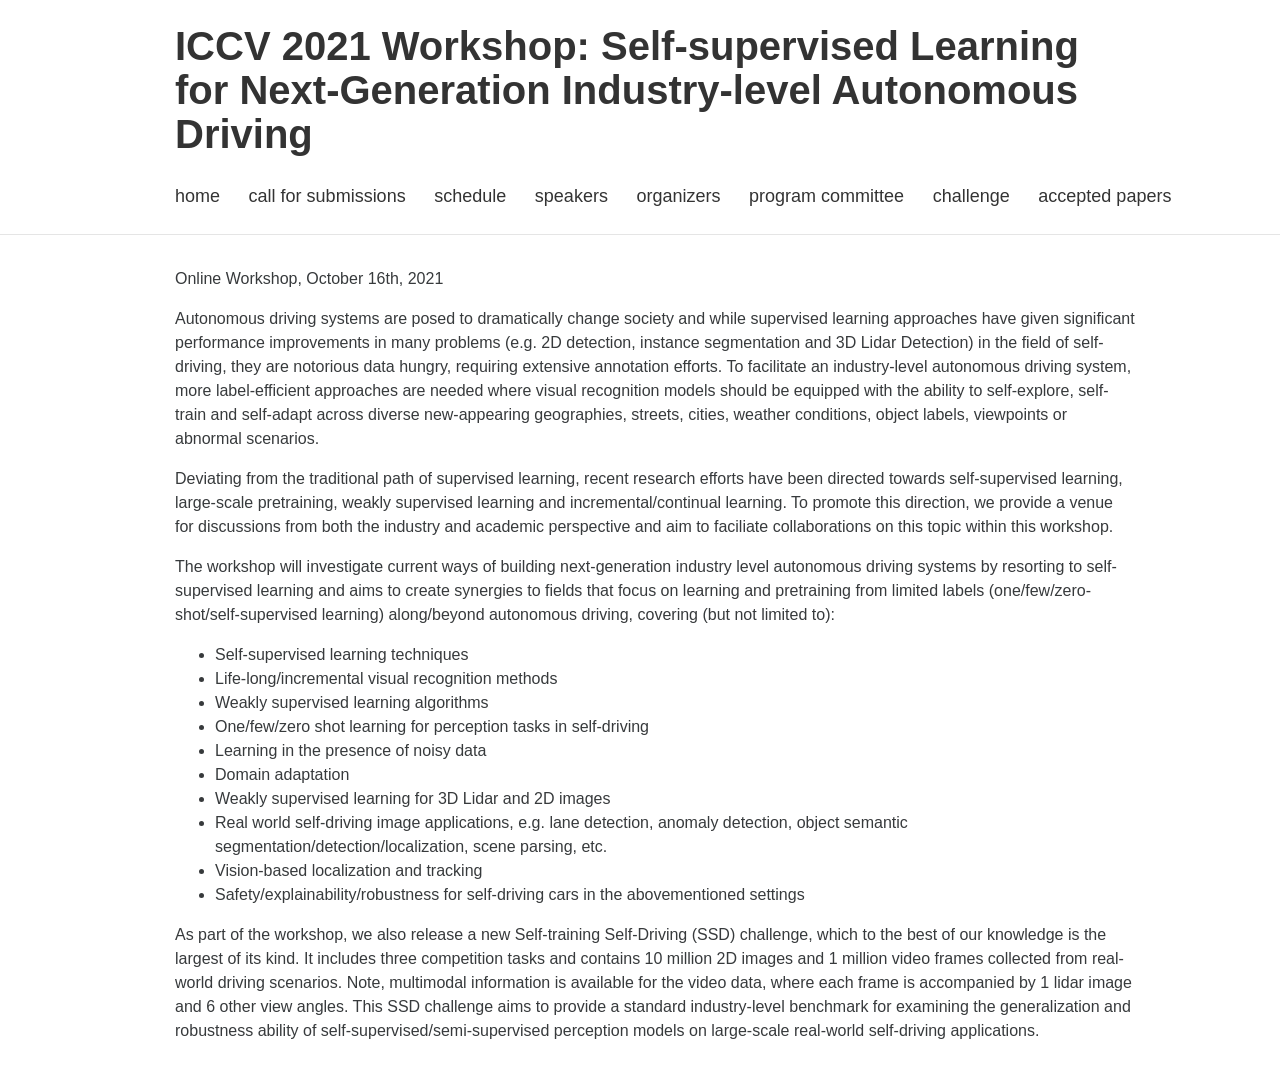
<file: index.html>
<!DOCTYPE html>
<html lang="en">

<head>
  <!-- Required meta tags always come first -->
  <meta charset="utf-8">
  <meta http-equiv="x-ua-compatible" content="ie=edge">
  <meta name="viewport" content="width=device-width, initial-scale=1, shrink-to-fit=no">

  <title> ICCV 2021 Workshop: Self-supervised Learning for Next-Generation Industry-level Autonomous Driving </title>

  <link rel="canonical" href="./index.html">
  <link rel="stylesheet" href="./theme/css/bootstrap.min.css">
  <link rel="stylesheet" href="./theme/css/font-awesome.min.css">
  <link rel="stylesheet" href="./theme/css/pygments/default.min.css">
  <link rel="stylesheet" href="./theme/css/style.css">
  <link rel="stylesheet" href="./theme/css/custom.css">


  <meta name="description" content="ICCV 2021 Workshop: Self-supervised Learning for Next-Generation Industry-level Autonomous Driving">
</head>

<body>
  <header class="header">
    <div class="container">
      <div class="row">
        <!-- <div class="col-xs-2">
          <a href="./">
            <img class="img-fluid" src=./images/logo.png alt="ML4H: Machine Learning for Health">
          </a>
        </div> -->
        <div class="col-xs-10">
          <h1 class="title" style="width:950px"><a href="./index.html">ICCV 2021 Workshop: Self-supervised Learning for Next-Generation Industry-level Autonomous Driving</a></h1>
          <br />
          <ul class="list-inline" style="width:max-content"> 
            <li class="list-inline-item"><a href="./index.html">Home</a></li>
            <li class="list-inline-item"><a href="./pages/call-for-participation.html">Call for Submissions</a></li>
            <li class="list-inline-item"><a href="./pages/schedule.html">Schedule</a></li>
            <li class="list-inline-item"><a href="./pages/speakers.html">Speakers</a></li>
            <li class="list-inline-item"><a href="./pages/organizers.html">Organizers</a></li>
            <li class="list-inline-item"><a href="./pages/Program Committee.html">Program Committee</a></li>
            <li class="list-inline-item"><a href="./pages/challenge.html">Challenge</a></li>
            <li class="list-inline-item"><a href="./pages/Accepted Paper.html">Accepted Papers</a></li>
          </ul>
        </div>
      </div>
    </div>
  </header>

  <div class="main">
    <div class="container">
      <h1>
</h1>

<article class="article">
  <div class="content">
    <div class="container">

<div class="row">
<!-- <div class="col-md-7"> -->
    <p>
        <!-- <b>
            ML4H 2020: a workshop at
            <a href="https://neurips.cc">NeurIPS 2020</a>
        </b> <br> -->
   Online Workshop,  October 16th, 2021
   
    
    </p>
  <!-- <p>
    Workshop Webpage: <a href='https://neurips.cc/virtual/2020/protected/workshop_16146.html'>https://neurips.cc/virtual/2020/protected/workshop_16146.html</a> -->
  <!-- <pstyle="color:grey;">Workshop Webpage -->
  </p>
    
    <p>Autonomous driving systems are posed to dramatically change society and while supervised learning approaches have given significant performance improvements in many problems (e.g. 2D detection, instance segmentation and 3D Lidar Detection) in the field of self-driving, they are notorious data hungry, requiring extensive annotation efforts. To facilitate an industry-level autonomous driving system, more label-efficient approaches are needed where visual recognition models should be equipped with the ability to self-explore, self-train and self-adapt across diverse new-appearing geographies, streets, cities, weather conditions, object labels, viewpoints or abnormal scenarios.</p> 

<p>Deviating from the traditional path of supervised learning, recent research efforts have been directed towards self-supervised learning, large-scale pretraining, weakly supervised learning and incremental/continual learning. To promote this direction, we provide a venue for discussions from both the industry and academic perspective and aim to faciliate collaborations on this topic within this workshop.</p> 


    <!-- <div></div> -->
<!-- </div> -->


    <!-- </div> -->

<!-- <div class="text"> -->
    <p>The workshop will investigate current ways of building next-generation industry level autonomous driving systems by resorting to self-supervised learning and aims to create synergies to fields that focus on learning and pretraining from limited labels (one/few/zero-shot/self-supervised learning) along/beyond autonomous driving, covering (but not limited to): </p>
    <ul>
      <li>
        Self-supervised learning techniques
      </li>
      <li>
        Life-long/incremental visual recognition methods
      </li>
      <li>
        Weakly supervised learning algorithms
      </li>
      <li>
        One/few/zero shot learning for perception tasks in self-driving
      </li>
      <li>
        Learning in the presence of noisy data
      </li>
      <li>
        Domain adaptation
      </li>
      <li>
        Weakly supervised learning for 3D Lidar and 2D images
      </li>
      <li>
        Real world self-driving image applications, e.g. lane detection, anomaly detection, object semantic segmentation/detection/localization, scene parsing, etc.
      </li>
      <li>
        Vision-based localization and tracking
      </li>
      <li>
        Safety/explainability/robustness for self-driving cars in the abovementioned settings
      </li>
    </ul>    
    <!-- <p>Apply for a <a href="https://forms.gle/SEc4Nj3RnmN6GN8e8">Travel Grant</a>.</p> -->


<p>As part of the workshop, we also release a new Self-training Self-Driving (SSD) challenge, which to the best of our knowledge is the largest of its kind. It includes three competition tasks and contains 10 million 2D images and 1 million video frames collected from real-world driving scenarios. Note, multimodal information is available for the video data, where each frame is accompanied by 1 lidar image and 6 other view angles. This SSD challenge aims to provide a standard industry-level benchmark for examining the generalization and robustness ability of self-supervised/semi-supervised perception models on large-scale real-world self-driving applications.</p>

</div>
  </div>
</article>
    </div>
  </div>

  <!-- <footer class="footer">
    <div class="container">
      <div class="row">
       <ul class="col-sm-6 list-inline">


          <li class="list-inline-item"><a href="./categories.html">Categories</a></li>

        </ul>
        <p class="col-sm-6 text-sm-right text-muted">
          <a href="https://github.com/ml4health/ml4health.github.io">
          source on github
          </a>
          /
          <a href="https://github.com/getpelican/pelican" target="_blank">powered by Pelican</a>
          /
          <a href="https://github.com/nairobilug/pelican-alchemy" target="_blank">&#x2728;</a>
        </p>
      </div>
    </div>
  </footer> -->
</body>

</html>
</file>
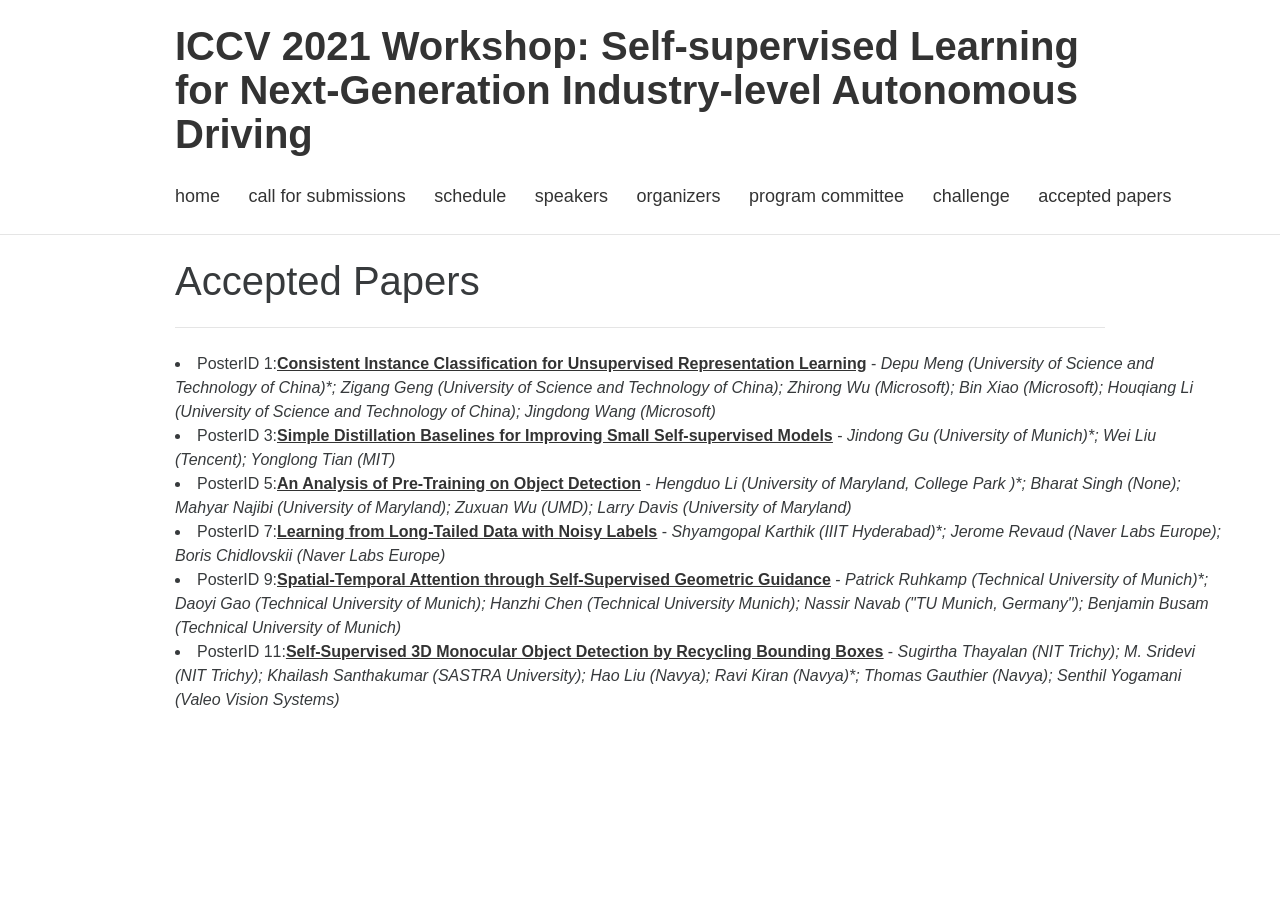
<file: pages/Accepted Paper.html>
<!DOCTYPE html>
<html lang="en">

<head>
  <!-- Required meta tags always come first -->
  <meta charset="utf-8">
  <meta http-equiv="x-ua-compatible" content="ie=edge">
  <meta name="viewport" content="width=device-width, initial-scale=1, shrink-to-fit=no">

  <title>Schedule | ICCV 2021 Workshop: Self-supervised Learning for Next-Generation Industry-level Autonomous Driving
</title>
  <link rel="canonical" href="../pages/Accepted Paper.html">



  <link rel="stylesheet" href="../theme/css/bootstrap.min.css">
  <link rel="stylesheet" href="../theme/css/font-awesome.min.css">
  <link rel="stylesheet" href="../theme/css/pygments/default.min.css">
  <link rel="stylesheet" href="../theme/css/style.css">
  <link rel="stylesheet" href="../theme/css/custom.css">


<meta name="description" content="…">
</head>

<body>
  <header class="header">
    <div class="container">
      <div class="row">
        <!-- <div class="col-xs-2">
          <a href="../">
            <img class="img-fluid" src=../images/logo.png alt="ML4H: Machine Learning for Health">
          </a>
        </div> -->
        <div class="col-xs-10">
          <h1 class="title" style="width:950px"><a href="../index.html">ICCV 2021 Workshop: Self-supervised Learning for Next-Generation Industry-level Autonomous Driving</a></h1>
          <!-- <p class="text-muted">Workshop at NeurIPS 2020</p> -->
          <br />
          <ul class="list-inline" style="width:max-content"> 
            <li class="list-inline-item"><a href="../index.html">Home</a></li>
            <li class="list-inline-item"><a href="../pages/call-for-participation.html">Call for Submissions</a></li>
            <li class="list-inline-item"><a href="../pages/schedule.html">Schedule</a></li>
            <li class="list-inline-item"><a href="../pages/speakers.html">Speakers</a></li>
            <li class="list-inline-item"><a href="../pages/organizers.html">Organizers</a></li>
            <li class="list-inline-item"><a href="../pages/Program Committee.html">Program Committee</a></li>
            <li class="list-inline-item"><a href="../pages/challenge.html">Challenge</a></li>
            <li class="list-inline-item"><a href="../pages/Accepted Paper.html">Accepted Papers</a></li>
          </ul>
        </div>
      </div>
    </div>
  </header>

  <div class="main">
    <div class="container">
      <h1>Accepted Papers
</h1>
      <hr>
<article class="article">
  <div class="content" id="test" style="width:1050px;">
<li>PosterID 1:<b><u><a href="https://sslad2021.github.io/files/2.pdf" target="_blank">Consistent Instance Classification for Unsupervised Representation Learning</a></u></b> - <i>Depu Meng (University of Science and Technology of China)*; Zigang Geng (University of Science and Technology of China); Zhirong Wu (Microsoft); Bin Xiao (Microsoft); Houqiang Li (University of Science and Technology of China); Jingdong Wang (Microsoft)</i></li>
<li>PosterID 3:<b><u><a href="https://sslad2021.github.io/files/12.pdf" target="_blank">Simple Distillation Baselines for Improving Small Self-supervised Models</a></u></b> - <i>Jindong Gu (University of Munich)*; Wei Liu (Tencent); Yonglong Tian (MIT)</i></li>
<li>PosterID 5:<b><u><a href="https://sslad2021.github.io/files/13.pdf" target="_blank">An Analysis of Pre-Training on Object Detection</a></u></b> - <i>Hengduo Li (University of Maryland, College Park )*; Bharat Singh (None); Mahyar Najibi (University of Maryland); Zuxuan Wu (UMD); Larry Davis (University of Maryland)</i></li>
<li>PosterID 7:<b><u><a href="https://sslad2021.github.io/files/14.pdf" target="_blank">Learning from Long-Tailed Data with Noisy Labels</a></u></b> - <i>Shyamgopal Karthik (IIIT Hyderabad)*; Jerome Revaud (Naver Labs Europe); Boris Chidlovskii (Naver Labs Europe)</i></li>
<li>PosterID 9:<b><u><a href="https://sslad2021.github.io/files/15.pdf" target="_blank">Spatial-Temporal Attention through Self-Supervised Geometric Guidance</a></u></b> - <i>Patrick Ruhkamp (Technical University of Munich)*; Daoyi Gao (Technical University of Munich); Hanzhi Chen (Technical University Munich); Nassir Navab ("TU Munich, Germany"); Benjamin Busam (Technical University of Munich)</i></li>
<li>PosterID 11:<b><u><a href="https://sslad2021.github.io/files/17.pdf" target="_blank">Self-Supervised 3D Monocular Object Detection by Recycling Bounding Boxes</a></u></b> - <i>Sugirtha Thayalan (NIT Trichy); M. Sridevi (NIT Trichy); Khailash Santhakumar (SASTRA University); Hao Liu (Navya); Ravi Kiran (Navya)*; Thomas Gauthier (Navya); Senthil Yogamani (Valeo Vision Systems)</i></li>

  </div>
  </div>
</article>
    </div>
  </div>

<!-- <script>
    document.getElementById("test").innerHTML = "";
</script> -->


</body>

</html>
</file>
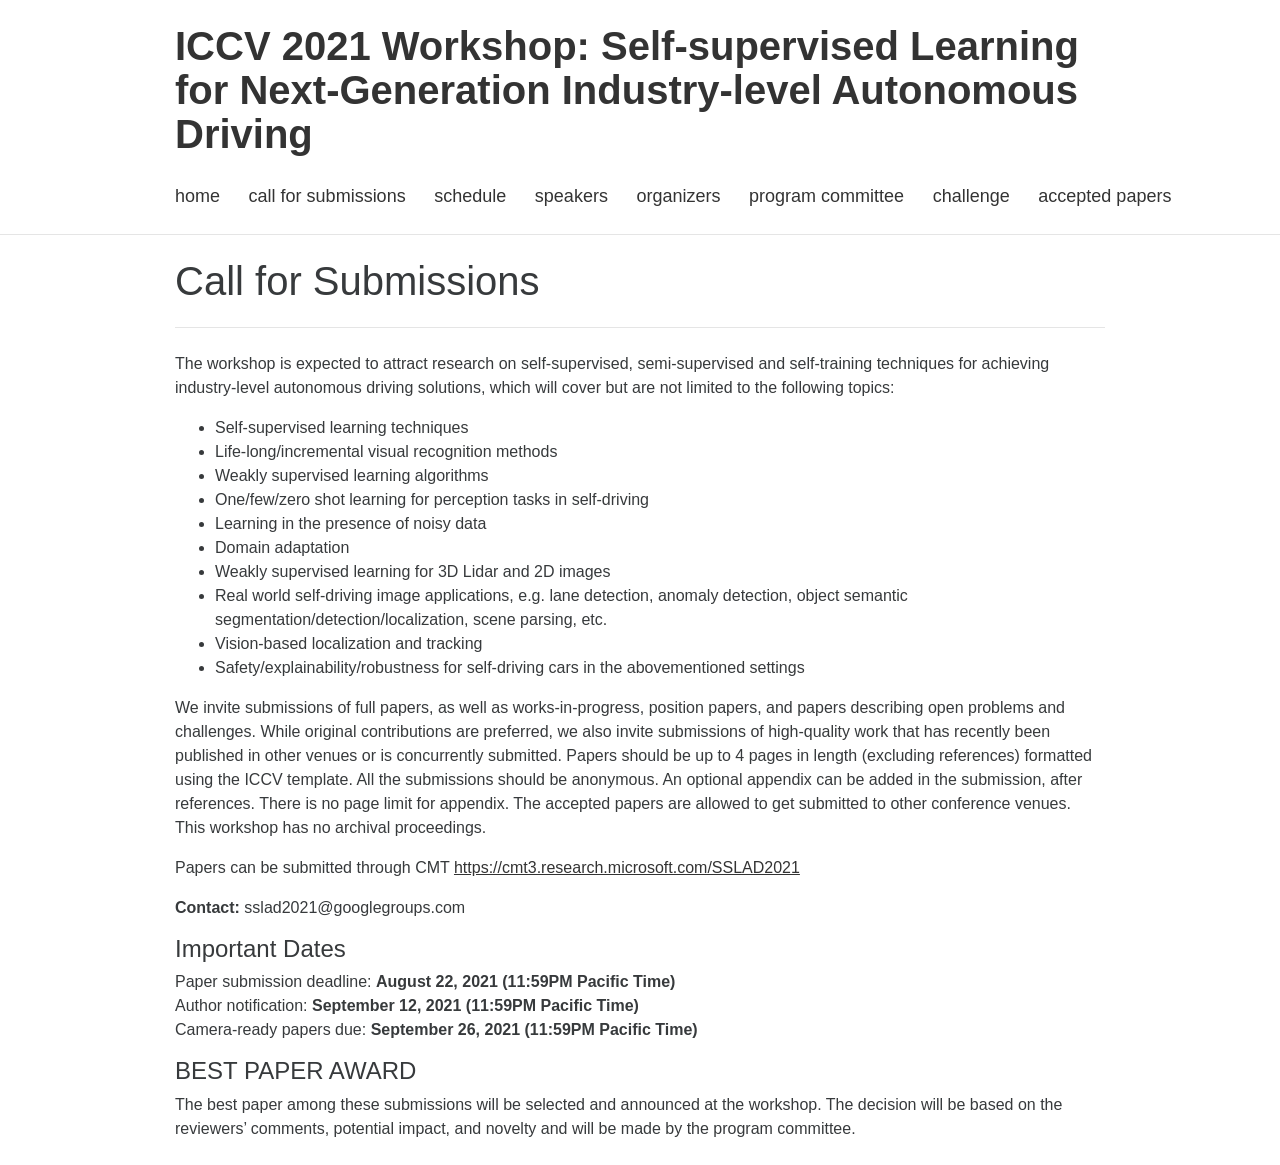
<file: pages/call-for-participation.html>
<!DOCTYPE html>
<html lang="en">

<head>
  <!-- Required meta tags always come first -->
  <meta charset="utf-8">
  <meta http-equiv="x-ua-compatible" content="ie=edge">
  <meta name="viewport" content="width=device-width, initial-scale=1, shrink-to-fit=no">

  <title>Call for Submissions | ICCV 2021 Workshop: Self-supervised Learning for Next-Generation Industry-level Autonomous Driving
</title>
  <link rel="canonical" href="../pages/call-for-participation.html">



  <link rel="stylesheet" href="../theme/css/bootstrap.min.css">
  <link rel="stylesheet" href="../theme/css/font-awesome.min.css">
  <link rel="stylesheet" href="../theme/css/pygments/default.min.css">
  <link rel="stylesheet" href="../theme/css/style.css">
  <link rel="stylesheet" href="../theme/css/custom.css">


<meta name="description" content="SSLAD2021 is expected to attract research on self-supervised, semi-supervised and self-training techniques for achieving industry-level autonomous driving solutions, which will cover but are not limited to the following topics…">
</head>

<body>
  <header class="header">
    <div class="container">
      <div class="row">
        <!-- <div class="col-xs-2">
          <a href="../">
            <img class="img-fluid" src=../images/logo.png alt="ML4H: Machine Learning for Health">
          </a>
        </div> -->
        <div class="col-xs-10">
          <h1 class="title" style="width:950px"><a href="../index.html">ICCV 2021 Workshop: Self-supervised Learning for Next-Generation Industry-level Autonomous Driving</a></h1>
          <!-- <p class="text-muted">Workshop at NeurIPS 2020</p> -->
          <br />
          <ul class="list-inline" style="width:max-content"> 
            <li class="list-inline-item"><a href="../index.html">Home</a></li>
            <li class="list-inline-item"><a href="../pages/call-for-participation.html">Call for Submissions</a></li>
            <li class="list-inline-item"><a href="../pages/schedule.html">Schedule</a></li>
            <li class="list-inline-item"><a href="../pages/speakers.html">Speakers</a></li>
            <!-- <li class="list-inline-item"><a href="../pages/mentorship.html">Mentorship</a></li> -->
            <!-- <li class="list-inline-item"><a href="../pages/resources.html">Resources</a></li> -->
            <li class="list-inline-item"><a href="../pages/organizers.html">Organizers</a></li>
            <li class="list-inline-item"><a href="../pages/Program Committee.html">Program Committee</a></li>
            <li class="list-inline-item"><a href="../pages/challenge.html">Challenge</a></li>
            <li class="list-inline-item"><a href="../pages/Accepted Paper.html">Accepted Papers</a></li>
          </ul>
        </div>
      </div>
    </div>
  </header>

  <div class="main">
    <div class="container">
      <h1>Call for Submissions</h1>
      <hr>
<article class="article">
  <div class="content">
    <p>The workshop is expected to attract research on self-supervised, semi-supervised and self-training techniques for achieving industry-level autonomous driving solutions, which will cover but are not limited to the following topics: </p>
    <ul>
      <li>
        Self-supervised learning techniques
      </li>
      <li>
        Life-long/incremental visual recognition methods
      </li>
      <li>
        Weakly supervised learning algorithms
      </li>
      <li>
        One/few/zero shot learning for perception tasks in self-driving
      </li>
      <li>
        Learning in the presence of noisy data
      </li>
      <li>
        Domain adaptation
      </li>
      <li>
        Weakly supervised learning for 3D Lidar and 2D images
      </li>
      <li>
        Real world self-driving image applications, e.g. lane detection, anomaly detection, object semantic segmentation/detection/localization, scene parsing, etc.
      </li>
      <li>
        Vision-based localization and tracking
      </li>
      <li>
        Safety/explainability/robustness for self-driving cars in the abovementioned settings
      </li>
    </ul>
    
    <p>We invite submissions of full papers, as well as works-in-progress, position papers, and papers describing open problems and challenges. While original contributions are preferred, we also invite submissions of high-quality work that has recently been published in other venues or is concurrently submitted. Papers should be up to 4 pages in length (excluding references) formatted using the ICCV template. All the submissions should be anonymous. An optional appendix can be added in the submission, after references. There is no page limit for appendix. The accepted papers are allowed to get submitted to other conference venues. This workshop has no archival proceedings.</p>
    
    <p> Papers can be submitted through CMT <a href='https://cmt3.research.microsoft.com/SSLAD2021'> https://cmt3.research.microsoft.com/SSLAD2021</a> </p>
    
    <p> <b>Contact:</b> sslad2021@googlegroups.com</p>
    
    <h4>Important Dates </h4>
    <p>Paper submission deadline: <b>August 22, 2021 (11:59PM Pacific Time)</b><br />
      Author notification: <b>September 12, 2021 (11:59PM Pacific Time)</b><br />
      Camera-ready papers due: <b>September 26, 2021 (11:59PM Pacific Time)</b></p>

    <h4>BEST PAPER AWARD</h4>
    The best paper among these submissions will be selected and announced at the workshop. The decision will be based on the reviewers’ comments, potential impact, and novelty and will be made by the program committee.
  </div>
</article>
</div>
</div>

<!-- 


  <footer class="footer">
    <div class="container">
      <div class="row">
       <ul class="col-sm-6 list-inline">


          <li class="list-inline-item"><a href="../categories.html">Categories</a></li>

        </ul>
        <p class="col-sm-6 text-sm-right text-muted">
          <a href="https://github.com/ml4health/ml4health.github.io">
          source on github
          </a>
          /
          <a href="https://github.com/getpelican/pelican" target="_blank">powered by Pelican</a>
          /
          <a href="https://github.com/nairobilug/pelican-alchemy" target="_blank">&#x2728;</a>
        </p>
      </div>
    </div>
  </footer> -->
</body>

</html>
</file>
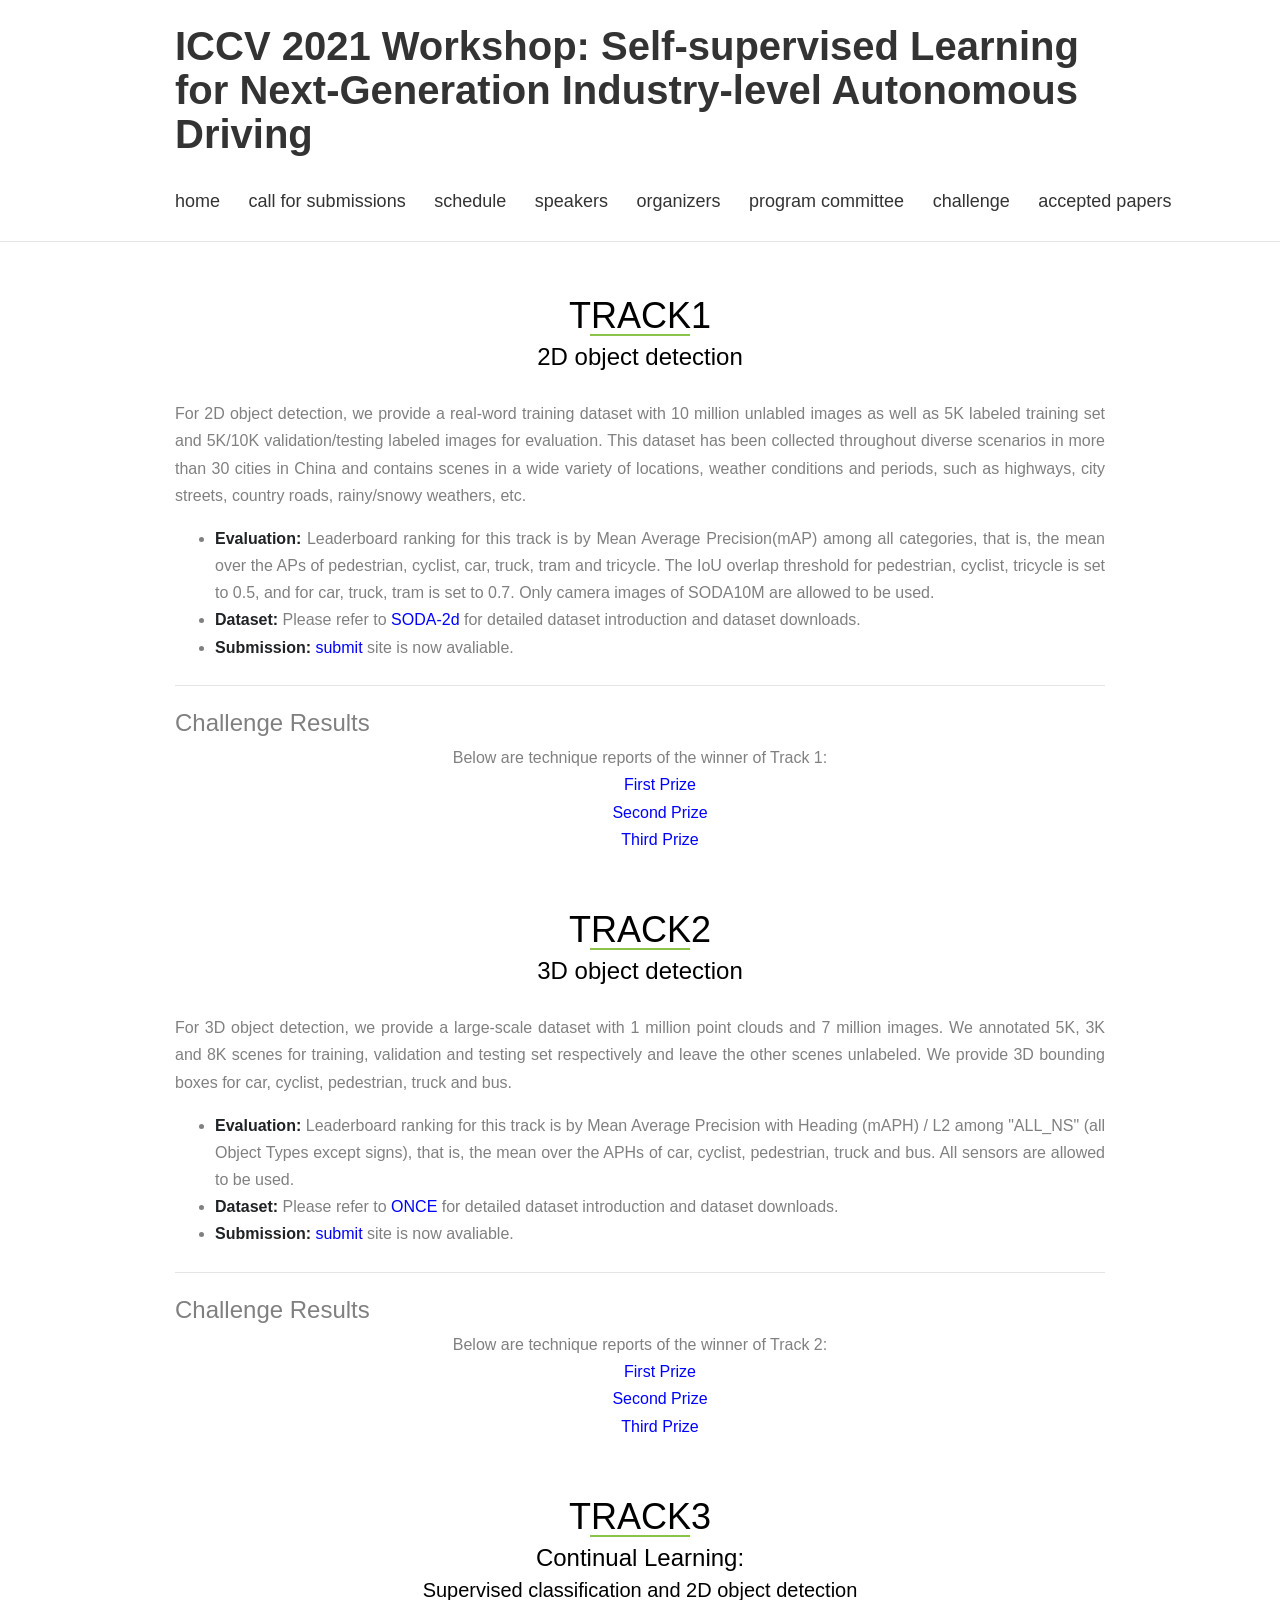
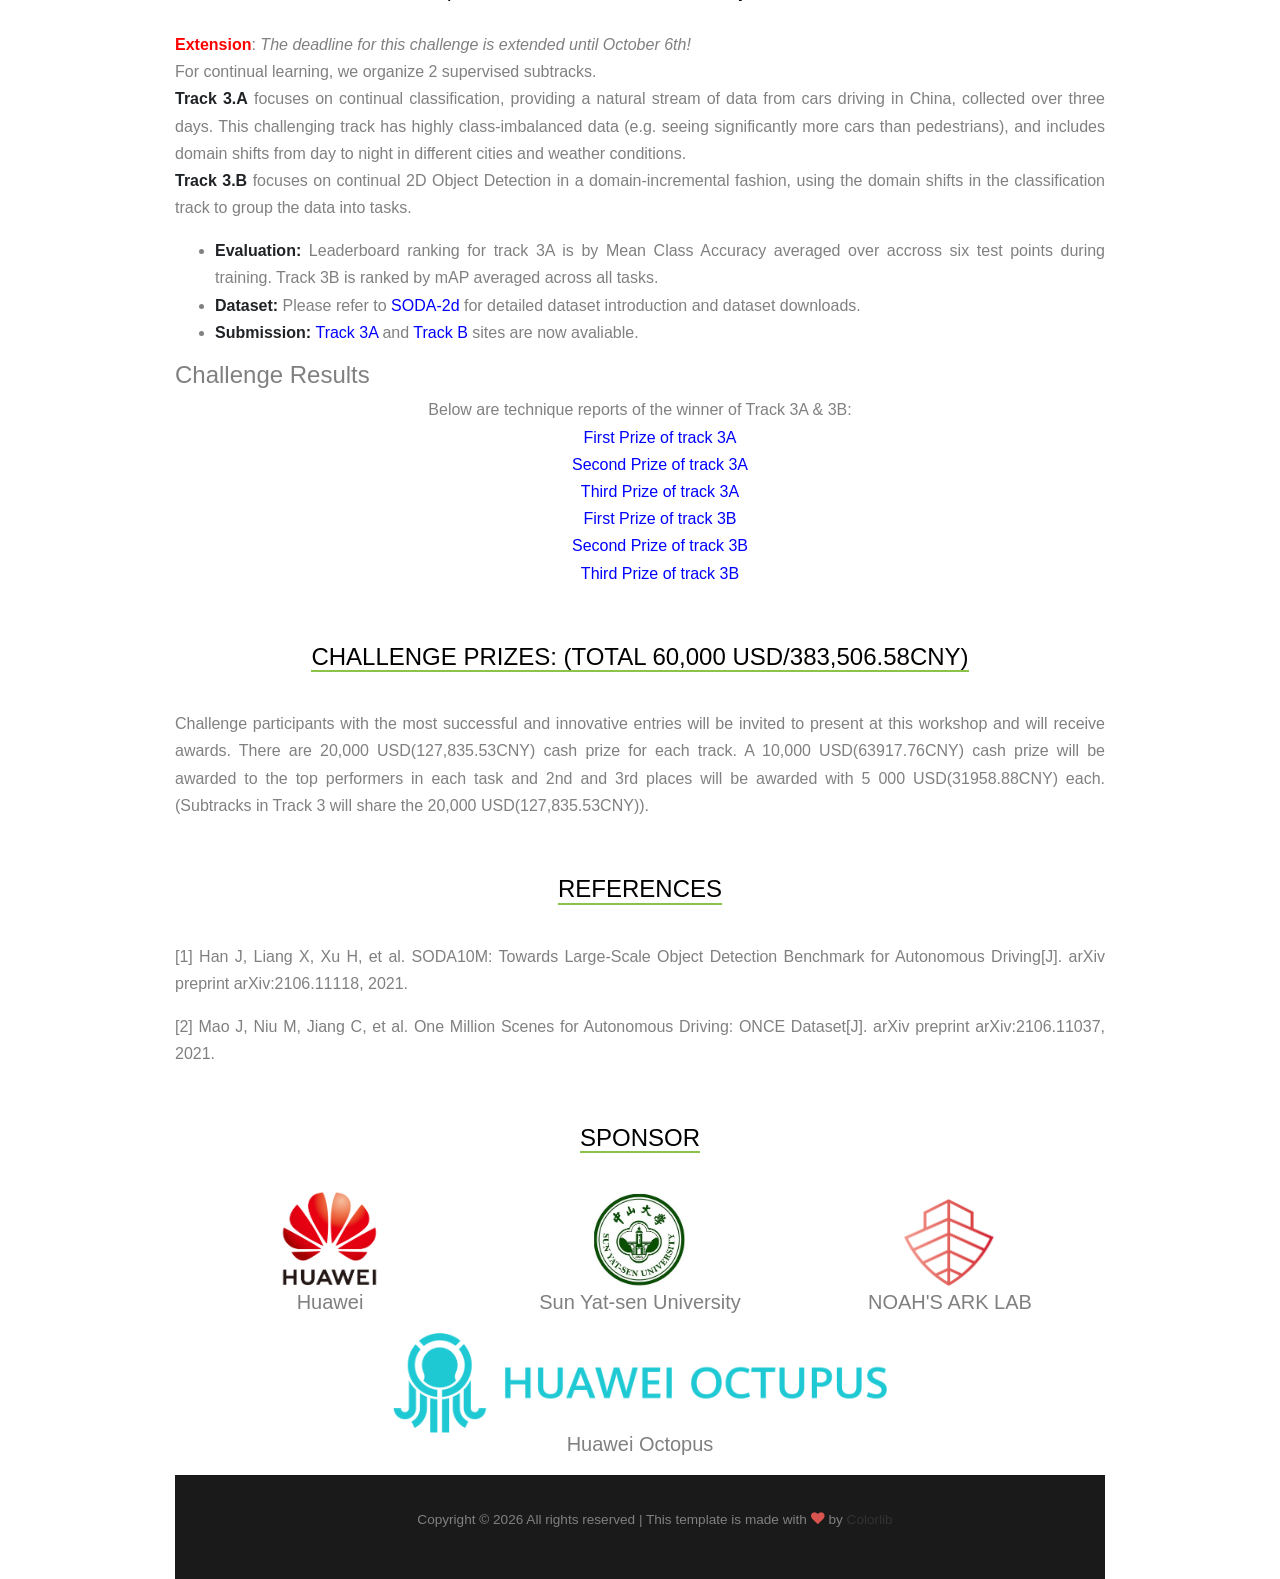
<file: pages/challenge.html>
<!DOCTYPE html>
<html lang="en">

<head>
  <title>Challenge</title>
  <meta charset="utf-8">
  <meta content="width=device-width, initial-scale=1, shrink-to-fit=no" name="viewport">
  <link rel="stylesheet" href="../theme/css/bootstrap.min.css">
  <link rel="stylesheet" href="../theme/css/font-awesome.min.css">
  <link rel="stylesheet" href="../theme/css/pygments/default.min.css">
  <link rel="stylesheet" href="../theme/css/style.css">
  <link rel="stylesheet" href="../theme/css/custom.css">
  <link href="../theme/fonts/icomoon/style.css" rel="stylesheet">
  <link href="../theme/css2/style.css" rel="stylesheet">

  <script>
    (function (i, s, o, g, r, a, m) {
      i['GoogleAnalyticsObject'] = r;
      i[r] = i[r] || function () {
        (i[r].q = i[r].q || []).push(arguments)
      }, i[r].l = 1 * new Date();
      a = s.createElement(o),
        m = s.getElementsByTagName(o)[0];
      a.async = 1;
      a.src = g;
      m.parentNode.insertBefore(a, m)
    })(window, document, 'script', 'https://www.google-analytics.com/analytics.js', 'ga');

    ga('create', 'UA-88572407-1', 'auto');
    ga('send', 'pageview');
  </script>
</head>

<body>

  <!--<body>-->
  <header class="header">
    <div class="container">
      <div class="row">
        <div class="col-xs-10">
          <h1 class="title" style="width:950px">
            <a href="../index.html">
              ICCV 2021 Workshop: Self-supervised Learning for Next-Generation Industry-level Autonomous Driving
            </a>

          </h1>
          <br />
          <ul class="list-inline" style="width:max-content">
            <li class="list-inline-item"><a href="../index.html">Home</a></li>
            <li class="list-inline-item"><a href="../pages/call-for-participation.html">Call for Submissions</a></li>
            <li class="list-inline-item"><a href="../pages/schedule.html">Schedule</a></li>
            <li class="list-inline-item"><a href="../pages/speakers.html">Speakers</a></li>
            <li class="list-inline-item"><a href="../pages/organizers.html">Organizers</a></li>
            <li class="list-inline-item"><a href="../pages/Program Committee.html">Program Committee</a></li>
            <li class="list-inline-item"><a href="../pages/challenge.html">Challenge</a></li>
            <li class="list-inline-item"><a href="../pages/Accepted Paper.html">Accepted Papers</a></li>
          </ul>
        </div>
      </div>
    </div>
  </header>
<!--<p><p><p>-->
  <br />
  <br />
  <div class="site-section">
    <div class="container">
      <div class="row middle">
        <!-- Challenge 1-->
        <div class="col-lg-12" id="challenge1">
          <div class="section-title">
            <h1>Track1</h1>
            <h4>2D object detection</h4>
          </div>
          <div class="trend-entry d-flex">
            <div class="trend-contents">
              <p>
                For 2D object detection, we provide a real-word training dataset with 10 million unlabled images as well as 5K labeled training set and 5K/10K validation/testing labeled images for evaluation. This dataset has been collected throughout diverse scenarios in more than 30 cities in China and contains scenes in a wide variety of locations, weather conditions and periods, such as highways, city streets, country roads, rainy/snowy weathers, etc.
              </p>

              <ul>
                <li><strong>Evaluation:</strong> Leaderboard ranking for this track is by Mean Average Precision(mAP) among all categories, that is, the mean over the APs of pedestrian, cyclist, car, truck, tram and tricycle. The IoU overlap threshold for pedestrian, cyclist, tricycle is set to 0.5, and for car, truck, tram is set to 0.7. Only camera images of SODA10M are allowed to be used.</li>
                <li><strong>Dataset: </strong> Please refer to <a href="https://soda-2d.github.io/"> SODA-2d </a> for detailed dataset introduction and dataset downloads. <br /></li>
                <li><strong>Submission: </strong><a href="https://competitions.codalab.org/competitions/33288">submit</a> site is now avaliable.
                </li>
              </ul>
            </div>
            <hr>
            <h4>Challenge Results</h4>
            <div style="text-align: center">Below are technique reports of the winner of Track 1:</div>
            <ul style="text-align:center;list-style-type: none;">
              <li><a href="../files/1_1.pdf">First Prize</a></li>
              <li><a href="../files/1_2.pdf">Second Prize</a></li>
              <li><a href="../files/1_3.pdf">Third Prize</a></li>
            </ul>
          </div>
        </div>

        <div class="col-lg-12" id="challenge2">
          <div class="section-title">
            <br />
            <h1>Track2</h1>
            <h4>3D object detection</h4>
          </div>
          <div class="trend-entry d-flex">
            <div class="trend-contents">
              <p>
                For 3D object detection, we provide a large-scale dataset with 1 million point clouds and 7 million images. We annotated 5K, 3K and 8K scenes for training, validation and testing set respectively and leave the other scenes unlabeled. We provide 3D bounding boxes for car, cyclist, pedestrian, truck and bus.
              </p>

              <ul>
                <li><strong>Evaluation:</strong> Leaderboard ranking for this track is by Mean Average Precision with Heading (mAPH) / L2 among "ALL_NS" (all Object Types except signs), that is, the mean over the APHs of car, cyclist, pedestrian, truck and bus. All sensors are allowed to be used. </li>
                <li><strong>Dataset: </strong> Please refer to <a href="https://once-for-auto-driving.github.io/"> ONCE </a> for detailed dataset introduction and dataset downloads.
                </li>
                <li><strong>Submission: </strong> <a href="https://competitions.codalab.org/competitions/33236">submit</a>  site is now avaliable.
              </ul>
            </div>
            <hr>
            <h4>Challenge Results</h4>
            <div style="text-align: center">Below are technique reports of the winner of Track 2:</div>
            <ul style="text-align:center;list-style-type: none;">
              <li><a href="../files/2_1.pdf">First Prize</a></li>
              <li><a href="../files/2_2.pdf">Second Prize</a></li>
              <li><a href="../files/2_3pdf">Third Prize</a></li>
            </ul>
          </div>
        </div>

        <div class="col-lg-12" id="challenge2">
          <div class="section-title">
            <br />
            <h1>Track3</h1>
            <h4>Continual Learning:</h4>
            <h5>Supervised classification and 2D object detection</h5>
          </div>
          <div class="trend-entry d-flex">
            <div class="trend-contents">
              <strong style="color: red;">Extension</strong>: <i>The deadline for this challenge is extended until October 6th!</i>
              <p>
                For continual learning, we organize 2 supervised subtracks.
                <br><strong>Track 3.A</strong> focuses on continual classification, providing a natural stream of data from cars driving in China, collected over three days. This challenging track has highly class-imbalanced data (e.g. seeing significantly more cars than pedestrians), and includes domain shifts from day to night in different cities and weather conditions.
                <br><strong>Track 3.B</strong> focuses on continual 2D Object Detection in a domain-incremental fashion, using the domain shifts in the classification track to group the data into tasks.
              </p>
              <ul>
                <li><strong>Evaluation:</strong> Leaderboard ranking for track 3A is by Mean Class Accuracy averaged over accross six test points during training. Track 3B is ranked by mAP averaged across all tasks.</li>
                <li><strong>Dataset: </strong> Please refer to <a href="https://soda-2d.github.io/"> SODA-2d </a> for detailed dataset introduction and dataset downloads. <br /></li>
                <li><strong>Submission: </strong> <a href="https://competitions.codalab.org/competitions/33830">Track 3A</a> and <a href="https://competitions.codalab.org/competitions/33993">Track 
                  B</a> sites are now avaliable.</li>
              </ul>
            </div>
            <h4>Challenge Results</h4>
            <div style="text-align: center">Below are technique reports of the winner of Track 3A & 3B:</div>
            <ul style="text-align:center;list-style-type: none;">
              <li><a href="../files/3A_1.pdf">First Prize of track 3A</a></li>
              <li><a href="../files/3A_2.pdf">Second Prize of track 3A</a></li>
              <li><a href="../files/3A_3.pdf">Third Prize of track 3A</a></li>
              <li><a href="../files/3B_1.pdf">First Prize of track 3B</a></li>
              <li><a href="../files/3B_2.pdf">Second Prize of track 3B</a></li>
              <li><a href="../files/3B_3.pdf">Third Prize of track 3B</a></li>
            </ul>
          </div>
        </div>

        <!-- Challenge 3-->
        <!-- add content -->
        <div class="col-lg-12" id="awards">
          <br />
          <div class="section-title">
            <h2>CHALLENGE PRIZES: (TOTAL 60,000 USD/383,506.58CNY)</h2>
          </div>
          <div class="trend-entry d-flex">
            <div class="trend-contents">
              <p>
                Challenge participants with the most successful and innovative entries will be invited to present at this workshop and will receive awards. There are 20,000 USD(127,835.53CNY) cash prize for each track. A 10,000 USD(63917.76CNY) cash prize will be awarded to the top performers in each task and 2nd and 3rd places will be awarded with 5 000 USD(31958.88CNY) each. (Subtracks in Track 3 will share the 20,000 USD(127,835.53CNY)).
              </p>
            </div>
          </div>
        </div>

        <!-- References -->
        <div class="col-lg-12" id="reference">
        <br />
          <div class="section-title">
            <h2>References</h2>
          </div>
          <div class="trend-entry d-flex">
            <div class="trend-contents">
              <p>[1] Han J, Liang X, Xu H, et al. SODA10M: Towards Large-Scale Object Detection Benchmark for Autonomous Driving[J]. arXiv preprint arXiv:2106.11118, 2021.</p>
              <p>[2] Mao J, Niu M, Jiang C, et al. One Million Scenes for Autonomous Driving: ONCE Dataset[J]. arXiv preprint arXiv:2106.11037, 2021.</p>
<!--                             <p>[1] Wenge Liu, Jianheng Tang, Jinghui Qin, Lin Xu, Zhen Li, Xiaodan Liang. MedDG: A
                Large-scale Medical Consultation Dataset for Building Medical Dialogue System. Arxiv,
                2020.</p>
              <p>[2] Shuai Lin, Pan Zhou, Xiaodan Liang, Jianheng Tang, Ruihui Zhao, Ziliang Chen, Liang
                Lin. Graph-Evolving Meta-Learning for Low-Resource Medical Dialogue Generation. In AAAI,
                2021.</p>
              <p>[3] Suchin Gururangan, Ana Marasović, Swabha Swayamdipta, Kyle Lo, Iz Beltagy, Doug Downey,
                Noah A. Smith. Don't Stop Pretraining: Adapt Language Models to Domains and Tasks. In ACL, 2020.
              <p>[4] Guangtao Zeng, Wenmian Yang, Zeqian Ju, Yue Yang, Sicheng Wang, Ruisi Zhang, Meng Zhou,
                Jiaqi Zeng, Xiangyu Dong, Ruoyu Zhang, Hongchao Fang, Penghui Zhu, Shu Chen, Pengtao Xie.
                MedDialog: Large-scale Medical Dialogue Datasets. In EMNLP, 2020.</p>
              <p>[5] Zhongyu Wei, Qianlong Liu, Baolin Peng, Huaixiao Tou, Ting Chen, Xuanjing Huang,
                Kam-fai Wong, Xiangying Dai. Task-oriented Dialogue System for Automatic Diagnosis. In
                ACL, 2018.</p>
              <p>[6] Lin Xu, Qixian Zhou, Ke Gong, Xiaodan Liang, Jianheng Tang, Liang Lin. End-to-End
                Knowledge-Routed Relational Dialogue System for Automatic Diagnosis. In AAAI, 2019.</p>
              <p>[7] Yuan Xia, Jingbo Zhou, Zhenhui Shi, Chao Lu, Haifeng Huang. Generative Adversarial
                Regularized Mutual Information Policy Gradient Framework for Automatic Diagnosis. In AAAI 2020.</p> -->
            </div>
          </div>
        </div>

        <!-- Spanner Area Start-->
        <div class="col-lg-12 with-img" id="spanner">
          <br />
          <div class="section-title">
            <h2>Sponsor</h2>
          </div>
          <div class="trend-entry d-flex" style="background-color: green;">
            <!-- pic No.2 -->
            <div class="col-xs-6 col-md-4 spanner-pic-box">
              <div class="thumbnail">
                <a href="https://www.huawei.com/cn/">
                  <img src="../images/sponsor/huawei.png" alt="Huawei"
                    class="spanner-img" align="center">
                  <div>
                    <h5>Huawei</h5>
                  </div>
                </a>
              </div>
            </div>

            

            <div class="col-xs-6 col-md-4 spanner-pic-box">
              <div class="thumbnail">
                <a href="http://www.sysu.edu.cn/cn/index.htm">
                  <img src="../images/sponsor/sysu.jpeg" alt="Sun Yat-sen University" style="height: 100px", align="center">
                  <div>
                    <h5>Sun Yat-sen University</h5>
                  </div>
                </a>
              </div>
            </div>

            <div class="col-xs-6 col-md-4 spanner-pic-box">
              <div class="thumbnail">
                <a href="https://www.noahlab.com.hk/#/home">
                  <img src="../images/sponsor/noah.png" alt="Noah's Ark LAB" style="height: 100px", align="center">
                  <div>
                    <h5>NOAH'S ARK LAB</h5>
                  </div>
                </a>
              </div>
            </div>

            <div class="col-xs-6 col-md-12 spanner-pic-box">
              <div class="thumbnail">
                <a href="https://auto.huawei.com/product/index?locale=en-US">
                  <img src="../images/sponsor/2x.png" alt="Huawei Octopus" style="height: 100px", align="center">
                  <div>
                    <h5>Huawei Octopus</h5>
                  </div>
                </a>
              </div>
            </div>

          </div>
        </div>
        <!-- Spanner Area End-->
        <!-- Organization Team Start-->
<!--         <div class="col-lg-12 with-img" id="organization">
          <br /><br />
          <div class="section-title">
            <h2>Organization Team</h2>
          </div>
          <div class="trend-entry d-flex" style="background-color: green;">
            <div class="col-xs-6 col-md-3 org-pic-box">
              <div class="thumbnail">
                <div>
                  <h6>Yamin Li</h6>
                </div>
              </div>
            </div>
            <div class="col-xs-6 col-md-3 org-pic-box">
              <div class="thumbnail">
                <div>
                  <h6>Jingheng Chen</h6>
                </div>
              </div>
            </div>
            <div class="col-xs-6 col-md-3 org-pic-box">
              <div class="thumbnail">
                <div>
                  <h6>Liangwei Yue</h6>
                </div>
              </div>
            </div>
            <div class="col-xs-6 col-md-3 org-pic-box">
              <div class="thumbnail">
                <div>
                  <h6>Hao Chen</h6>
                </div>
              </div>
            </div>
            <div class="col-xs-6 col-md-3 org-pic-box">
              <div class="thumbnail">
                <div>
                  <h6>Yinqiang Wang</h6>
                </div>
              </div>
            </div>
            <div class="col-xs-6 col-md-3 org-pic-box">
              <div class="thumbnail">
                <div>
                  <h6>Li Jiang</h6>
                </div>
              </div>
            </div>
            <div class="col-xs-6 col-md-3 org-pic-box">
              <div class="thumbnail">
                <div>
                  <h6>Zaiwang Li</h6>
                </div>
              </div>
            </div>
            <div class="col-xs-6 col-md-3 org-pic-box">
              <div class="thumbnail">
                <div>
                  <h6>Shenjin Jing</h6>
                </div>
              </div>
            </div>
            <div class="col-xs-6 col-md-3 org-pic-box">
              <div class="thumbnail">
                <div>
                  <h6>Chaoqiang Ye</h6>
                </div>
              </div>
            </div>
            <div class="col-xs-6 col-md-3 org-pic-box">
              <div class="thumbnail">
                <div>
                  <h6>Minzhe Niu</h6>
                </div>
              </div>
            </div>
            <div class="col-xs-6 col-md-3 org-pic-box">
              <div class="thumbnail">
                <div>
                  <h6>Jianhua Han</h6>
                </div>
              </div>
            </div>
            <div class="col-xs-6 col-md-3 org-pic-box">
              <div class="thumbnail">
                <div>
                  <h6>Xiwen Liang</h6>
                </div>
              </div>
            </div>
          </div>
        </div>


      </div>
    </div> -->

    <!-- pic No.1 -->
<!--                         <div class="col-xs-6 col-md-3 org-pic-box">
              <div class="thumbnail">
                <a href="https://lemondan.github.io/">
                  <img src="../images/challengeteam/xiaodanLiang.png" alt="XiaodanLiang" align="center"
                    class="org-img">
                  <div>
                    <h6>Xiaodan Liang</h6>
                  </div>
                </a>
                <p class="org-pic-description">xdliang328@gmail.com
                  <br />
                </p>
              </div>
            </div>
 -->                        <!-- pic No.6 -->
    <!-- END section -->
          <br /><br />

  </div>
  <!-- .site-wrap -->
  <!-- loader -->
  <div class="show fullscreen" id="loader">
    <svg class="circular" height="48px" width="48px">
      <circle class="path-bg" cx="24" cy="24" fill="none" r="22" stroke="#eeeeee" stroke-width="4" />
      <circle class="path" cx="24" cy="24" fill="none" r="22" stroke="#ff5e15" stroke-miterlimit="10"
        stroke-width="4" />
    </svg>
  </div>

    <div class="footer">
      <div class="container">
        <div class="row">
          <div class="col-12">
            <div class="copyright">
              <p>
                <!-- Link back to Colorlib can't be removed. Template is licensed under CC BY 3.0. -->
                Copyright &copy;
                <script>document.write(new Date().getFullYear());</script>
                All rights reserved | This template is made with <i aria-hidden="true"
                  class="icon-heart text-danger"></i> by
                <a href="https://colorlib.com" target="_blank" style="text-decoration: none;">Colorlib</a>
                <!-- Link back to Colorlib can't be removed. Template is licensed under CC BY 3.0. -->
              </p>
            </div>
          </div>
        </div>
      </div>
    </div>


  <script src="../theme/js/jquery-3.3.1.min.js"></script>
  <script src="../theme/js/jquery-migrate-3.0.1.min.js"></script>
  <script src="../theme/js/jquery-ui.js"></script>
  <script src="../theme/js/popper.min.js"></script>
  <script src="../theme/js/bootstrap.min.js"></script>
  <script src="../theme/js/owl.carousel.min.js"></script>
  <script src="../theme/js/jquery.stellar.min.js"></script>
  <script src="../theme/js/jquery.countdown.min.js"></script>
  <script src="../theme/js/bootstrap-datepicker.min.js"></script>
  <script src="../theme/js/jquery.easing.1.3.js"></script>
  <script src="../theme/js/aos.js"></script>
  <script src="../theme/js/jquery.fancybox.min.js"></script>
  <script src="../theme/js/jquery.sticky.js"></script>
  <script src="../theme/js/jquery.mb.YTPlayer.min.js"></script>


  <script src="../theme/js/main.js"></script>

</body>

</html>
</file>
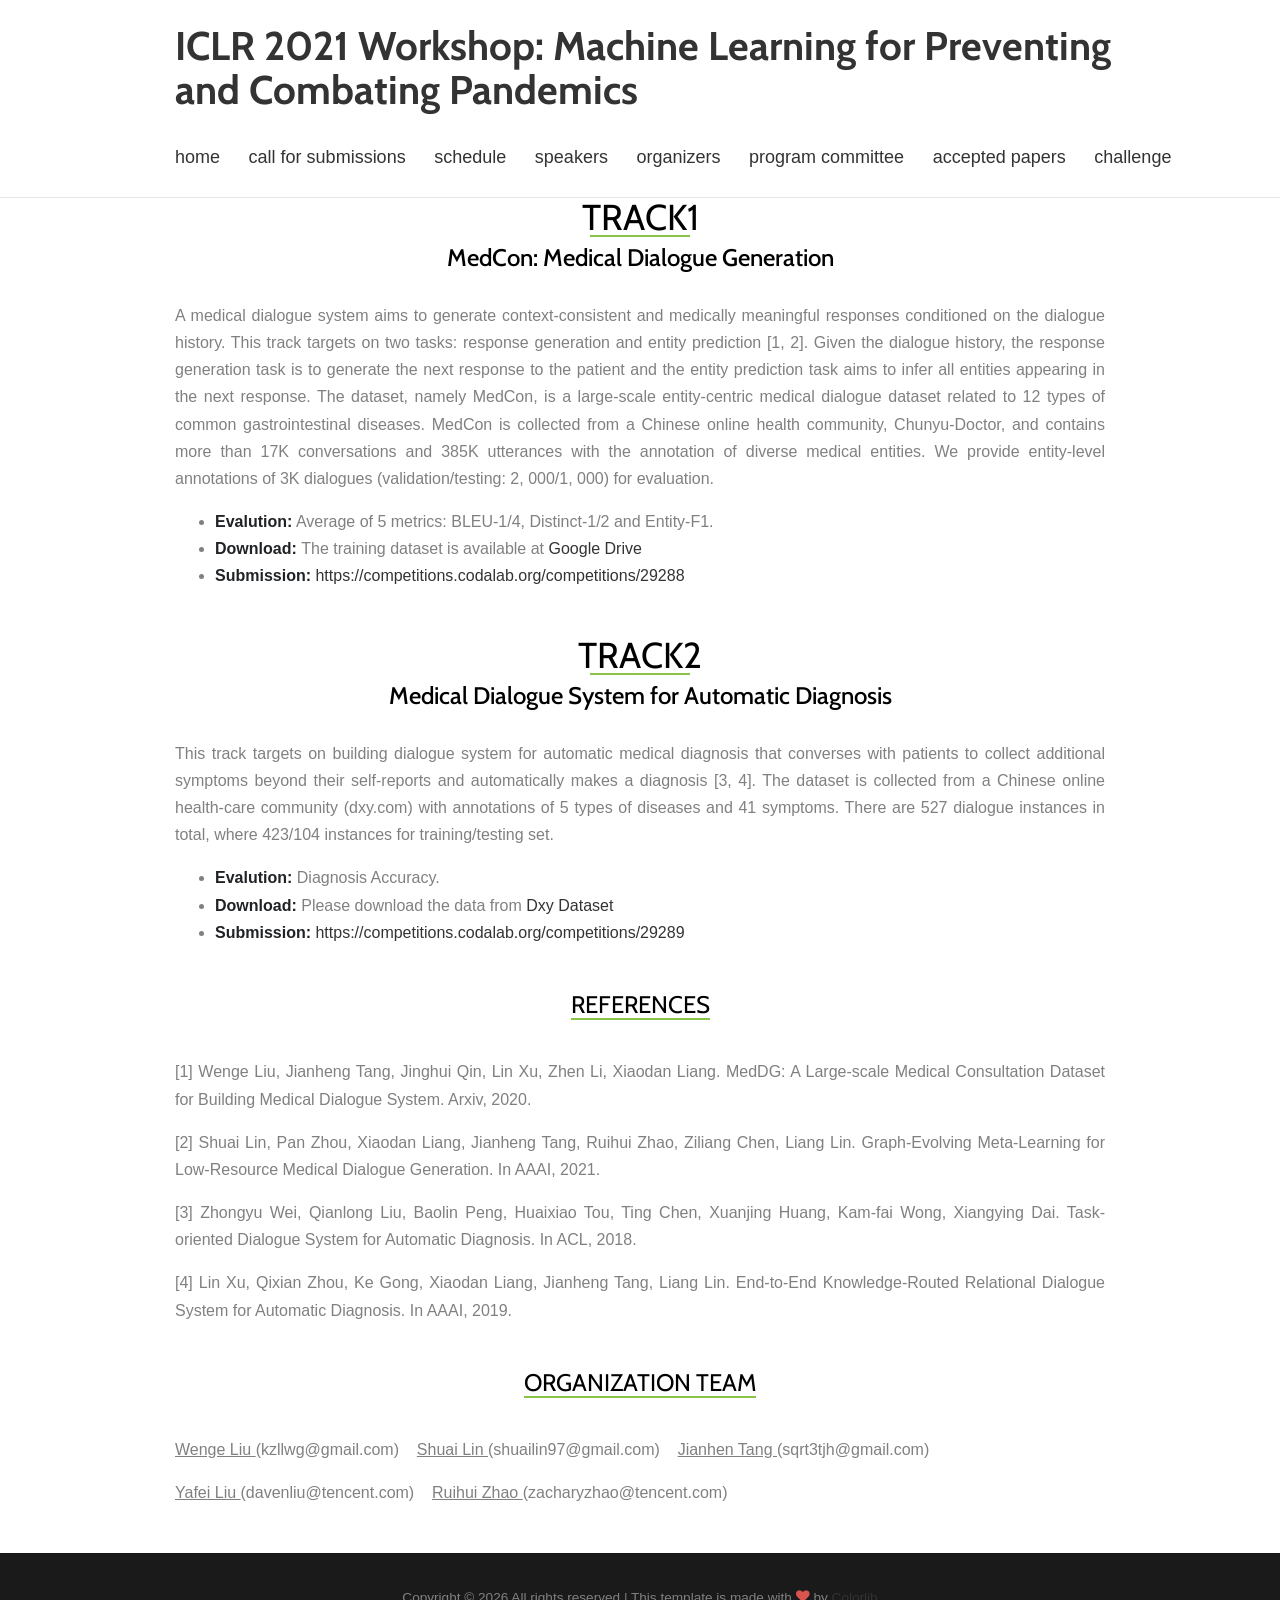
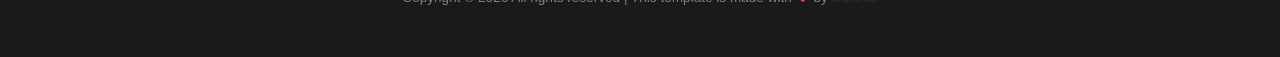
<file: pages/challenge_o.html>
<!DOCTYPE html>
<html lang="en">

<head>
    <title>Challenge</title>
    <meta charset="utf-8">
    <meta content="width=device-width, initial-scale=1, shrink-to-fit=no" name="viewport">


    <link href="https://fonts.googleapis.com/css?family=B612+Mono|Cabin:400,700&display=swap" rel="stylesheet">

    <link href="../theme/fonts/icomoon/style.css" rel="stylesheet">

    <!--bootstrap pass -->
    <link crossorigin="anonymous" href="https://stackpath.bootstrapcdn.com/bootstrap/4.4.1/css/bootstrap.min.css"
        integrity="sha384-Vkoo8x4CGsO3+Hhxv8T/Q5PaXtkKtu6ug5TOeNV6gBiFeWPGFN9MuhOf23Q9Ifjh" rel="stylesheet">

    <link href="../theme/css2/jquery-ui.css" rel="stylesheet">
    <link href="../theme/css2/owl.carousel.min.css" rel="stylesheet">
    <link href="../theme/css2/owl.theme.default.min.css" rel="stylesheet">
    <!-- <link href="../theme/css2/owl.theme.default.min.css" rel="stylesheet"> -->

    <link href="../theme/css2/jquery.fancybox.min.css" rel="stylesheet">

    <link href="../theme/fonts/flaticon/font/flaticon.css" rel="stylesheet">

    <link href="../theme/css2/aos.css" rel="stylesheet">
    <link href="../theme/css2/jquery.mb.YTPlayer.min.css" media="all" rel="stylesheet" type="text/css">

    <link rel="stylesheet" href="../theme/css/bootstrap.min.css">
    <link rel="stylesheet" href="../theme/css/font-awesome.min.css">
    <link rel="stylesheet" href="../theme/css/pygments/default.min.css">
    <link rel="stylesheet" href="../theme/css/style.css">
    <link rel="stylesheet" href="../theme/css/custom.css">
    
    <!-- 1 -->
    <link href="../theme/css2/style.css" rel="stylesheet">





    <!-- HTML5 shim and Respond.js for IE8 support of HTML5 elements and media queries -->
    <!--[if lt IE 9]>
    <script src="https://oss.maxcdn.com/html5shiv/3.7.2/html5shiv.min.js"></script>
    <script src="https://oss.maxcdn.com/respond/1.4.2/respond.min.js"></script>
    <![endif]-->
    <script>
        (function (i, s, o, g, r, a, m) {
            i['GoogleAnalyticsObject'] = r;
            i[r] = i[r] || function () {
                (i[r].q = i[r].q || []).push(arguments)
            }, i[r].l = 1 * new Date();
            a = s.createElement(o),
                m = s.getElementsByTagName(o)[0];
            a.async = 1;
            a.src = g;
            m.parentNode.insertBefore(a, m)
        })(window, document, 'script', 'https://www.google-analytics.com/analytics.js', 'ga');

        ga('create', 'UA-88572407-1', 'auto');
        ga('send', 'pageview');
    </script>
</head>

<!--<!DOCTYPE html>-->
<!--<html lang="en">-->

<!--<head>-->
<!--  &lt;!&ndash; Required meta tags always come first &ndash;&gt;-->
<!--  <meta charset="utf-8">-->
<!--  <meta http-equiv="x-ua-compatible" content="ie=edge">-->
<!--  <meta name="viewport" content="width=device-width, initial-scale=1, shrink-to-fit=no">-->

<!--  <title> ICLR 2021 Workshop: Machine Learning for Preventing and Combating Pandemics-->
<!--</title>-->
<!--  <link rel="canonical" href="./index.html">-->



<!--  <link rel="stylesheet" href="../theme/css/bootstrap.min.css">-->
<!--  <link rel="stylesheet" href="../theme/css/font-awesome.min.css">-->
<!--  <link rel="stylesheet" href="../theme/css/pygments/default.min.css">-->
<!--  <link rel="stylesheet" href="../theme/css/style.css">-->
<!--  <link rel="stylesheet" href="../theme/css/custom.css">-->


<!--<meta name="description" content="ICLR 2021 Workshop: Machine Learning for Preventing and Combating Pandemics">-->
<!--</head>-->

<!-- <body data-offset="300" data-spy="scroll" data-target=".site-navbar-target"> -->
<body>

    <!--<body>-->
    <header class="header">
        <div class="container">
            <div class="row">
                <div class="col-xs-10">
                    <!-- <h1 class="title" style="width:950px"><a href="../">ICLR 2021 Workshop: Machine Learning for Preventing and Combating Pandemics</a></h1> -->
                    <h1 class="title" style="width:950px">
                        <a href="../">
                            ICLR 2021 Workshop: Machine Learning for Preventing and Combating Pandemics
                        </a>
                        
                    </h1>
                    <br />
                    <ul class="list-inline" style="width:max-content">
                        <li class="list-inline-item"><a href="../index.html">Home</a></li>
                        <li class="list-inline-item"><a href="../pages/call-for-participation.html">Call for
                                Submissions</a></li>
                        <li class="list-inline-item"><a href="../pages/schedule.html">Schedule</a></li>
                        <li class="list-inline-item"><a href="../pages/speakers.html">Speakers</a></li>
                        <li class="list-inline-item"><a href="../pages/organizers.html">Organizers</a></li>
                        <li class="list-inline-item"><a href="../pages/Program Committee.html">Program Committee</a>
                        </li>
                        <li class="list-inline-item"><a href="../pages/Accepted Paper.html">Accepted Papers</a></li>
                        <li class="list-inline-item"><a href="../pages/challenge.html">Challenge</a></li>
                    </ul>
                </div>
            </div>
        </div>
    </header>

    <div class="site-section">
        <div class="container">
            <div class="row">
                <!-- Challenge 1-->
                <div class="col-lg-12" id="challenge1">

                    <!-- <p style="text-align: justify">We will organize the second Learning from Imperfect Data (LID) challenge on object semantic segmentation and scene parsing, which includes two competition tracks.  </p>  （<strong>challenge deadline: June 8, 2019</strong>） -->
                    <!--                <p>In conjunction with this workshop, we will hold three challenges this-->
                    <!--                    year.</p>  &lt;!&ndash;（<strong>challenge deadline: June 8, 2019</strong>）&ndash;&gt;-->

                    <div class="section-title">
                        <h1>Track1</h1>
                        <h4>MedCon: Medical Dialogue Generation</h4>
                    </div>
                    <div class="trend-entry d-flex">
                        <div class="trend-contents">
                            <p>
                                A medical dialogue system aims to generate context-consistent and medically meaningful
                                responses conditioned on the dialogue history.
                                This track targets on two tasks: response generation and entity prediction [1, 2]. Given
                                the dialogue history, the response generation task is to
                                generate the next response to the patient and the entity prediction task aims to infer
                                all entities appearing in the next response.
                                The dataset, namely MedCon, is a large-scale entity-centric medical dialogue dataset
                                related to 12 types of common gastrointestinal diseases.
                                MedCon is collected from a Chinese online health community, Chunyu-Doctor, and contains
                                more than 17K conversations and 385K utterances with
                                the annotation of diverse medical entities.
                                We provide entity-level annotations of 3K dialogues (validation/testing: 2, 000/1, 000)
                                for evaluation.
                            </p>
                            <!-- </br> -->

                            <ul>
                                <!-- <li> For training, all the images in the training set of ILSVRC DET are permitted. </li> -->
                                <!-- <li> If supervised saliency detection is applied, only MSRA-B dataset is permitted.  </li> -->
                                <li><strong>Evalution:</strong> Average of 5 metrics: BLEU-1/4, Distinct-1/2 and
                                    Entity-F1.</li>
                                <li><strong>Download: </strong> The training dataset is available at <a
                                        href="https://drive.google.com/file/d/1lt529-P0TcD9Tb7EsK-4VAxtLqje25-B/view?usp=sharing">
                                        Google Drive</a> <br />
                                    <!--                                <strong class="text-danger">Note: </strong> The image label information can be extracted using the <a href="https://drive.google.com/open?id=1ajioybXZYPIXUyQl7G4MRykr7AvelAL6">scripts</a> </li>-->
                                <li><strong>Submission: </strong> <a
                                        href="https://competitions.codalab.org/competitions/29288">https://competitions.codalab.org/competitions/29288</a>
                                </li>
                            </ul>

                        </div>
                    </div>
                </div>

                <!-- Challenge 2-->

                <div class="col-lg-12" id="challenge2">
                    <div class="section-title">
                        <h1>Track2</h1>
                        <h4> Medical Dialogue System for Automatic Diagnosis</h4>
                    </div>
                    <div class="trend-entry d-flex">
                        <div class="trend-contents">
                            <!-- <p> Beyond object segmentation, background categories such as wall, road, sky need to be further specified for the scene parsing, which is a challenging task compared with object semantic segmentation. Thus, it will be more difficult and expensive to manually annotate pixel-level mask for this task. In this track, we propose to leverage several labeled points that are much easier to obtain to guide the training process.
      The dataset is built upon the well-known ADE20K, which includes 20,210 training images from 150 categories. We provide the point-based annotations on the training set. Please download the data from <a href="http://sceneparsing.csail.mit.edu/data/LID2019"> LID Challenge Track2 data </a>. <br/> -->
                            <p> This track targets on building dialogue system for automatic medical diagnosis that
                                converses with patients to collect
                                additional symptoms beyond their self-reports and automatically makes a diagnosis [3,
                                4]. The dataset is collected from
                                a Chinese online health-care community (dxy.com) with annotations of 5 types of diseases
                                and 41 symptoms.
                                There are 527 dialogue instances in total, where 423/104 instances for training/testing
                                set.
                            </p>
                            <!-- </br> -->
                            <!-- <strong> <span class="text-danger">*Note:</span> </strong> -->
                            <!-- </p> -->
                            <ul>
                                <li><strong>Evalution:</strong> Diagnosis Accuracy.</li>
                                <li><strong>Download: </strong> Please download the data from <a
                                        href="https://drive.google.com/file/d/1l-lNDeHWmgC3uOEpJthe4A8-8J1YjI0n/view?usp=sharing">
                                        Dxy Dataset</a>
                                </li>
                                <li><strong>Submission: </strong> <a
                                        href="https://competitions.codalab.org/competitions/29289">https://competitions.codalab.org/competitions/29289</a>
                                </li>
                            </ul>
                        </div>
                    </div>
                </div>

                <!-- Challenge 3-->
                <!--            <div class="col-lg-12" id="challenge3">-->
                <!--                <div class="section-title">-->
                <!--                    <h1>Track3</h1>-->
                <!--                    <h4> Weakly-supervised Object Localization</h4>-->
                <!--                </div>-->
                <!--                <div class="trend-entry d-flex">-->
                <!--                    <div class="trend-contents">-->
                <!--                        <p> This track targets on making the classification networks be equipped with the ability of-->
                <!--                            object localization [7, 8, 9]. The dataset is built upon the image-->
                <!--                            classification/localization track of ImageNet Large Scale Visual Recognition Competition-->
                <!--                            (ILSVRC), which totally includes 1.2 million training images from 1000 categories. We-->
                <!--                            provide pixel-level annotations of 44, 271 images (validation/testing: 23, 151/21, 120) for-->
                <!--                            evaluation.-->
                <!--                        </p>-->
                <!--                        <ul>-->
                <!--                            <li><Strong>Evalution:</Strong> IoU curve. With the predicted object localization map, we calculate-->
                <!--                                the IoU scores between the foreground pixels and the ground-truth masks under different-->
                <!--                                thresholds. In the ideal curve, the highest IoU score is expected to close to 1.0. The-->
                <!--                                threshold value corresponding to the highest IoU score is expected to be 255 since the-->
                <!--                                higher threshold values can reflect a higher contrast between the target object and the-->
                <!--                                background.-->
                <!--                            </li>-->
                <!--                            <li> <Strong>Download: </Strong> validation dataset, test list and evaluation scripts are available at <a-->
                <!--                                        href="https://pan.baidu.com/s/1Ob7bzJcvirpkqZ-gQL-MjA">Baidu Drive (pwd: z5yp) </a> and <a-->
                <!--                                        href="https://drive.google.com/drive/folders/1rd3iV9Xif2tRgofQWrL3qH1_lIFkicdI?usp=sharing">-->
                <!--                                    Google Drive</a></li> </li>-->
                <!--                            <li> <Strong>Submission: </Strong> <a href="https://evalai.cloudcv.org/web/challenges/challenge-page/557/overview">https://evalai.cloudcv.org/web/challenges/challenge-page/557/overview</a> </li>-->
                <!--                    </div>-->
                <!--                </div>-->
                <!--            </div>-->

                <!--            &lt;!&ndash; Rules &ndash;&gt;-->
                <!--            <div class="col-lg-12" id="rules">-->

                <!--                <div class="section-title">-->
                <!--                    <h1>RULES</h1>-->
                <!--                </div>-->
                <!--                <div class="trend-entry d-flex">-->
                <!--                    <div class="trend-contents">-->
                <!--                        <p> This year, we have two strict rules for all competitors.-->
                <!--                        </p>-->
                <!--                        <ol>-->
                <!--                            <li> For training, only the images provided in the training set are permitted.-->
                <!--                                Competitors can use the classification models pre-trained on the training set of-->
                <!--                                ILSVRC CLS-LOC to initialize the parameters but <strong-->
                <!--                                        class="text-danger">CANNOT</strong> leverage any datasets with-->
                <!--                                pixel-level annotations.-->
                <!--                                In particular, for Track 1 and Track 3, only the image-level annotations of-->
                <!--                                training images can be leveraged for supervision and the bounding-box annotations-->
                <!--                                are <strong class="text-danger">NOT</strong> permitted.-->
                <!--                            </li>-->
                <!--                            <li>We encourage competitors to design elegant and effective models competing for all-->
                <!--                                the tracks rather than ensembling multiple models.-->
                <!--                                Therefore, we restrict the parameter size of the inference model(s) should be <strong-->
                <!--                                        class="text-danger">LESS-->
                <!--                                    than 150M</strong> (slightly more than two DeepLab V3+ [10] models using Resnet 101 as the-->
                <!--                                backbone). The-->
                <!--                                competitors ranked at Top-3 are required to submit the inference code for-->
                <!--                                verification.-->
                <!--                            </li>-->
                <!--                        </ol>-->
                <!--                    </div>-->
                <!--                </div>-->
                <!--        </div>-->

                <!-- Awards -->
                <!--        <div class="col-lg-12" id="awards" style="padding-top:80px;margin-top:-80px;">-->
                <!--            <div class="section-title">-->
                <!--                <h1>Awards</h1>-->
                <!--            </div>-->
                <!--            <div class="trend-entry d-flex">-->
                <!--                <div class="trend-contents">-->
                <!--                    <p>-->
                <!--                        This year, Baidu Inc will provide cash awards to the winners of each track.-->
                <!--                        Participants are encouraged to submit the inference code based on the deep learning platform-->
                <!--                         <a href="https://github.com/PaddlePaddle/Paddle">PaddlePaddle</a>-->
                <!--                         , especially on the semantic segmentation toolkit <a href="https://github.com/PaddlePaddle/PaddleSeg">PaddleSeg</a>.-->
                <!--                        <strong class="text-danger">Winners will receive a cash award of USD 2000 if they use the-->
                <!--                            PaddlePaddle platform or a-->
                <!--                            USD 500 cash award if other deep learning platforms are used.</strong>-->
                <!--                    </p>-->
                <!--                </div>-->
                <!--            </div>-->
                <!--        </div>-->

                <!-- References -->
                <div class="col-lg-12" id="reference">

                    <div class="section-title">
                        <h2>References</h2>
                    </div>
                    <div class="trend-entry d-flex">
                        <div class="trend-contents">
                            <p>[1] Wenge Liu, Jianheng Tang, Jinghui Qin, Lin Xu, Zhen Li, Xiaodan Liang. MedDG: A
                                Large-scale Medical Consultation Dataset for Building Medical Dialogue System. Arxiv,
                                2020.</p>
                            <p>[2] Shuai Lin, Pan Zhou, Xiaodan Liang, Jianheng Tang, Ruihui Zhao, Ziliang Chen, Liang
                                Lin. Graph-Evolving Meta-Learning for Low-Resource Medical Dialogue Generation. In AAAI,
                                2021.</p>
                            <p>[3] Zhongyu Wei, Qianlong Liu, Baolin Peng, Huaixiao Tou, Ting Chen, Xuanjing Huang,
                                Kam-fai Wong, Xiangying Dai. Task-oriented Dialogue System for Automatic Diagnosis. In
                                ACL, 2018.</p>
                            <p>[4] Lin Xu, Qixian Zhou, Ke Gong, Xiaodan Liang, Jianheng Tang, Liang Lin. End-to-End
                                Knowledge-Routed Relational Dialogue System for Automatic Diagnosis. In AAAI, 2019.</p>
                        </div>
                    </div>
                </div>

                <!-- Organization Team -->
                <div class="col-lg-12" id="team" style="padding-top:80px;margin-top:-80px;">
                    <div class="section-title">
                        <h2>Organization Team</h2>
                    </div>
                    <div class="trend-entry d-flex">
                        <div class="trend-contents" style="">

                            <p> <u>Wenge Liu </u>(kzllwg@gmail.com) &nbsp;&nbsp; <u>Shuai Lin </u>(shuailin97@gmail.com)
                                &nbsp;&nbsp; <u>Jianhen Tang </u>(sqrt3tjh@gmail.com)
                            <p><u>Yafei Liu </u>(davenliu@tencent.com) &nbsp;&nbsp; <u>Ruihui Zhao
                                </u>(zacharyzhao@tencent.com)
                        </div>
                    </div>
                </div>
                <!--        <div class="col-lg-12" id="awards" style="padding-top:80px;margin-top:-80px;">-->
                <!--            <div class="section-title">-->
                <!--                <h2>SPONSOR</h2>-->
                <!--            </div>-->
                <!--            <div class="row display-flex">-->
                <!--                <div class="col-xs-6 col-md-4">-->
                <!--                <div class="thumbnail">-->
                <!--            <img-->
                <!--                src="../images/speakers_200x200/Engelhardt.jpeg"-->
                <!--                alt="Barbara Engelhardt"-->
                <!--                style="width:70px;height:70px"-->
                <!--                align="center">-->
                <!--    </div>-->
                <!--                                </div>-->

                <!--                                <div class="col-xs-6 col-md-4">-->
                <!--                <div class="thumbnail">-->
                <!--            <img-->
                <!--                src="../images/speakers_200x200/Engelhardt.jpeg"-->
                <!--                alt="Barbara Engelhardt"-->
                <!--                style="width:70px;height:70px"-->
                <!--                align="center">-->
                <!--    </div>-->
                <!--                                </div>-->

                <!--                                                <div class="col-xs-6 col-md-4">-->
                <!--                <div class="thumbnail">-->
                <!--            <img-->
                <!--                src="../images/speakers_200x200/Engelhardt.jpeg"-->
                <!--                alt="Barbara Engelhardt"-->
                <!--                style="width:70px;height:70px"-->
                <!--                align="center">-->
                <!--    </div>-->
                <!--                                </div>-->

                <!--            </div>-->
                <!--        </div>-->
            </div>



        </div>

        <div class="col-lg-12" id="challenge2">
            <div style="display:inline-block;width:500px;">
                <script async="async" src="//rc.rev
            olvermaps.com/0/0/7.js?i=2hlmeh3dic1&amp;m=0&amp;c=ff0000&amp;cr1=ffffff&amp;br=19&amp;sx=0"
                    type="text/javascript"></script>
            </div>
        </div>
    </div>
    </div>
    <!-- END section -->


    <div class="footer">
        <div class="container">
            <div class="row">
                <div class="col-12">
                    <div class="copyright">
                        <p>
                            <!-- Link back to Colorlib can't be removed. Template is licensed under CC BY 3.0. -->
                            Copyright &copy;
                            <script>document.write(new Date().getFullYear());</script>
                            All rights reserved | This template is made with <i aria-hidden="true"
                                class="icon-heart text-danger"></i> by
                            <a href="https://colorlib.com" target="_blank">Colorlib</a>
                            <!-- Link back to Colorlib can't be removed. Template is licensed under CC BY 3.0. -->
                        </p>
                    </div>
                </div>
            </div>
        </div>
    </div>


    </div>
    <!-- .site-wrap -->


    <!-- loader -->
    <div class="show fullscreen" id="loader">
        <svg class="circular" height="48px" width="48px">
            <circle class="path-bg" cx="24" cy="24" fill="none" r="22" stroke="#eeeeee" stroke-width="4" />
            <circle class="path" cx="24" cy="24" fill="none" r="22" stroke="#ff5e15" stroke-miterlimit="10"
                stroke-width="4" />
        </svg>
    </div>

    <script src="../theme/js/jquery-3.3.1.min.js"></script>
    <script src="../theme/js/jquery-migrate-3.0.1.min.js"></script>
    <script src="../theme/js/jquery-ui.js"></script>
    <script src="../theme/js/popper.min.js"></script>
    <script src="../theme/js/bootstrap.min.js"></script>
    <script src="../theme/js/owl.carousel.min.js"></script>
    <script src="../theme/js/jquery.stellar.min.js"></script>
    <script src="../theme/js/jquery.countdown.min.js"></script>
    <script src="../theme/js/bootstrap-datepicker.min.js"></script>
    <script src="../theme/js/jquery.easing.1.3.js"></script>
    <script src="../theme/js/aos.js"></script>
    <script src="../theme/js/jquery.fancybox.min.js"></script>
    <script src="../theme/js/jquery.sticky.js"></script>
    <script src="../theme/js/jquery.mb.YTPlayer.min.js"></script>


    <script src="../theme/js/main.js"></script>

</body>

</html>
</file>
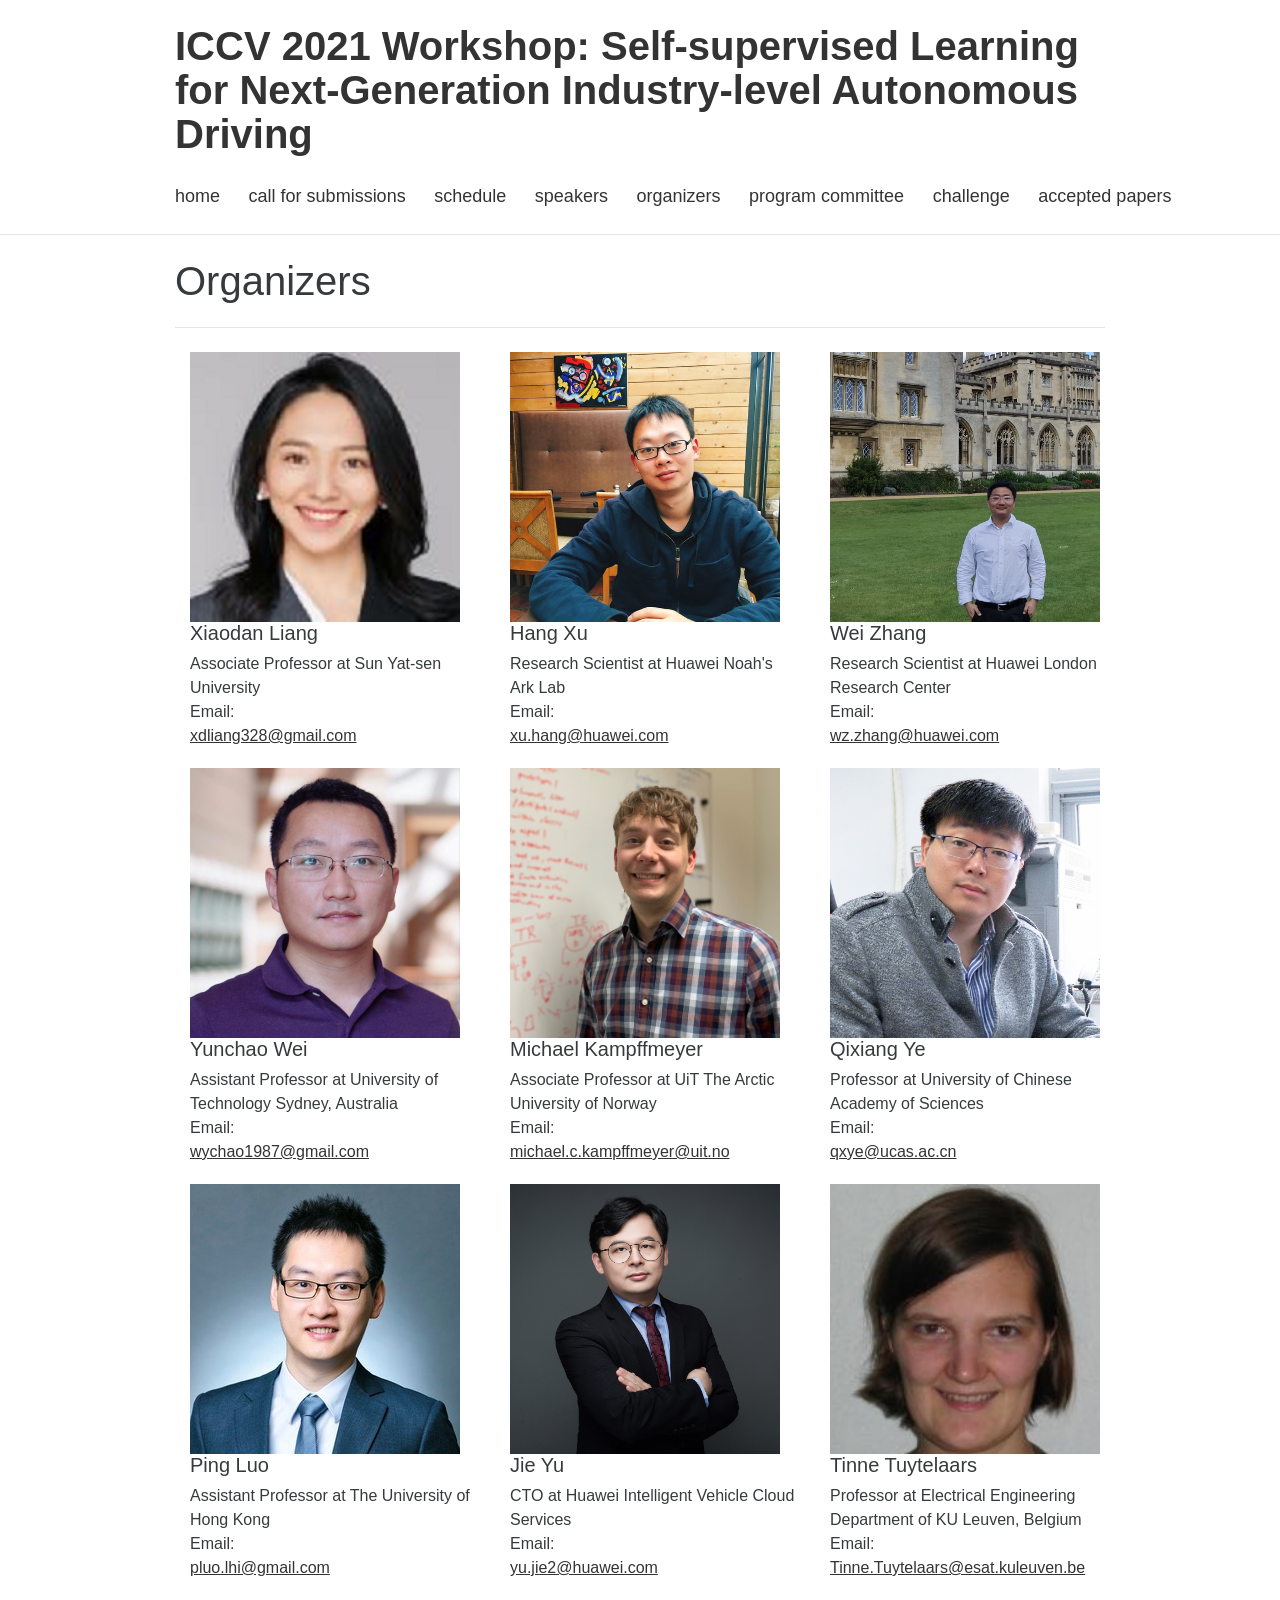
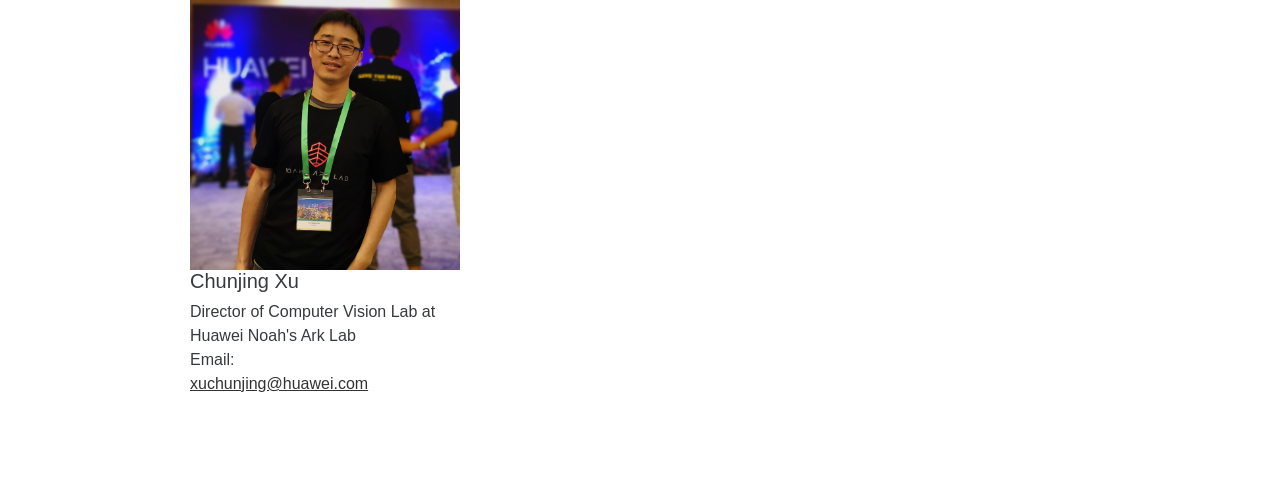
<file: pages/organizers.html>
<!DOCTYPE html>
<html lang="en">

<head>
  <!-- Required meta tags always come first -->
  <meta charset="utf-8">
  <meta http-equiv="x-ua-compatible" content="ie=edge">
  <meta name="viewport" content="width=device-width, initial-scale=1, shrink-to-fit=no">

  <title>Organizers | ICCV 2021 Workshop: Self-supervised Learning for Next-Generation Industry-level Autonomous Driving</title>

  <link rel="canonical" href="../pages/organizers.html">
  <link rel="stylesheet" href="../theme/css/bootstrap.min.css">
  <link rel="stylesheet" href="../theme/css/font-awesome.min.css">
  <link rel="stylesheet" href="../theme/css/pygments/default.min.css">
  <link rel="stylesheet" href="../theme/css/style.css">
  <link rel="stylesheet" href="../theme/css/custom.css">

<meta name="description" content="…">
</head>

<body>
  <header class="header">
    <div class="container">
      <div class="row">
        <div class="col-xs-10">
          <h1 class="title" style="width:950px"><a href="../index.html">ICCV 2021 Workshop: Self-supervised Learning for Next-Generation Industry-level Autonomous Driving</a></h1>
          <!-- <p class="text-muted">Workshop at NeurIPS 2020</p> -->
          <br />
          <ul class="list-inline" style="width:max-content"> 
            <li class="list-inline-item"><a href="../index.html">Home</a></li>
            <li class="list-inline-item"><a href="../pages/call-for-participation.html">Call for Submissions</a></li>
            <li class="list-inline-item"><a href="../pages/schedule.html">Schedule</a></li>
            <li class="list-inline-item"><a href="../pages/speakers.html">Speakers</a></li>
            <li class="list-inline-item"><a href="../pages/organizers.html">Organizers</a></li>
            <li class="list-inline-item"><a href="../pages/Program Committee.html">Program Committee</a></li>
            <li class="list-inline-item"><a href="../pages/challenge.html">Challenge</a></li>
            <li class="list-inline-item"><a href="../pages/Accepted Paper.html">Accepted Papers</a></li>
          </ul>
        </div>
      </div>
    </div>
  </header>

  <div class="main">
    <div class="container">
      <h1>Organizers
</h1>
      <hr>
<article class="article">
  <div class="content">


<div class="container">
<div class="row display-flex">
    <!-- 6/12 = 1/2 width on mobile, 4/12 = 1/3 screen on laptop -->
    <div class="col-xs-6 col-md-4"> 
        <div class="thumbnail">
            <img src="../images/headshots_200x200/xiaodanLiang.png"
                alt="Xiaodan Liang"
                style="width:270px;height:270px"
                align="center">
            <div class="caption">
                <h5>Xiaodan Liang</h5>
            </div>
            <p>Associate Professor at Sun Yat-sen University</p>
            <p><emph>Email:</emph></p>
            <p class="email"><a href="xdliang328@gmail.com"> xdliang328@gmail.com </a></p>
        </div>
    </div>

    <!-- 6/12 = 1/2 width on mobile, 4/12 = 1/3 screen on laptop -->
    <div class="col-xs-6 col-md-4"> 
        <div class="thumbnail">
            <img 
                src="../images/headshots_200x200/hangxu.jpg"
                alt="Hang Xu"
                style="width:270px;height:270px"
                align="center">
            <div class="caption">
                <h5>Hang Xu</h5>
            </div>
            <p>Research Scientist at Huawei Noah's Ark Lab</p>
            <p><emph>Email:</emph></p>
            <p class="email"><a href="xu.hang@huawei.com"> xu.hang@huawei.com </a></p>     
        </div>
    </div>

    <div class="col-xs-6 col-md-4"> 
        <div class="thumbnail">
            <img 
                src="../images/headshots_200x200/wei zhang.jpg"
                alt="Wei Zhang"
                style="width:270px;height:270px"
                align="center">
            <div class="caption">
                <h5>Wei Zhang</h5>
            </div>
            <p>Research Scientist at Huawei London Research Center</p>
            <p><emph>Email:</emph></p>
            <p class="email"><a href="wz.zhang@huawei.com"> wz.zhang@huawei.com </a></p>    
        </div>
    </div>

    <!-- 6/12 = 1/2 width on mobile, 4/12 = 1/3 screen on laptop -->
    <div class="col-xs-6 col-md-4"> 
        <div class="thumbnail">
            <img 
                src="../images/headshots_200x200/yunchao wei.jpg"
                alt="Yunchao Wei"
                style="width:270px;height:270px"
                align="center">
            <div class="caption">
                <h5>Yunchao Wei</h5>
            </div>
            <p>Assistant Professor at University of Technology Sydney, Australia</p>
            <p><emph>Email:</emph></p>
            <p class="email"><a href="wychao1987@gmail.com"> wychao1987@gmail.com </a></p>
        </div>
    </div>

    <div class="col-xs-6 col-md-4"> 
        <div class="thumbnail">
            <img 
                src="../images/headshots_200x200/michael kampffmeyer.jpg"
                alt="Michael Kampffmeyer"
                style="width:270px;height:270px"
                align="center">
            <div class="caption">
                <h5>Michael Kampffmeyer</h5>
            </div>
            <p>Associate Professor at UiT The Arctic University of Norway</p>
            <p><emph>Email:</emph></p>
            <p class="email"><a href="michael.c.kampffmeyer@uit.no"> michael.c.kampffmeyer@uit.no </a></p>   
        </div>
    </div>

    <!-- 6/12 = 1/2 width on mobile, 4/12 = 1/3 screen on laptop -->
    <div class="col-xs-6 col-md-4"> 
        <div class="thumbnail">
            <img 
                src="../images/headshots_200x200/qixiang ye.jpg"
                alt="Qixiang Ye"
                style="width:270px;height:270px"
                align="center">
            <div class="caption">
                <h5>Qixiang Ye</h5>
            </div>
            <p>Professor at University of Chinese Academy of Sciences</p>
            <p><emph>Email:</emph></p>
            <p class="email"><a href="qxye@ucas.ac.cn"> qxye@ucas.ac.cn </a></p>     
        </div>
    </div>

    <div class="col-xs-6 col-md-4"> 
        <div class="thumbnail">
            <img 
                src="../images/headshots_200x200/Ping Luo.jpg"
                alt="Ping Luo"
                style="width:270px;height:270px"
                align="center">
            <div class="caption">
                <h5>Ping Luo</h5>
            </div>
            <p>Assistant Professor at The University of Hong Kong</p>
            <p><emph>Email:</emph></p>
            <p class="email"><a href="pluo.lhi@gmail.com"> pluo.lhi@gmail.com </a></p>
        </div>
    </div>

    <div class="col-xs-6 col-md-4"> 
        <div class="thumbnail">
            <img 
                src="../images/headshots_200x200/jie yu.JPG"
                alt="Jie Yu"
                style="width:270px;height:270px"
                align="center">
            <div class="caption">
                <h5>Jie Yu</h5>
            </div>
            <p>CTO at Huawei Intelligent Vehicle Cloud Services</p>
            <p><emph>Email:</emph></p>
            <p class="email"><a href="yu.jie2@huawei.com"> yu.jie2@huawei.com </a></p>     
        </div>
    </div>

    <div class="col-xs-6 col-md-4"> 
        <div class="thumbnail">
            <img 
                src="../images/headshots_200x200/tinne.jpg"
                alt="Tinne Tuytelaars"
                style="width:270px;height:270px"
                align="center">
            <div class="caption">
                <h5>Tinne Tuytelaars</h5>
            </div>
            <p>Professor at Electrical Engineering Department of KU Leuven, Belgium</p>
            <p><emph>Email:</emph></p>
            <p class="email"><a href="Tinne.Tuytelaars@esat.kuleuven.be"> Tinne.Tuytelaars@esat.kuleuven.be </a></p>     
        </div>
    </div>

    <div class="col-xs-6 col-md-4"> 
        <div class="thumbnail">
            <img 
                src="../images/headshots_200x200/chunjing xu.jpg"
                alt="Chunjing Xu"
                style="width:270px;height:270px"
                align="center">
            <div class="caption">
                <h5>Chunjing Xu</h5>
            </div>
            <p>Director of Computer Vision Lab at Huawei Noah's Ark Lab</p>
            <p><emph>Email:</emph></p>
            <p class="email"><a href="xuchunjing@huawei.com"> xuchunjing@huawei.com </a></p>     
        </div>
    </div>
       
    <style>
        .blb{float:left;width:65%}
    </style>   
                
</div>
</div>


<p><br /></p>
  </div>
</article>
    </div>
  </div>

  <!-- <footer class="footer">
    <div class="container">
      <div class="row">
       <ul class="col-sm-6 list-inline">


          <li class="list-inline-item"><a href="../categories.html">Categories</a></li>

        </ul>
        <p class="col-sm-6 text-sm-right text-muted">
          <a href="https://github.com/ml4health/ml4health.github.io">
          source on github
          </a>
          /
          <a href="https://github.com/getpelican/pelican" target="_blank">powered by Pelican</a>
          /
          <a href="https://github.com/nairobilug/pelican-alchemy" target="_blank">&#x2728;</a>
        </p>
      </div>
    </div>
  </footer> -->
</body>

</html>
</file>
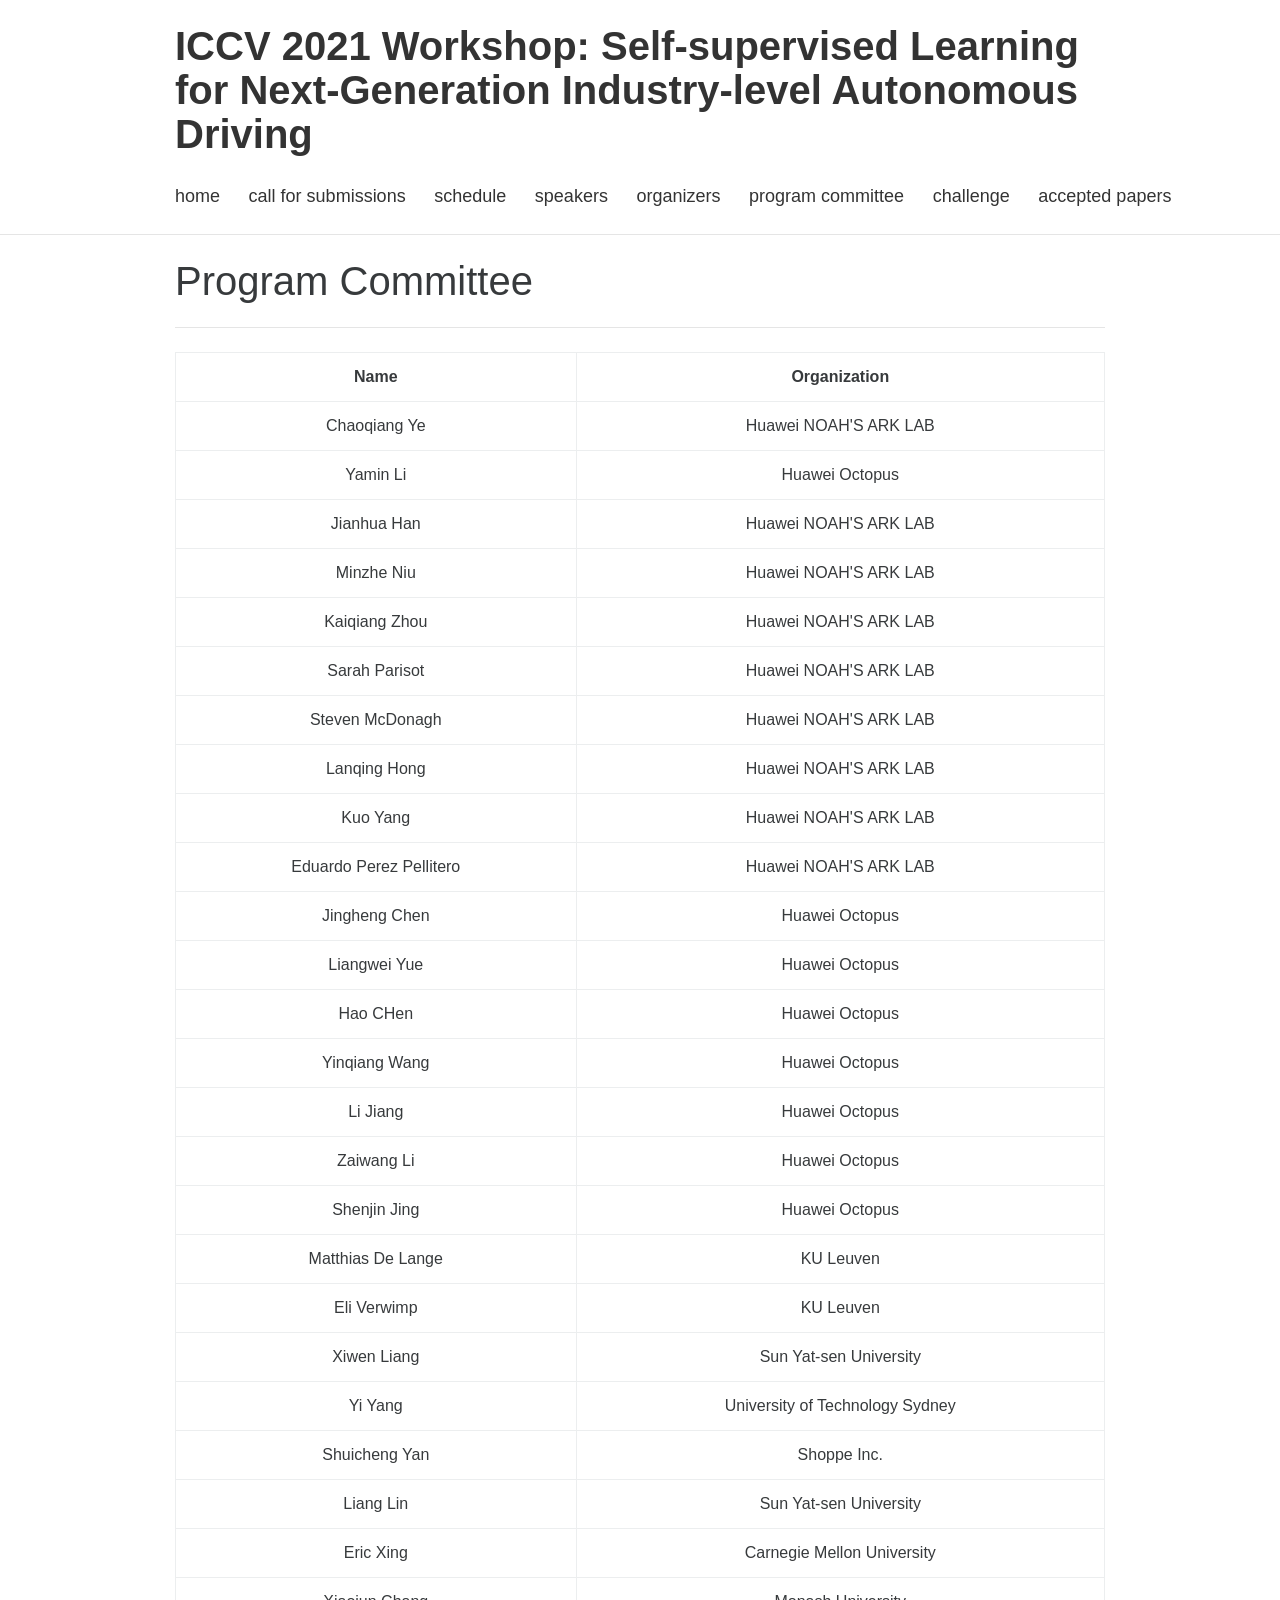
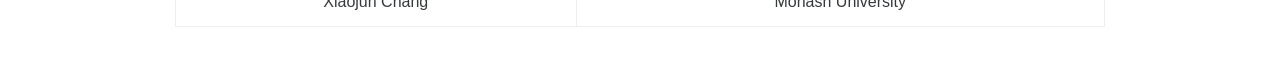
<file: pages/Program Committee.html>
<!DOCTYPE html>
<html lang="en">

<head>
  <!-- Required meta tags always come first -->
  <meta charset="utf-8">
  <meta http-equiv="x-ua-compatible" content="ie=edge">
  <meta name="viewport" content="width=device-width, initial-scale=1, shrink-to-fit=no">

  <title>Program Committee | ICCV 2021 Workshop: Self-supervised Learning for Next-Generation Industry-level Autonomous Driving
</title>
  <link rel="canonical" href="../pages/Program Committee.html">



  <link rel="stylesheet" href="../theme/css/bootstrap.min.css">
  <link rel="stylesheet" href="../theme/css/font-awesome.min.css">
  <link rel="stylesheet" href="../theme/css/pygments/default.min.css">
  <link rel="stylesheet" href="../theme/css/style.css">
  <link rel="stylesheet" href="../theme/css/custom.css">


<meta name="description" content="…">
</head>

<body>
  <header class="header">
    <div class="container">
      <div class="row">

        <div class="col-xs-10">
          <h1 class="title" style="width:950px"><a href="../index.html">ICCV 2021 Workshop: Self-supervised Learning for Next-Generation Industry-level Autonomous Driving</a></h1>

          <br />
          <ul class="list-inline" style="width:max-content"> 
            <li class="list-inline-item"><a href="../index.html">Home</a></li>
            <li class="list-inline-item"><a href="../pages/call-for-participation.html">Call for Submissions</a></li>
            <li class="list-inline-item"><a href="../pages/schedule.html">Schedule</a></li>
            <li class="list-inline-item"><a href="../pages/speakers.html">Speakers</a></li>
            <li class="list-inline-item"><a href="../pages/organizers.html">Organizers</a></li>
            <li class="list-inline-item"><a href="../pages/Program Committee.html">Program Committee</a></li>
            <li class="list-inline-item"><a href="../pages/challenge.html">Challenge</a></li>
            <li class="list-inline-item"><a href="../pages/Accepted Paper.html">Accepted Papers</a></li>
          </ul>
        </div>
      </div>
    </div>
  </header>

  <div class="main">
    <div class="container">
      <h1>Program Committee
</h1>
      <hr>
<article class="article">
  <div class="content">

<div class="table-responsive">
  <table class="table table-bordered">
    <tbody>
      <tr align="center"> <td><b>Name</b></td> <td><b>Organization</b></td></tr>
      <tr align="center"> <td>Chaoqiang Ye</td> <td>Huawei NOAH'S ARK LAB</td></tr>
      <tr align="center"> <td>Yamin Li</td> <td>Huawei Octopus</td></tr>
      <tr align="center"> <td>Jianhua Han</td> <td>Huawei NOAH'S ARK LAB</td></tr>
      <tr align="center"> <td>Minzhe Niu</td> <td>Huawei NOAH'S ARK LAB</td></tr>
      <tr align="center"> <td>Kaiqiang Zhou</td> <td>Huawei NOAH'S ARK LAB</td></tr>
      <tr align="center"> <td>Sarah Parisot</td> <td>Huawei NOAH'S ARK LAB</td></tr>
      <tr align="center"> <td>Steven McDonagh</td> <td>Huawei NOAH'S ARK LAB</td></tr>
      <tr align="center"> <td>Lanqing Hong</td> <td>Huawei NOAH'S ARK LAB</td></tr>
      <tr align="center"> <td>Kuo Yang</td> <td>Huawei NOAH'S ARK LAB</td></tr>
      <tr align="center"> <td>Eduardo Perez Pellitero</td> <td>Huawei NOAH'S ARK LAB</td></tr>
      <tr align="center"> <td>Jingheng Chen</td> <td>Huawei Octopus</td></tr>
      <tr align="center"> <td>Liangwei Yue</td> <td>Huawei Octopus</td></tr>
      <tr align="center"> <td>Hao CHen</td> <td>Huawei Octopus</td></tr>
      <tr align="center"> <td>Yinqiang Wang</td> <td>Huawei Octopus</td></tr>
      <tr align="center"> <td>Li Jiang</td> <td>Huawei Octopus</td></tr>
      <tr align="center"> <td>Zaiwang Li</td> <td>Huawei Octopus</td></tr>
      <tr align="center"> <td>Shenjin Jing</td> <td>Huawei Octopus</td></tr>
      <tr align="center"> <td>Matthias De Lange</td> <td>KU Leuven</td></tr>
      <tr align="center"> <td>Eli Verwimp</td> <td>KU Leuven</td></tr>
      <tr align="center"> <td>Xiwen Liang</td> <td>Sun Yat-sen University</td></tr>
      <tr align="center"> <td>Yi Yang</td> <td>University of Technology Sydney</td></tr>
      <tr align="center"> <td>Shuicheng Yan</td> <td>Shoppe Inc.</td></tr>
      <tr align="center"> <td>Liang Lin</td> <td>Sun Yat-sen University</td></tr>
      <tr align="center"> <td>Eric Xing</td> <td>Carnegie Mellon University</td></tr>
      <tr align="center"> <td>Xiaojun Chang</td> <td>Monash University</td></tr>
  </tbody>
    </table>
</div>



  </div>
</article>
    </div>
  </div>
</body>

</html>
</file>
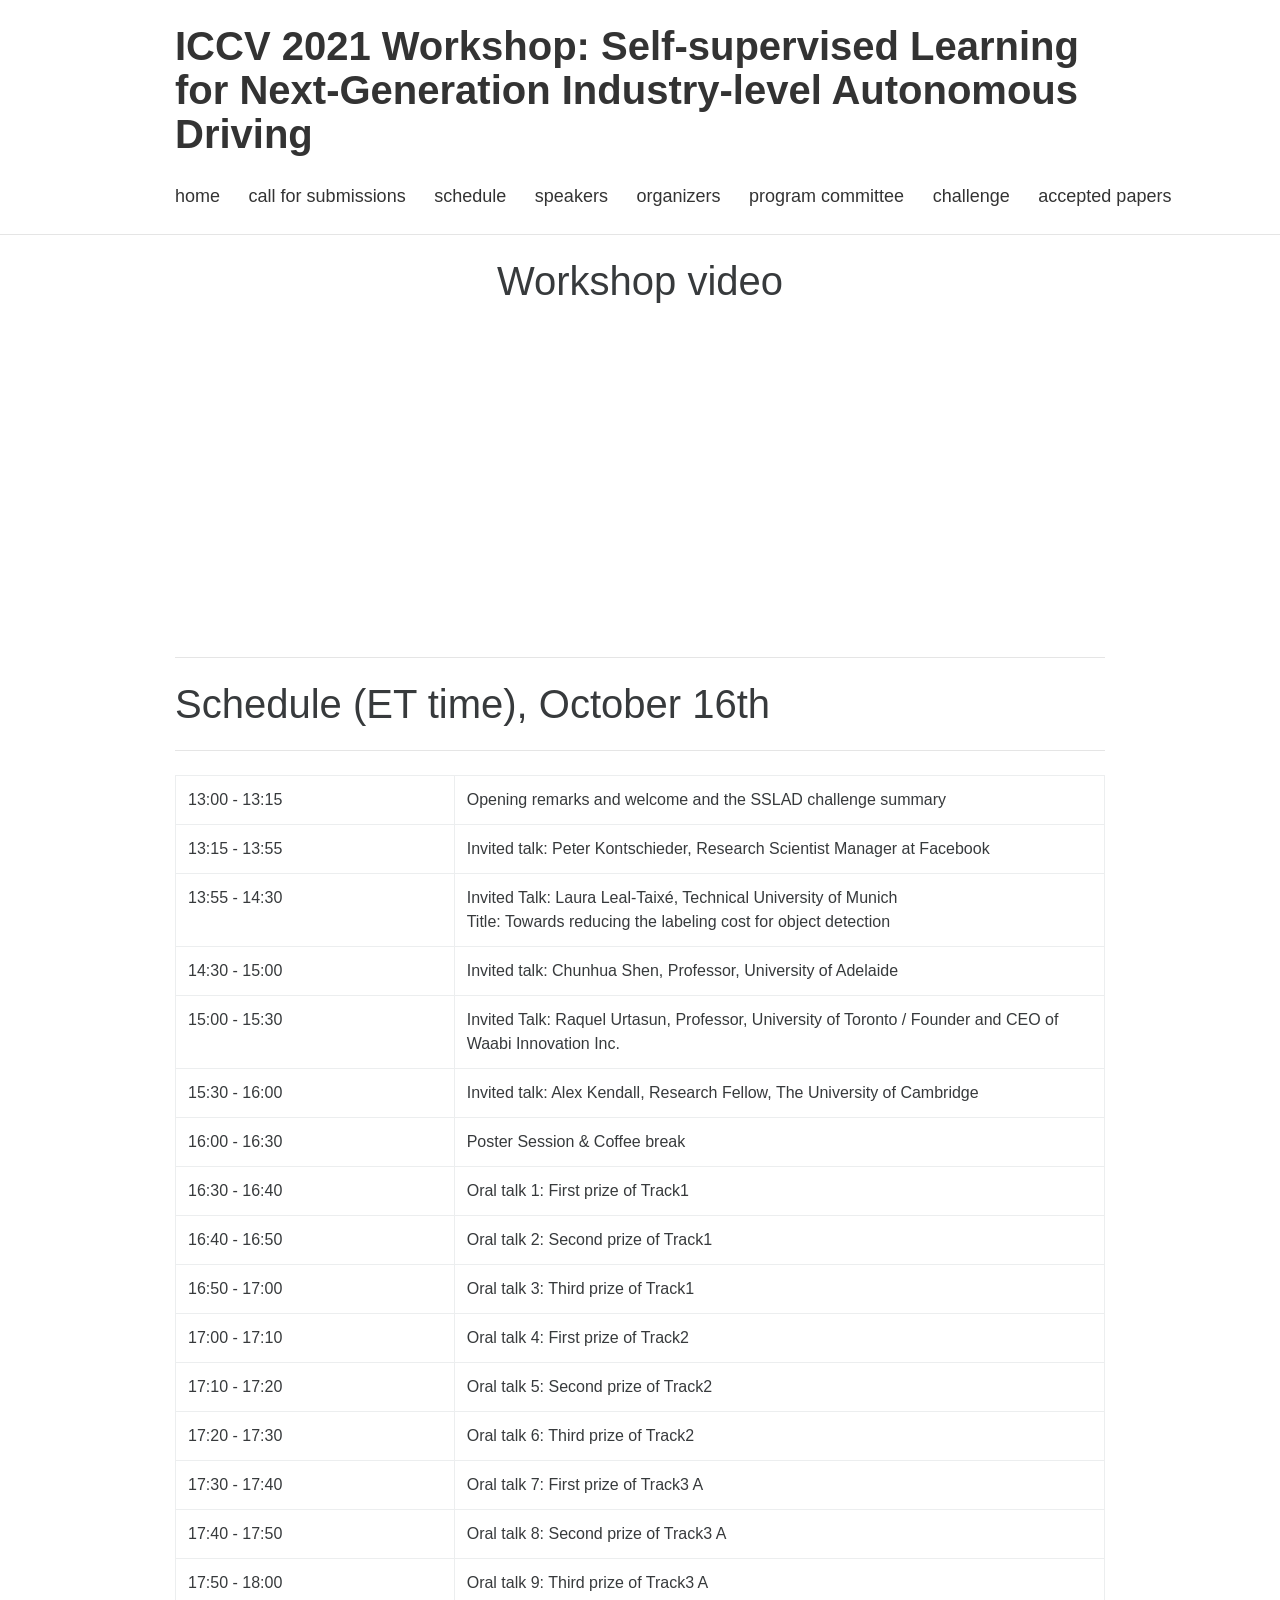
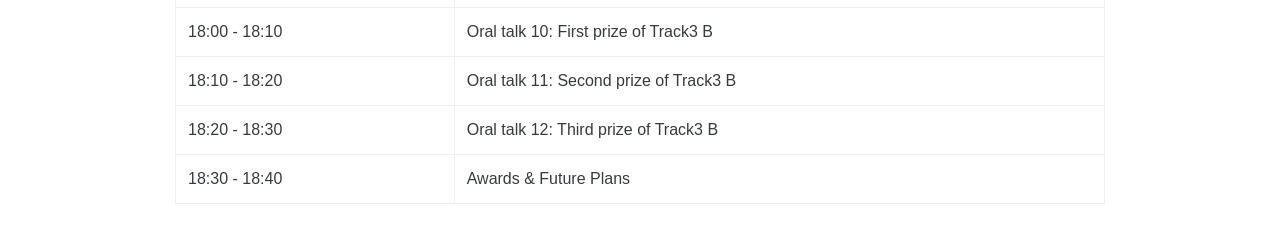
<file: pages/schedule.html>
<!DOCTYPE html>
<html lang="en">

<head>
  <!-- Required meta tags always come first -->
  <meta charset="utf-8">
  <meta http-equiv="x-ua-compatible" content="ie=edge">
  <meta name="viewport" content="width=device-width, initial-scale=1, shrink-to-fit=no">

  <title>Schedule | ICCV 2021 Workshop: Self-supervised Learning for Next-Generation Industry-level Autonomous Driving
</title>
  <link rel="canonical" href="../pages/schedule.html">



  <link rel="stylesheet" href="../theme/css/bootstrap.min.css">
  <link rel="stylesheet" href="../theme/css/font-awesome.min.css">
  <link rel="stylesheet" href="../theme/css/pygments/default.min.css">
  <link rel="stylesheet" href="../theme/css/style.css">
  <link rel="stylesheet" href="../theme/css/custom.css">


<meta name="description" content="…">
</head>

<body>
  <header class="header">
    <div class="container">
      <div class="row">
        <!-- <div class="col-xs-2">
          <a href="../">
            <img class="img-fluid" src=../images/logo.png alt="ML4H: Machine Learning for Health">
          </a>
        </div> -->
        <div class="col-xs-10">
          <h1 class="title" style="width:950px"><a href="../index.html">ICCV 2021 Workshop: Self-supervised Learning for Next-Generation Industry-level Autonomous Driving</a></h1>
          <!-- <p class="text-muted">Workshop at NeurIPS 2020</p> -->
          <br />
          <ul class="list-inline" style="width:max-content"> 
            <li class="list-inline-item"><a href="../index.html">Home</a></li>
            <li class="list-inline-item"><a href="../pages/call-for-participation.html">Call for Submissions</a></li>
            <li class="list-inline-item"><a href="../pages/schedule.html">Schedule</a></li>
            <li class="list-inline-item"><a href="../pages/speakers.html">Speakers</a></li>
            <li class="list-inline-item"><a href="../pages/organizers.html">Organizers</a></li>
            <li class="list-inline-item"><a href="../pages/Program Committee.html">Program Committee</a></li>
            <li class="list-inline-item"><a href="../pages/challenge.html">Challenge</a></li>
            <li class="list-inline-item"><a href="../pages/Accepted Paper.html">Accepted Papers</a></li>
          </ul>
        </div>
      </div>
    </div>
  </header>

  <div class="main">
    <div class="container">
    <h1 style="text-align: center">Workshop video</h1>
    <div style="text-align: center"><iframe width="560" height="315" src="https://www.youtube.com/embed/MANuneF0DMw" title="YouTube video player" frameborder="0" allow="accelerometer; autoplay; clipboard-write; encrypted-media; gyroscope; picture-in-picture" allowfullscreen></iframe></div>
    <hr/>
    <h1>Schedule (ET time), October 16th</h1>
    <hr>
<article class="article">
  <div class="content">
    <!-- 25 minutes + 5 for invited -->


<!-- <p> Videos will be posted here after the conference.</p> -->

<div class="table-responsive">
  <table class="table table-bordered">
  <tbody>
    <tr> <td style="width:30%">13:00 - 13:15</td> <td>Opening remarks and welcome and the SSLAD challenge summary</td></tr>
    <tr> <td style="width:30%">13:15 - 13:55</td> <td>Invited talk: Peter Kontschieder, Research Scientist Manager at Facebook</td></tr>
    <tr> <td style="width:30%">13:55 - 14:30</td> <td>Invited Talk: Laura Leal-Taixé, Technical University of Munich <br> Title: Towards reducing the labeling cost for object detection</td></tr>
    <tr> <td style="width:30%">14:30 - 15:00</td> <td>Invited talk: Chunhua Shen, Professor, University of Adelaide</td></tr>
    <tr> <td style="width:30%">15:00 - 15:30</td> <td>Invited Talk: Raquel Urtasun, Professor, University of Toronto / Founder and CEO of Waabi Innovation Inc.</td></tr>
    <tr> <td style="width:30%">15:30 - 16:00</td> <td>Invited talk: Alex Kendall, Research Fellow, The University of Cambridge</td></tr>
    <tr> <td style="width:30%">16:00 - 16:30</td> <td>Poster Session & Coffee break</td></tr>
    <tr> <td style="width:30%">16:30 - 16:40</td> <td>Oral talk 1: First prize of Track1</td></tr>
    <tr> <td style="width:30%">16:40 - 16:50</td> <td>Oral talk 2: Second prize of Track1</td></tr>
    <tr> <td style="width:30%">16:50 - 17:00</td> <td>Oral talk 3: Third prize of Track1</td></tr>
    <tr> <td style="width:30%">17:00 - 17:10</td> <td>Oral talk 4: First prize of Track2</td></tr>
    <tr> <td style="width:30%">17:10 - 17:20</td> <td>Oral talk 5: Second prize of Track2</td></tr>
    <tr> <td style="width:30%">17:20 - 17:30</td> <td>Oral talk 6: Third prize of Track2</td></tr>
    <tr> <td style="width:30%">17:30 - 17:40</td> <td>Oral talk 7: First prize of Track3 A</td></tr>
    <tr> <td style="width:30%">17:40 - 17:50</td> <td>Oral talk 8: Second prize of Track3 A</td></tr>
    <tr> <td style="width:30%">17:50 - 18:00</td> <td>Oral talk 9: Third prize of Track3 A</td></tr>
    <tr> <td style="width:30%">18:00 - 18:10</td> <td>Oral talk 10: First prize of Track3 B</td></tr>
    <tr> <td style="width:30%">18:10 - 18:20</td> <td>Oral talk 11: Second prize of Track3 B</td></tr>
    <tr> <td style="width:30%">18:20 - 18:30</td> <td>Oral talk 12: Third prize of Track3 B</td></tr>
    <tr> <td style="width:30%">18:30 - 18:40</td> <td>Awards & Future Plans</td></tr>
  </tbody>
  </table>
</div>    
</div>   
</div>
</article>
    </div>
  </div>

  <!-- <footer class="footer">
    <div class="container">
      <div class="row">
       <ul class="col-sm-6 list-inline">


          <li class="list-inline-item"><a href="../categories.html">Categories</a></li>

        </ul>
        <p class="col-sm-6 text-sm-right text-muted">
          <a href="https://github.com/ml4health/ml4health.github.io">
          source on github
          </a>
          /
          <a href="https://github.com/getpelican/pelican" target="_blank">powered by Pelican</a>
          /
          <a href="https://github.com/nairobilug/pelican-alchemy" target="_blank">&#x2728;</a>
        </p>
      </div>
    </div>
  </footer> -->
</body>

</html>
</file>
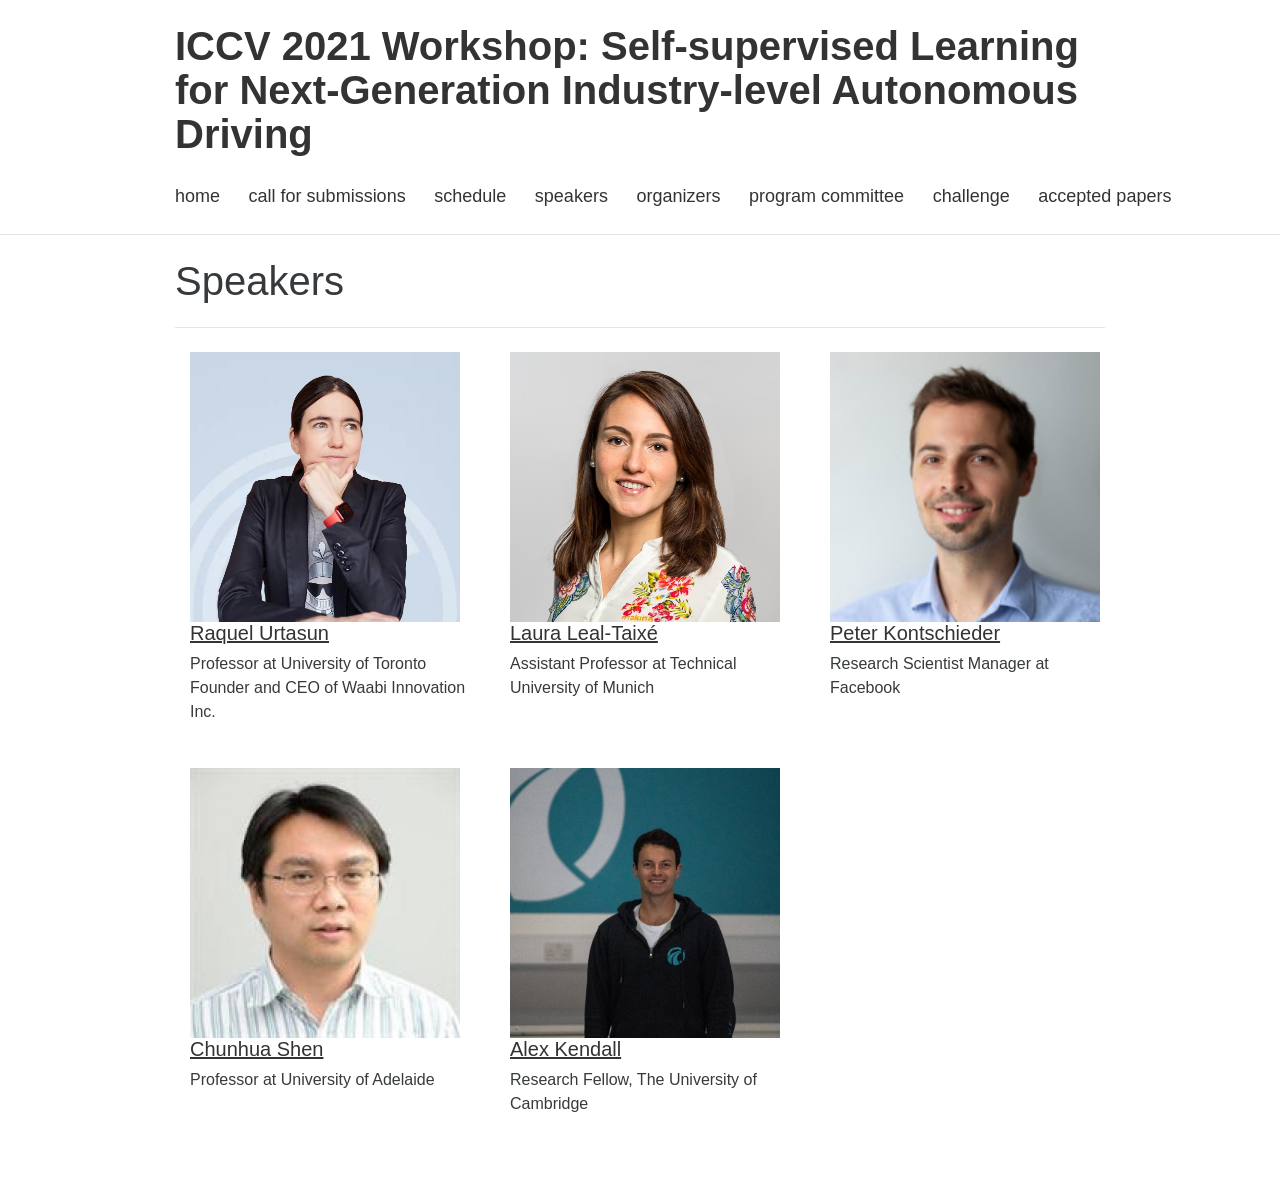
<file: pages/speakers.html>
<!DOCTYPE html>
<html lang="en">

<head>
  <!-- Required meta tags always come first -->
  <meta charset="utf-8">
  <meta http-equiv="x-ua-compatible" content="ie=edge">
  <meta name="viewport" content="width=device-width, initial-scale=1, shrink-to-fit=no">

  <title>Invited Speakers | ICCV 2021 Workshop: Self-supervised Learning for Next-Generation Industry-level Autonomous Driving</title>
  <link rel="canonical" href="../pages/speakers.html">



  <link rel="stylesheet" href="../theme/css/bootstrap.min.css">
  <link rel="stylesheet" href="../theme/css/font-awesome.min.css">
  <link rel="stylesheet" href="../theme/css/pygments/default.min.css">
  <link rel="stylesheet" href="../theme/css/style.css">
  <link rel="stylesheet" href="../theme/css/custom.css">


<meta name="description" content="…">
</head>

<body>
  <header class="header">
    <div class="container">
      <div class="row">
        <!-- <div class="col-xs-2">
          <a href="../">
            <img class="img-fluid" src=../images/logo.png alt="ML4H: Machine Learning for Health">
          </a>
        </div> -->
        <div class="col-xs-10">
          <h1 class="title" style="width:950px"><a href="../index.html">ICCV 2021 Workshop: Self-supervised Learning for Next-Generation Industry-level Autonomous Driving</a></h1>
          <!-- <p class="text-muted">Workshop at NeurIPS 2020</p> -->
          <br />
          <ul class="list-inline" style="width:max-content"> 
            <li class="list-inline-item"><a href="../index.html">Home</a></li>
            <li class="list-inline-item"><a href="../pages/call-for-participation.html">Call for Submissions</a></li>
            <li class="list-inline-item"><a href="../pages/schedule.html">Schedule</a></li>
            <li class="list-inline-item"><a href="../pages/speakers.html">Speakers</a></li>
            <li class="list-inline-item"><a href="../pages/organizers.html">Organizers</a></li>
            <li class="list-inline-item"><a href="../pages/Program Committee.html">Program Committee</a></li>
            <li class="list-inline-item"><a href="../pages/challenge.html">Challenge</a></li>
            <li class="list-inline-item"><a href="../pages/Accepted Paper.html">Accepted Papers</a></li>
          </ul>
        </div>
      </div>
    </div>
  </header>

  <div class="main">
    <div class="container">
      <h1>Speakers
</h1>
      <hr>
<article class="article">
  <div class="content">
    <!-- THIS PAGE SRC IS AUTO GENERATED. At terminal: $ make organizers -->




<div class="container">
<div class="row display-flex">

  <div class="col-xs-6 col-md-4"> 
    <div class="thumbnail">
      <a href="http://www.cs.toronto.edu/~urtasun/">
      <img 
          src="../images/speakers_200x200/Raquel.jpg"
          alt="Raquel Urtasun"
          style="width:270px;height:270px"
          align="center">
      <div class="caption">
          <h5>Raquel Urtasun</h5>
      </div>
      </a>
      <p>Professor at University of Toronto
         Founder and CEO of Waabi Innovation Inc.
      </p>  
    </div>
  </div>

  <div class="col-xs-6 col-md-4"> 
    <div class="thumbnail">
        <a href="https://dvl.in.tum.de/team/lealtaixe/">
        <img 
            src="../images/speakers_200x200/lealtaixe.jpg"
            alt="Laura Leal-Taixé"
            style="width:270px;height:270px"
            align="center">
        <div class="caption">
            <h5>Laura Leal-Taixé</h5>
        </div>
        </a>
        <p>Assistant Professor at Technical University of Munich
        <br />
        <br />
        </p>  
    </div>
  </div>

  <div class="col-xs-6 col-md-4"> 
    <div class="thumbnail">
        <a href="https://scholar.google.com/citations?user=CxbDDRMAAAAJ&hl=zh-CN">
        <img 
            src="../images/speakers_200x200/Peter Kontschieder.jpg"
            alt="Peter Kontschieder"
            style="width:270px;height:270px"
            align="center">
        <div class="caption">
            <h5>Peter Kontschieder</h5>
        </div>
        </a>
        <p>Research Scientist Manager at Facebook
        <br />
        <br />
        <br />
        </p>  
    </div>
  </div>

  <div class="col-xs-6 col-md-4"> 
    <div class="thumbnail">
        <a href="https://cshen.github.io/">
        <img 
            src="../images/speakers_200x200/chunhua shen.jpeg"
            alt="Chunhua Shen"
            style="width:270px;height:270px"
            align="center">
        <div class="caption">
            <h5>Chunhua Shen</h5>
        </div>
        </a>
        <p>Professor at University of Adelaide
        <br />
        <br />
        </p>  
    </div>
  </div>

  <div class="col-xs-6 col-md-4"> 
    <div class="thumbnail">
      <a href="https://alexgkendall.com/">
        <img 
            src="../images/speakers_200x200/alex.jpg"
            alt="Alex Kendall"
            style="width:270px;height:270px"
            align="center">
        <div class="caption">
            <h5>Alex Kendall</h5>
        </div>
      </a>
      <p>Research Fellow, The University of Cambridge
      <br />
      </p>  
    </div>
  </div>

</div>
</div>

<p><br /></p>
  </div>
</article>
    </div>
  </div>

  <!-- <footer class="footer">
    <div class="container">
      <div class="row">
       <ul class="col-sm-6 list-inline">


          <li class="list-inline-item"><a href="../categories.html">Categories</a></li>

        </ul>
        <p class="col-sm-6 text-sm-right text-muted">
          <a href="https://github.com/ml4health/ml4health.github.io">
          source on github
          </a>
          /
          <a href="https://github.com/getpelican/pelican" target="_blank">powered by Pelican</a>
          /
          <a href="https://github.com/nairobilug/pelican-alchemy" target="_blank">&#x2728;</a>
        </p>
      </div>
    </div>
  </footer> -->
</body>

</html>
</file>
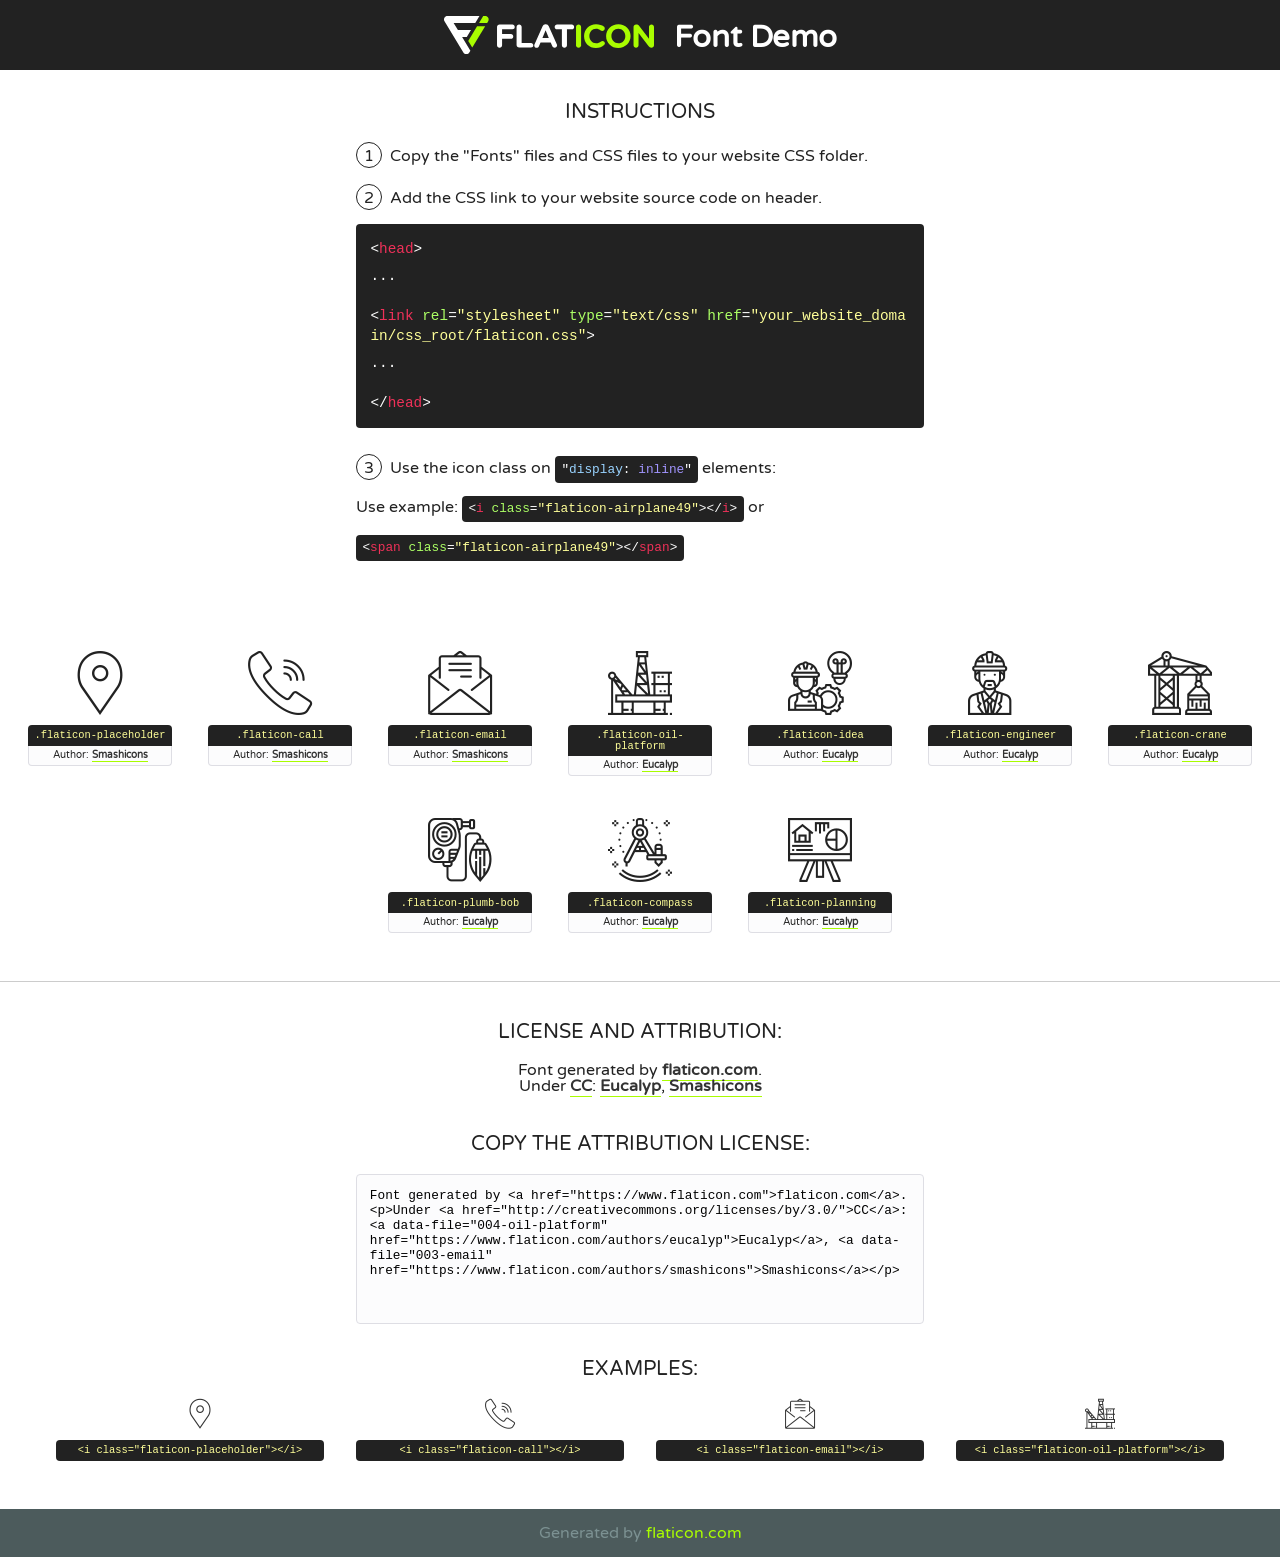
<file: theme/fonts/flaticon/font/flaticon.html>
<!DOCTYPE html>
<!--
  Flaticon icon font: Flaticon
  Creation date: 20/06/2019 00:33
-->
<html>
<!DOCTYPE html>
<html>

<head>
    <title>Flaticon WebFont</title>
    <link href="http://fonts.googleapis.com/css?family=Varela+Round" rel="stylesheet" type="text/css" />
    <link rel="stylesheet" type="text/css" href="flaticon.css">
    <meta charset="UTF-8">
    <style>
    html, body, div, span, applet, object, iframe,
    h1, h2, h3, h4, h5, h6, p, blockquote, pre,
    a, abbr, acronym, address, big, cite, code,
    del, dfn, em, img, ins, kbd, q, s, samp,
    small, strike, strong, sub, sup, tt, var,
    b, u, i, center,
    dl, dt, dd, ol, ul, li,
    fieldset, form, label, legend,
    table, caption, tbody, tfoot, thead, tr, th, td,
    article, aside, canvas, details, embed, 
    figure, figcaption, footer, header, hgroup, 
    menu, nav, output, ruby, section, summary,
    time, mark, audio, video {
        margin: 0;
        padding: 0;
        border: 0;
        font-size: 100%;
        font: inherit;
        vertical-align: baseline;
    }
    /* HTML5 display-role reset for older browsers */
    article, aside, details, figcaption, figure, 
    footer, header, hgroup, menu, nav, section {
        display: block;
    }
    body {
        line-height: 1;
    }
    ol, ul {
        list-style: none;
    }
    blockquote, q {
        quotes: none;
    }
    blockquote:before, blockquote:after,
    q:before, q:after {
        content: '';
        content: none;
    }
    table {
        border-collapse: collapse;
        border-spacing: 0;
    }
    body {
        font-family: 'Varela Round', Helvetica, Arial, sans-serif;
        font-size: 16px;
        color: #222;
    }
    a {
        color: #333;
        border-bottom: 1px solid #a9fd00;
        font-weight: bold;
        text-decoration: none;
    }
    * {
        -moz-box-sizing: border-box;
        -webkit-box-sizing: border-box;
        box-sizing: border-box;
        margin: 0;
        padding: 0;
    }
    [class^="flaticon-"]:before, [class*=" flaticon-"]:before, [class^="flaticon-"]:after, [class*=" flaticon-"]:after {
        font-family: Flaticon;
        font-size: 30px;
        font-style: normal;
        margin-left: 20px;
        color: #333;
    }
    .wrapper {
        max-width: 600px;
        margin: auto;
        padding: 0 1em;
    }
    .title {
        font-size: 1.25em;
        text-align: center;
        margin-bottom: 1em;
        text-transform: uppercase;
    }
    header {
        text-align: center;
        background-color: #222;
        color: #fff;
        padding: 1em;
    }
    header .logo {
        width: 210px;
        height: 38px;
        display: inline-block;
        vertical-align: middle;
        margin-right: 1em;
        border: none;
    }
    header strong {
        font-size: 1.95em;
        font-weight: bold;
        vertical-align: middle;
        margin-top: 5px;
        display: inline-block;
    }
    .demo {
        margin: 2em auto;
        line-height: 1.25em;
    }
    .demo ul li {
        margin-bottom: 1em;
    }
    .demo ul li .num {
        color: #222;
        border-radius: 20px;
        display: inline-block;
        width: 26px;
        padding: 3px;
        height: 26px;
        text-align: center;
        margin-right: 0.5em;
        border: 1px solid #222;
    }
    .demo ul li code {
        background-color: #222;
        border-radius: 4px;
        padding: 0.25em 0.5em;
        display: inline-block;
        color: #fff;
        font-family: Consolas,Monaco,Lucida Console,Liberation Mono,DejaVu Sans Mono,Bitstream Vera Sans Mono,Courier New, monospace;
        font-weight: lighter;
        margin-top: 1em;
        font-size: 0.8em;
        word-break: break-all;
    }
    .demo ul li code.big {
        padding: 1em;
        font-size: 0.9em;
    }
    .demo ul li code .red {
        color: #EF3159;
    }
    .demo ul li code .green {
        color: #ACFF65;
    }
    .demo ul li code .yellow {
        color: #FFFF99;
    }
    .demo ul li code .blue {
        color: #99D3FF;
    }
    .demo ul li code .purple {
        color: #A295FF;
    }
    .demo ul li code .dots {
        margin-top: 0.5em;
        display: block;
    }
    #glyphs {
        border-bottom: 1px solid #ccc;
        padding: 2em 0;
        text-align: center;
    }
    .glyph {
        display: inline-block;
        width: 9em;
        margin: 1em;
        text-align: center;
        vertical-align: top;
        background: #FFF;
    }
    .glyph .glyph-icon {
        padding: 10px;
        display: block;
        font-family:"Flaticon";
        font-size: 64px;
        line-height: 1;
    }
    .glyph .glyph-icon:before {
        font-size: 64px;
        color: #222;
        margin-left: 0;
    }
    .class-name {
        font-size: 0.65em;
        background-color: #222;
        color: #fff;
        border-radius: 4px 4px 0 0;
        padding: 0.5em;
        color: #FFFF99;
        font-family: Consolas,Monaco,Lucida Console,Liberation Mono,DejaVu Sans Mono,Bitstream Vera Sans Mono,Courier New, monospace;
    }
    .author-name {
        font-size: 0.6em;
        background-color: #fcfcfd;
        border: 1px solid #DEDEE4;
        border-top: 0;
        border-radius: 0 0 4px 4px;
        padding: 0.5em;
    }
    .class-name:last-child {
        font-size: 10px;
        color:#888;
    }
    .class-name:last-child a {
        font-size: 10px;
        color:#555;
    }
    .class-name:last-child a:hover {
        color:#a9fd00;
    }
    .glyph > input {
        display: block;
        width: 100px;
        margin: 5px auto;
        text-align: center;
        font-size: 12px;
        cursor: text;
    }
    .glyph > input.icon-input {
        font-family:"Flaticon";
        font-size: 16px;
        margin-bottom: 10px;
    }
    .attribution .title {
        margin-top: 2em;
    }
    .attribution textarea {
        background-color: #fcfcfd;
        padding: 1em;
        border: none;
        box-shadow: none;
        border: 1px solid #DEDEE4;
        border-radius: 4px;
        resize: none;
        width: 100%;
        height: 150px;
        font-size: 0.8em;
        font-family: Consolas,Monaco,Lucida Console,Liberation Mono,DejaVu Sans Mono,Bitstream Vera Sans Mono,Courier New, monospace;
        -webkit-appearance: none;
    }
    .iconsuse {
        margin: 2em auto;
        text-align: center;
        max-width: 1200px;
    }
    .iconsuse:after {
        content: '';
        display: table;
        clear: both;
    }
    .iconsuse .image {
        float: left;
        width: 25%;
        padding: 0 1em;
    }
    .iconsuse .image p {
        margin-bottom: 1em;
    }
    .iconsuse .image span {
        display: block;
        font-size: 0.65em;
        background-color: #222;
        color: #fff;
        border-radius: 4px;
        padding: 0.5em;
        color: #FFFF99;
        margin-top: 1em;
        font-family: Consolas,Monaco,Lucida Console,Liberation Mono,DejaVu Sans Mono,Bitstream Vera Sans Mono,Courier New, monospace;
    }
    #footer {
        text-align: center;
        background-color: #4C5B5C;
        color: #7c9192;
        padding: 1em;
    }
    #footer a {
        border: none;
        color: #a9fd00;
        font-weight: normal;
    }
    @media (max-width: 960px) {
        .iconsuse .image {
            width: 50%;
        }
    }
    @media (max-width: 560px) {
        .iconsuse .image {
            width: 100%;
        }
    }
    </style>
</head>

<body class="characters-off">

    <header>
        <a href="https://www.flaticon.com" target="_blank" class="logo">
            <svg version="1.1" xmlns="http://www.w3.org/2000/svg" xmlns:xlink="http://www.w3.org/1999/xlink" xmlns:a="http://ns.adobe.com/AdobeSVGViewerExtensions/3.0/" viewBox="0 0 560.875 102.036" enable-background="new 0 0 560.875 102.036" xml:space="preserve">
                <defs>
                </defs>
                <g>
                    <g class="letters">
                        <path fill="#ffffff" d="M141.596,29.675c0-3.777,2.985-6.767,6.764-6.767h34.438c3.426,0,6.15,2.728,6.15,6.15
                        c0,3.43-2.724,6.149-6.15,6.149h-27.674v13.091h23.719c3.429,0,6.151,2.724,6.151,6.15c0,3.43-2.723,6.149-6.151,6.149h-23.719
                        v17.574c0,3.773-2.986,6.761-6.764,6.761c-3.779,0-6.764-2.989-6.764-6.761V29.675z"></path>
                        <path fill="#ffffff" d="M193.844,29.149c0-3.781,2.985-6.767,6.764-6.767c3.776,0,6.763,2.985,6.763,6.767v42.957h25.039
                        c3.426,0,6.149,2.726,6.149,6.153c0,3.425-2.723,6.15-6.149,6.15h-31.802c-3.779,0-6.764-2.986-6.764-6.768V29.149z"></path>
                        <path fill="#ffffff" d="M241.891,75.71l21.438-48.407c1.492-3.341,4.215-5.357,7.906-5.357h0.792
                        c3.686,0,6.323,2.017,7.815,5.357l21.439,48.407c0.436,0.967,0.701,1.845,0.701,2.723c0,3.602-2.809,6.501-6.414,6.501
                        c-3.161,0-5.269-1.845-6.499-4.655l-4.132-9.661h-27.059l-4.301,10.102c-1.144,2.631-3.426,4.214-6.237,4.214
                        c-3.517,0-6.24-2.81-6.24-6.325C241.1,77.64,241.451,76.677,241.891,75.71z M279.932,58.666l-8.521-20.297l-8.526,20.297H279.932
                        z"></path>
                        <path fill="#ffffff" d="M314.864,35.387H301.86c-3.429,0-6.239-2.813-6.239-6.238c0-3.429,2.811-6.24,6.239-6.24h39.533
                        c3.426,0,6.237,2.811,6.237,6.24c0,3.425-2.811,6.238-6.237,6.238h-13.001v42.785c0,3.773-2.99,6.761-6.764,6.761
                        c-3.779,0-6.764-2.989-6.764-6.761V35.387z"></path>
                        <path fill="#A9FD00" d="M352.615,29.149c0-3.781,2.985-6.767,6.767-6.767c3.774,0,6.761,2.985,6.761,6.767v49.024
                        c0,3.773-2.987,6.761-6.761,6.761c-3.781,0-6.767-2.989-6.767-6.761V29.149z"></path>
                        <path fill="#A9FD00" d="M374.132,53.836v-0.179c0-17.481,13.178-31.801,32.065-31.801c9.22,0,15.459,2.458,20.557,6.238
                        c1.402,1.054,2.637,2.985,2.637,5.357c0,3.692-2.985,6.59-6.681,6.59c-1.845,0-3.071-0.702-4.044-1.319
                        c-3.776-2.813-7.729-4.393-12.562-4.393c-10.364,0-17.831,8.611-17.831,19.154v0.173c0,10.542,7.291,19.329,17.831,19.329
                        c5.715,0,9.492-1.756,13.359-4.834c1.049-0.874,2.458-1.491,4.039-1.491c3.429,0,6.325,2.813,6.325,6.236
                        c0,2.106-1.056,3.78-2.282,4.834c-5.539,4.834-12.036,7.733-21.878,7.733C387.572,85.464,374.132,71.493,374.132,53.836z"></path>
                        <path fill="#A9FD00" d="M433.009,53.836v-0.179c0-17.481,13.79-31.801,32.766-31.801c18.981,0,32.592,14.143,32.592,31.628v0.173
                        c0,17.483-13.785,31.807-32.769,31.807C446.625,85.464,433.009,71.32,433.009,53.836z M484.224,53.836v-0.179
                        c0-10.539-7.725-19.326-18.626-19.326c-10.893,0-18.449,8.611-18.449,19.154v0.173c0,10.542,7.73,19.329,18.626,19.329
                        C476.676,72.986,484.224,64.378,484.224,53.836z"></path>
                        <path fill="#A9FD00" d="M506.233,29.321c0-3.774,2.99-6.763,6.767-6.763h1.401c3.252,0,5.183,1.583,7.029,3.953l26.093,34.265
                        V29.059c0-3.692,2.99-6.677,6.681-6.677c3.683,0,6.671,2.985,6.671,6.677v48.934c0,3.78-2.987,6.765-6.764,6.765h-0.436
                        c-3.257,0-5.188-1.581-7.034-3.953l-27.056-35.492v32.944c0,3.687-2.985,6.676-6.678,6.676c-3.683,0-6.673-2.989-6.673-6.676
                        V29.321z"></path>
                    </g>
                    <g class="insignia">
                        <path fill="#ffffff" d="M48.372,56.137h12.517l11.156-18.537H37.186L25.688,18.539h57.825L94.668,0H9.271
                        C5.925,0,2.842,1.801,1.198,4.716c-1.644,2.907-1.593,6.482,0.134,9.343l50.38,83.501c1.678,2.781,4.689,4.476,7.938,4.476
                        c3.246,0,6.257-1.695,7.935-4.476l2.898-4.804L48.372,56.137z"></path>
                        <g class="i">
                            <path fill="#A9FD00" d="M93.575,18.539h0.031v0.004l21.652,0.004l2.705-4.488c1.727-2.861,1.778-6.436,0.133-9.343
                            C116.454,1.801,113.371,0,110.026,0h-5.294L93.575,18.539z"></path>
                            <polygon fill="#A9FD00" points="88.291,27.356 64.725,66.486 75.519,84.404 109.942,27.356"></polygon>
                        </g>
                    </g>
                </g>
            </svg>
        </a>
        <strong>Font Demo</strong>
    </header>


    <section class="demo wrapper">

        <p class="title">Instructions</p>

        <ul>
            <li>
                <span class="num">1</span>Copy the "Fonts" files and CSS files to your website CSS folder.
            </li>
            <li>
                <span class="num">2</span>Add the CSS link to your website source code on header.
                <code class="big">
                    &lt;<span class="red">head</span>&gt;
                    <br/><span class="dots">...</span>
                    <br/>&lt;<span class="red">link</span> <span class="green">rel</span>=<span class="yellow">"stylesheet"</span> <span class="green">type</span>=<span class="yellow">"text/css"</span> <span class="green">href</span>=<span class="yellow">"your_website_domain/css_root/flaticon.css"</span>&gt;
                    <br/><span class="dots">...</span>
                    <br/>&lt;/<span class="red">head</span>&gt;
                </code>
            </li>

            <li>
                <p>
                    <span class="num">3</span>Use the icon class on <code>"<span class="blue">display</span>:<span class="purple"> inline</span>"</code> elements:
                    <br />
                    Use example: <code>&lt;<span class="red">i</span> <span class="green">class</span>=<span class="yellow">&quot;flaticon-airplane49&quot;</span>&gt;&lt;/<span class="red">i</span>&gt;</code> or <code>&lt;<span class="red">span</span> <span class="green">class</span>=<span class="yellow">&quot;flaticon-airplane49&quot;</span>&gt;&lt;/<span class="red">span</span>&gt;</code>
            </li>
        </ul>

    </section>




   <section id="glyphs">          
    
      
        <div class="glyph"><div class="glyph-icon flaticon-placeholder"></div>
            <div class="class-name">.flaticon-placeholder</div>
            <div class="author-name">Author: <a data-file="001-placeholder" href="https://www.flaticon.com/authors/smashicons">Smashicons</a> </div> 
        </div>        
        
        <div class="glyph"><div class="glyph-icon flaticon-call"></div>
            <div class="class-name">.flaticon-call</div>
            <div class="author-name">Author: <a data-file="002-call" href="https://www.flaticon.com/authors/smashicons">Smashicons</a> </div> 
        </div>        
        
        <div class="glyph"><div class="glyph-icon flaticon-email"></div>
            <div class="class-name">.flaticon-email</div>
            <div class="author-name">Author: <a data-file="003-email" href="https://www.flaticon.com/authors/smashicons">Smashicons</a> </div> 
        </div>        
        
        <div class="glyph"><div class="glyph-icon flaticon-oil-platform"></div>
            <div class="class-name">.flaticon-oil-platform</div>
            <div class="author-name">Author: <a data-file="004-oil-platform" href="https://www.flaticon.com/authors/eucalyp">Eucalyp</a> </div> 
        </div>        
        
        <div class="glyph"><div class="glyph-icon flaticon-idea"></div>
            <div class="class-name">.flaticon-idea</div>
            <div class="author-name">Author: <a data-file="005-idea" href="https://www.flaticon.com/authors/eucalyp">Eucalyp</a> </div> 
        </div>        
        
        <div class="glyph"><div class="glyph-icon flaticon-engineer"></div>
            <div class="class-name">.flaticon-engineer</div>
            <div class="author-name">Author: <a data-file="006-engineer" href="https://www.flaticon.com/authors/eucalyp">Eucalyp</a> </div> 
        </div>        
        
        <div class="glyph"><div class="glyph-icon flaticon-crane"></div>
            <div class="class-name">.flaticon-crane</div>
            <div class="author-name">Author: <a data-file="007-crane" href="https://www.flaticon.com/authors/eucalyp">Eucalyp</a> </div> 
        </div>        
        
        <div class="glyph"><div class="glyph-icon flaticon-plumb-bob"></div>
            <div class="class-name">.flaticon-plumb-bob</div>
            <div class="author-name">Author: <a data-file="008-plumb-bob" href="https://www.flaticon.com/authors/eucalyp">Eucalyp</a> </div> 
        </div>        
        
        <div class="glyph"><div class="glyph-icon flaticon-compass"></div>
            <div class="class-name">.flaticon-compass</div>
            <div class="author-name">Author: <a data-file="009-compass" href="https://www.flaticon.com/authors/eucalyp">Eucalyp</a> </div> 
        </div>        
        
        <div class="glyph"><div class="glyph-icon flaticon-planning"></div>
            <div class="class-name">.flaticon-planning</div>
            <div class="author-name">Author: <a data-file="010-planning" href="https://www.flaticon.com/authors/eucalyp">Eucalyp</a> </div> 
        </div>        
        

    </section>



    <section class="attribution wrapper"   style="text-align:center;">

      <div class="title">License and attribution:</div><div class="attrDiv">Font generated by <a href="https://www.flaticon.com">flaticon.com</a>. <div><p>Under <a href="http://creativecommons.org/licenses/by/3.0/">CC</a>: <a data-file="004-oil-platform" href="https://www.flaticon.com/authors/eucalyp">Eucalyp</a>, <a data-file="003-email" href="https://www.flaticon.com/authors/smashicons">Smashicons</a></p>  </div>
      </div>
      <div class="title">Copy the Attribution License:</div>

    <textarea onclick="this.focus();this.select();">Font generated by &lt;a href=&quot;https://www.flaticon.com&quot;&gt;flaticon.com&lt;/a&gt;. <p>Under <a href="http://creativecommons.org/licenses/by/3.0/">CC</a>: <a data-file="004-oil-platform" href="https://www.flaticon.com/authors/eucalyp">Eucalyp</a>, <a data-file="003-email" href="https://www.flaticon.com/authors/smashicons">Smashicons</a></p>  
     </textarea>

    </section>

    <section class="iconsuse">

          <div class="title">Examples:</div>            
             
            <div class="image">
                <p>
                    <i class="glyph-icon flaticon-placeholder"></i> 
                    <span>&lt;i class=&quot;flaticon-placeholder&quot;&gt;&lt;/i&gt;</span>
                </p>
            </div>
            
            <div class="image">
                <p>
                    <i class="glyph-icon flaticon-call"></i> 
                    <span>&lt;i class=&quot;flaticon-call&quot;&gt;&lt;/i&gt;</span>
                </p>
            </div>
            
            <div class="image">
                <p>
                    <i class="glyph-icon flaticon-email"></i> 
                    <span>&lt;i class=&quot;flaticon-email&quot;&gt;&lt;/i&gt;</span>
                </p>
            </div>
            
            <div class="image">
                <p>
                    <i class="glyph-icon flaticon-oil-platform"></i> 
                    <span>&lt;i class=&quot;flaticon-oil-platform&quot;&gt;&lt;/i&gt;</span>
                </p>
            </div>
                       
        </div>
                            
    </section>

<div id="footer">
    <div>Generated by <a href="https://www.flaticon.com">flaticon.com</a>
    </div>
</div>



</body>
</html>
</file>
<file: theme/css/style.css>
::selection {
    background: #0085a1;
    color: #fff;
    text-shadow: none;
  }
  
  body {
    background-color: #f5f5f5;
  }
  
  a {
    color: #333;
  }
  
  a:focus,
  a:hover {
    color: #0085a1;
  }
  
  blockquote {
    color: #818a91;
    font-style: italic;
  }
  
  hr {
    margin: 1.5rem 0;
  }
  
  /* ------------------------------------------------------------------------- */
  
  .container {
    max-width: 960px;
  }
  
  .header,
  .footer {
    padding: 1.5rem 0 .5rem;
  }
  
  .header {
    border-bottom: 1px solid rgba(0,0,0,.1);
  }
  
  .header img {
    margin-bottom: 1rem;
  }
  
  .header .title {
    font-weight: bold;
    margin-bottom: 1rem;
  }
  
  .header ul,
  .header li {
    margin-bottom: .5rem;
  }
  
  .header ul {
    font-size: 1.25rem;
    font-weight: 300;
    text-transform: lowercase;
  }
  
  .main {
    background-color: #fff;
    padding: 1.5rem 0;
  }
  
  .footer {
    border-top: 1px solid rgba(0,0,0,.1);
  }
  
  .highlight pre {
    border: 1px solid rgba(0,0,0,.1);
    padding: 1rem;
  }
  
  .pagination .page-link {
    color: #333;
  }
  
  .teaser header ul {
    list-style: none;
    padding-left: 0;
  }
  
  .teaser header li {
    margin-bottom: .5rem;
  }
  
  .teaser .content p {
    margin-bottom: 0;
  }
  
  .article header ul,
  .article header li {
    margin-bottom: .5rem;
  }
  
  .article header li:not(:last-child) {
    margin-right: 10px;
  }
  
  .article .content a {
    text-decoration: underline
  }
  
  @media (min-width: 576px) {
    .header .title {
      font-size: 3rem;
    }
  }
  
  @media (max-width: 576px) {
    .header,
    .footer {
      text-align: center;
    }
  
    .teaser header li {
      display: inline-block;
    }
  
    .teaser header li:not(:last-child) {
      margin-right: 10px;
    }
  }
  .thumbnail {
    margin-bottom: 20px;
  }
</file>
<file: theme/css/custom.css>
body {
    background-color:#FFF;
    }
    
   .header h1.title {
   font-size:2.5em;
   padding-bottom:0em;
   margin-bottom:0em;
   }
   
   .header h1 a {
   /*color:white;*/
   }
   
   .header h1 a:hover {
   text-decoration: none;
   }
   
   .list-inline-item{
   font-size:0.9em;
   border: 0px solid black;
   padding: 0em 1em 0em 0.0em;
   }
   
   .list-inline-item a{
   /*color:white;*/
   }
   
   .list-inline-item a:hover{
   /*color:white;*/
   color:#22A6c7;
   text-decoration: none;
   padding-bottom:0.5em;
   border-bottom:3px solid #1372CE;
   border-bottom:3px solid #22A6c7;
   }
   
   p.text-muted {
   /*color:#CCC !important*/
   }

   .thumbnail p{
    margin-bottom: 0;
   }
</file>
<file: theme/fonts/icomoon/style.css>
@font-face {
  font-family: 'icomoon';
  src:  url('fonts/icomoon.eot?10si43');
  src:  url('fonts/icomoon.eot?10si43#iefix') format('embedded-opentype'),
    url('fonts/icomoon.ttf?10si43') format('truetype'),
    url('fonts/icomoon.woff?10si43') format('woff'),
    url('fonts/icomoon.svg?10si43#icomoon') format('svg');
  font-weight: normal;
  font-style: normal;
}

[class^="icon-"], [class*=" icon-"] {
  /* use !important to prevent issues with browser extensions that change fonts */
  font-family: 'icomoon' !important;
  speak: none;
  font-style: normal;
  font-weight: normal;
  font-variant: normal;
  text-transform: none;
  line-height: 1;

  /* Better Font Rendering =========== */
  -webkit-font-smoothing: antialiased;
  -moz-osx-font-smoothing: grayscale;
}

.icon-asterisk:before {
  content: "\f069";
}
.icon-plus:before {
  content: "\f067";
}
.icon-question:before {
  content: "\f128";
}
.icon-minus:before {
  content: "\f068";
}
.icon-glass:before {
  content: "\f000";
}
.icon-music:before {
  content: "\f001";
}
.icon-search:before {
  content: "\f002";
}
.icon-envelope-o:before {
  content: "\f003";
}
.icon-heart:before {
  content: "\f004";
}
.icon-star:before {
  content: "\f005";
}
.icon-star-o:before {
  content: "\f006";
}
.icon-user:before {
  content: "\f007";
}
.icon-film:before {
  content: "\f008";
}
.icon-th-large:before {
  content: "\f009";
}
.icon-th:before {
  content: "\f00a";
}
.icon-th-list:before {
  content: "\f00b";
}
.icon-check:before {
  content: "\f00c";
}
.icon-close:before {
  content: "\f00d";
}
.icon-remove:before {
  content: "\f00d";
}
.icon-times:before {
  content: "\f00d";
}
.icon-search-plus:before {
  content: "\f00e";
}
.icon-search-minus:before {
  content: "\f010";
}
.icon-power-off:before {
  content: "\f011";
}
.icon-signal:before {
  content: "\f012";
}
.icon-cog:before {
  content: "\f013";
}
.icon-gear:before {
  content: "\f013";
}
.icon-trash-o:before {
  content: "\f014";
}
.icon-home:before {
  content: "\f015";
}
.icon-file-o:before {
  content: "\f016";
}
.icon-clock-o:before {
  content: "\f017";
}
.icon-road:before {
  content: "\f018";
}
.icon-download:before {
  content: "\f019";
}
.icon-arrow-circle-o-down:before {
  content: "\f01a";
}
.icon-arrow-circle-o-up:before {
  content: "\f01b";
}
.icon-inbox:before {
  content: "\f01c";
}
.icon-play-circle-o:before {
  content: "\f01d";
}
.icon-repeat:before {
  content: "\f01e";
}
.icon-rotate-right:before {
  content: "\f01e";
}
.icon-refresh:before {
  content: "\f021";
}
.icon-list-alt:before {
  content: "\f022";
}
.icon-lock:before {
  content: "\f023";
}
.icon-flag:before {
  content: "\f024";
}
.icon-headphones:before {
  content: "\f025";
}
.icon-volume-off:before {
  content: "\f026";
}
.icon-volume-down:before {
  content: "\f027";
}
.icon-volume-up:before {
  content: "\f028";
}
.icon-qrcode:before {
  content: "\f029";
}
.icon-barcode:before {
  content: "\f02a";
}
.icon-tag:before {
  content: "\f02b";
}
.icon-tags:before {
  content: "\f02c";
}
.icon-book:before {
  content: "\f02d";
}
.icon-bookmark:before {
  content: "\f02e";
}
.icon-print:before {
  content: "\f02f";
}
.icon-camera:before {
  content: "\f030";
}
.icon-font:before {
  content: "\f031";
}
.icon-bold:before {
  content: "\f032";
}
.icon-italic:before {
  content: "\f033";
}
.icon-text-height:before {
  content: "\f034";
}
.icon-text-width:before {
  content: "\f035";
}
.icon-align-left:before {
  content: "\f036";
}
.icon-align-center:before {
  content: "\f037";
}
.icon-align-right:before {
  content: "\f038";
}
.icon-align-justify:before {
  content: "\f039";
}
.icon-list:before {
  content: "\f03a";
}
.icon-dedent:before {
  content: "\f03b";
}
.icon-outdent:before {
  content: "\f03b";
}
.icon-indent:before {
  content: "\f03c";
}
.icon-video-camera:before {
  content: "\f03d";
}
.icon-image:before {
  content: "\f03e";
}
.icon-photo:before {
  content: "\f03e";
}
.icon-picture-o:before {
  content: "\f03e";
}
.icon-pencil:before {
  content: "\f040";
}
.icon-map-marker:before {
  content: "\f041";
}
.icon-adjust:before {
  content: "\f042";
}
.icon-tint:before {
  content: "\f043";
}
.icon-edit:before {
  content: "\f044";
}
.icon-pencil-square-o:before {
  content: "\f044";
}
.icon-share-square-o:before {
  content: "\f045";
}
.icon-check-square-o:before {
  content: "\f046";
}
.icon-arrows:before {
  content: "\f047";
}
.icon-step-backward:before {
  content: "\f048";
}
.icon-fast-backward:before {
  content: "\f049";
}
.icon-backward:before {
  content: "\f04a";
}
.icon-play:before {
  content: "\f04b";
}
.icon-pause:before {
  content: "\f04c";
}
.icon-stop:before {
  content: "\f04d";
}
.icon-forward:before {
  content: "\f04e";
}
.icon-fast-forward:before {
  content: "\f050";
}
.icon-step-forward:before {
  content: "\f051";
}
.icon-eject:before {
  content: "\f052";
}
.icon-chevron-left:before {
  content: "\f053";
}
.icon-chevron-right:before {
  content: "\f054";
}
.icon-plus-circle:before {
  content: "\f055";
}
.icon-minus-circle:before {
  content: "\f056";
}
.icon-times-circle:before {
  content: "\f057";
}
.icon-check-circle:before {
  content: "\f058";
}
.icon-question-circle:before {
  content: "\f059";
}
.icon-info-circle:before {
  content: "\f05a";
}
.icon-crosshairs:before {
  content: "\f05b";
}
.icon-times-circle-o:before {
  content: "\f05c";
}
.icon-check-circle-o:before {
  content: "\f05d";
}
.icon-ban:before {
  content: "\f05e";
}
.icon-arrow-left:before {
  content: "\f060";
}
.icon-arrow-right:before {
  content: "\f061";
}
.icon-arrow-up:before {
  content: "\f062";
}
.icon-arrow-down:before {
  content: "\f063";
}
.icon-mail-forward:before {
  content: "\f064";
}
.icon-share:before {
  content: "\f064";
}
.icon-expand:before {
  content: "\f065";
}
.icon-compress:before {
  content: "\f066";
}
.icon-exclamation-circle:before {
  content: "\f06a";
}
.icon-gift:before {
  content: "\f06b";
}
.icon-leaf:before {
  content: "\f06c";
}
.icon-fire:before {
  content: "\f06d";
}
.icon-eye:before {
  content: "\f06e";
}
.icon-eye-slash:before {
  content: "\f070";
}
.icon-exclamation-triangle:before {
  content: "\f071";
}
.icon-warning:before {
  content: "\f071";
}
.icon-plane:before {
  content: "\f072";
}
.icon-calendar:before {
  content: "\f073";
}
.icon-random:before {
  content: "\f074";
}
.icon-comment:before {
  content: "\f075";
}
.icon-magnet:before {
  content: "\f076";
}
.icon-chevron-up:before {
  content: "\f077";
}
.icon-chevron-down:before {
  content: "\f078";
}
.icon-retweet:before {
  content: "\f079";
}
.icon-shopping-cart:before {
  content: "\f07a";
}
.icon-folder:before {
  content: "\f07b";
}
.icon-folder-open:before {
  content: "\f07c";
}
.icon-arrows-v:before {
  content: "\f07d";
}
.icon-arrows-h:before {
  content: "\f07e";
}
.icon-bar-chart:before {
  content: "\f080";
}
.icon-bar-chart-o:before {
  content: "\f080";
}
.icon-twitter-square:before {
  content: "\f081";
}
.icon-facebook-square:before {
  content: "\f082";
}
.icon-camera-retro:before {
  content: "\f083";
}
.icon-key:before {
  content: "\f084";
}
.icon-cogs:before {
  content: "\f085";
}
.icon-gears:before {
  content: "\f085";
}
.icon-comments:before {
  content: "\f086";
}
.icon-thumbs-o-up:before {
  content: "\f087";
}
.icon-thumbs-o-down:before {
  content: "\f088";
}
.icon-star-half:before {
  content: "\f089";
}
.icon-heart-o:before {
  content: "\f08a";
}
.icon-sign-out:before {
  content: "\f08b";
}
.icon-linkedin-square:before {
  content: "\f08c";
}
.icon-thumb-tack:before {
  content: "\f08d";
}
.icon-external-link:before {
  content: "\f08e";
}
.icon-sign-in:before {
  content: "\f090";
}
.icon-trophy:before {
  content: "\f091";
}
.icon-github-square:before {
  content: "\f092";
}
.icon-upload:before {
  content: "\f093";
}
.icon-lemon-o:before {
  content: "\f094";
}
.icon-phone:before {
  content: "\f095";
}
.icon-square-o:before {
  content: "\f096";
}
.icon-bookmark-o:before {
  content: "\f097";
}
.icon-phone-square:before {
  content: "\f098";
}
.icon-twitter:before {
  content: "\f099";
}
.icon-facebook:before {
  content: "\f09a";
}
.icon-facebook-f:before {
  content: "\f09a";
}
.icon-github:before {
  content: "\f09b";
}
.icon-unlock:before {
  content: "\f09c";
}
.icon-credit-card:before {
  content: "\f09d";
}
.icon-feed:before {
  content: "\f09e";
}
.icon-rss:before {
  content: "\f09e";
}
.icon-hdd-o:before {
  content: "\f0a0";
}
.icon-bullhorn:before {
  content: "\f0a1";
}
.icon-bell-o:before {
  content: "\f0a2";
}
.icon-certificate:before {
  content: "\f0a3";
}
.icon-hand-o-right:before {
  content: "\f0a4";
}
.icon-hand-o-left:before {
  content: "\f0a5";
}
.icon-hand-o-up:before {
  content: "\f0a6";
}
.icon-hand-o-down:before {
  content: "\f0a7";
}
.icon-arrow-circle-left:before {
  content: "\f0a8";
}
.icon-arrow-circle-right:before {
  content: "\f0a9";
}
.icon-arrow-circle-up:before {
  content: "\f0aa";
}
.icon-arrow-circle-down:before {
  content: "\f0ab";
}
.icon-globe:before {
  content: "\f0ac";
}
.icon-wrench:before {
  content: "\f0ad";
}
.icon-tasks:before {
  content: "\f0ae";
}
.icon-filter:before {
  content: "\f0b0";
}
.icon-briefcase:before {
  content: "\f0b1";
}
.icon-arrows-alt:before {
  content: "\f0b2";
}
.icon-group:before {
  content: "\f0c0";
}
.icon-users:before {
  content: "\f0c0";
}
.icon-chain:before {
  content: "\f0c1";
}
.icon-link:before {
  content: "\f0c1";
}
.icon-cloud:before {
  content: "\f0c2";
}
.icon-flask:before {
  content: "\f0c3";
}
.icon-cut:before {
  content: "\f0c4";
}
.icon-scissors:before {
  content: "\f0c4";
}
.icon-copy:before {
  content: "\f0c5";
}
.icon-files-o:before {
  content: "\f0c5";
}
.icon-paperclip:before {
  content: "\f0c6";
}
.icon-floppy-o:before {
  content: "\f0c7";
}
.icon-save:before {
  content: "\f0c7";
}
.icon-square:before {
  content: "\f0c8";
}
.icon-bars:before {
  content: "\f0c9";
}
.icon-navicon:before {
  content: "\f0c9";
}
.icon-reorder:before {
  content: "\f0c9";
}
.icon-list-ul:before {
  content: "\f0ca";
}
.icon-list-ol:before {
  content: "\f0cb";
}
.icon-strikethrough:before {
  content: "\f0cc";
}
.icon-underline:before {
  content: "\f0cd";
}
.icon-table:before {
  content: "\f0ce";
}
.icon-magic:before {
  content: "\f0d0";
}
.icon-truck:before {
  content: "\f0d1";
}
.icon-pinterest:before {
  content: "\f0d2";
}
.icon-pinterest-square:before {
  content: "\f0d3";
}
.icon-google-plus-square:before {
  content: "\f0d4";
}
.icon-google-plus:before {
  content: "\f0d5";
}
.icon-money:before {
  content: "\f0d6";
}
.icon-caret-down:before {
  content: "\f0d7";
}
.icon-caret-up:before {
  content: "\f0d8";
}
.icon-caret-left:before {
  content: "\f0d9";
}
.icon-caret-right:before {
  content: "\f0da";
}
.icon-columns:before {
  content: "\f0db";
}
.icon-sort:before {
  content: "\f0dc";
}
.icon-unsorted:before {
  content: "\f0dc";
}
.icon-sort-desc:before {
  content: "\f0dd";
}
.icon-sort-down:before {
  content: "\f0dd";
}
.icon-sort-asc:before {
  content: "\f0de";
}
.icon-sort-up:before {
  content: "\f0de";
}
.icon-envelope:before {
  content: "\f0e0";
}
.icon-linkedin:before {
  content: "\f0e1";
}
.icon-rotate-left:before {
  content: "\f0e2";
}
.icon-undo:before {
  content: "\f0e2";
}
.icon-gavel:before {
  content: "\f0e3";
}
.icon-legal:before {
  content: "\f0e3";
}
.icon-dashboard:before {
  content: "\f0e4";
}
.icon-tachometer:before {
  content: "\f0e4";
}
.icon-comment-o:before {
  content: "\f0e5";
}
.icon-comments-o:before {
  content: "\f0e6";
}
.icon-bolt:before {
  content: "\f0e7";
}
.icon-flash:before {
  content: "\f0e7";
}
.icon-sitemap:before {
  content: "\f0e8";
}
.icon-umbrella:before {
  content: "\f0e9";
}
.icon-clipboard:before {
  content: "\f0ea";
}
.icon-paste:before {
  content: "\f0ea";
}
.icon-lightbulb-o:before {
  content: "\f0eb";
}
.icon-exchange:before {
  content: "\f0ec";
}
.icon-cloud-download:before {
  content: "\f0ed";
}
.icon-cloud-upload:before {
  content: "\f0ee";
}
.icon-user-md:before {
  content: "\f0f0";
}
.icon-stethoscope:before {
  content: "\f0f1";
}
.icon-suitcase:before {
  content: "\f0f2";
}
.icon-bell:before {
  content: "\f0f3";
}
.icon-coffee:before {
  content: "\f0f4";
}
.icon-cutlery:before {
  content: "\f0f5";
}
.icon-file-text-o:before {
  content: "\f0f6";
}
.icon-building-o:before {
  content: "\f0f7";
}
.icon-hospital-o:before {
  content: "\f0f8";
}
.icon-ambulance:before {
  content: "\f0f9";
}
.icon-medkit:before {
  content: "\f0fa";
}
.icon-fighter-jet:before {
  content: "\f0fb";
}
.icon-beer:before {
  content: "\f0fc";
}
.icon-h-square:before {
  content: "\f0fd";
}
.icon-plus-square:before {
  content: "\f0fe";
}
.icon-angle-double-left:before {
  content: "\f100";
}
.icon-angle-double-right:before {
  content: "\f101";
}
.icon-angle-double-up:before {
  content: "\f102";
}
.icon-angle-double-down:before {
  content: "\f103";
}
.icon-angle-left:before {
  content: "\f104";
}
.icon-angle-right:before {
  content: "\f105";
}
.icon-angle-up:before {
  content: "\f106";
}
.icon-angle-down:before {
  content: "\f107";
}
.icon-desktop:before {
  content: "\f108";
}
.icon-laptop:before {
  content: "\f109";
}
.icon-tablet:before {
  content: "\f10a";
}
.icon-mobile:before {
  content: "\f10b";
}
.icon-mobile-phone:before {
  content: "\f10b";
}
.icon-circle-o:before {
  content: "\f10c";
}
.icon-quote-left:before {
  content: "\f10d";
}
.icon-quote-right:before {
  content: "\f10e";
}
.icon-spinner:before {
  content: "\f110";
}
.icon-circle:before {
  content: "\f111";
}
.icon-mail-reply:before {
  content: "\f112";
}
.icon-reply:before {
  content: "\f112";
}
.icon-github-alt:before {
  content: "\f113";
}
.icon-folder-o:before {
  content: "\f114";
}
.icon-folder-open-o:before {
  content: "\f115";
}
.icon-smile-o:before {
  content: "\f118";
}
.icon-frown-o:before {
  content: "\f119";
}
.icon-meh-o:before {
  content: "\f11a";
}
.icon-gamepad:before {
  content: "\f11b";
}
.icon-keyboard-o:before {
  content: "\f11c";
}
.icon-flag-o:before {
  content: "\f11d";
}
.icon-flag-checkered:before {
  content: "\f11e";
}
.icon-terminal:before {
  content: "\f120";
}
.icon-code:before {
  content: "\f121";
}
.icon-mail-reply-all:before {
  content: "\f122";
}
.icon-reply-all:before {
  content: "\f122";
}
.icon-star-half-empty:before {
  content: "\f123";
}
.icon-star-half-full:before {
  content: "\f123";
}
.icon-star-half-o:before {
  content: "\f123";
}
.icon-location-arrow:before {
  content: "\f124";
}
.icon-crop:before {
  content: "\f125";
}
.icon-code-fork:before {
  content: "\f126";
}
.icon-chain-broken:before {
  content: "\f127";
}
.icon-unlink:before {
  content: "\f127";
}
.icon-info:before {
  content: "\f129";
}
.icon-exclamation:before {
  content: "\f12a";
}
.icon-superscript:before {
  content: "\f12b";
}
.icon-subscript:before {
  content: "\f12c";
}
.icon-eraser:before {
  content: "\f12d";
}
.icon-puzzle-piece:before {
  content: "\f12e";
}
.icon-microphone:before {
  content: "\f130";
}
.icon-microphone-slash:before {
  content: "\f131";
}
.icon-shield:before {
  content: "\f132";
}
.icon-calendar-o:before {
  content: "\f133";
}
.icon-fire-extinguisher:before {
  content: "\f134";
}
.icon-rocket:before {
  content: "\f135";
}
.icon-maxcdn:before {
  content: "\f136";
}
.icon-chevron-circle-left:before {
  content: "\f137";
}
.icon-chevron-circle-right:before {
  content: "\f138";
}
.icon-chevron-circle-up:before {
  content: "\f139";
}
.icon-chevron-circle-down:before {
  content: "\f13a";
}
.icon-html5:before {
  content: "\f13b";
}
.icon-css3:before {
  content: "\f13c";
}
.icon-anchor:before {
  content: "\f13d";
}
.icon-unlock-alt:before {
  content: "\f13e";
}
.icon-bullseye:before {
  content: "\f140";
}
.icon-ellipsis-h:before {
  content: "\f141";
}
.icon-ellipsis-v:before {
  content: "\f142";
}
.icon-rss-square:before {
  content: "\f143";
}
.icon-play-circle:before {
  content: "\f144";
}
.icon-ticket:before {
  content: "\f145";
}
.icon-minus-square:before {
  content: "\f146";
}
.icon-minus-square-o:before {
  content: "\f147";
}
.icon-level-up:before {
  content: "\f148";
}
.icon-level-down:before {
  content: "\f149";
}
.icon-check-square:before {
  content: "\f14a";
}
.icon-pencil-square:before {
  content: "\f14b";
}
.icon-external-link-square:before {
  content: "\f14c";
}
.icon-share-square:before {
  content: "\f14d";
}
.icon-compass:before {
  content: "\f14e";
}
.icon-caret-square-o-down:before {
  content: "\f150";
}
.icon-toggle-down:before {
  content: "\f150";
}
.icon-caret-square-o-up:before {
  content: "\f151";
}
.icon-toggle-up:before {
  content: "\f151";
}
.icon-caret-square-o-right:before {
  content: "\f152";
}
.icon-toggle-right:before {
  content: "\f152";
}
.icon-eur:before {
  content: "\f153";
}
.icon-euro:before {
  content: "\f153";
}
.icon-gbp:before {
  content: "\f154";
}
.icon-dollar:before {
  content: "\f155";
}
.icon-usd:before {
  content: "\f155";
}
.icon-inr:before {
  content: "\f156";
}
.icon-rupee:before {
  content: "\f156";
}
.icon-cny:before {
  content: "\f157";
}
.icon-jpy:before {
  content: "\f157";
}
.icon-rmb:before {
  content: "\f157";
}
.icon-yen:before {
  content: "\f157";
}
.icon-rouble:before {
  content: "\f158";
}
.icon-rub:before {
  content: "\f158";
}
.icon-ruble:before {
  content: "\f158";
}
.icon-krw:before {
  content: "\f159";
}
.icon-won:before {
  content: "\f159";
}
.icon-bitcoin:before {
  content: "\f15a";
}
.icon-btc:before {
  content: "\f15a";
}
.icon-file:before {
  content: "\f15b";
}
.icon-file-text:before {
  content: "\f15c";
}
.icon-sort-alpha-asc:before {
  content: "\f15d";
}
.icon-sort-alpha-desc:before {
  content: "\f15e";
}
.icon-sort-amount-asc:before {
  content: "\f160";
}
.icon-sort-amount-desc:before {
  content: "\f161";
}
.icon-sort-numeric-asc:before {
  content: "\f162";
}
.icon-sort-numeric-desc:before {
  content: "\f163";
}
.icon-thumbs-up:before {
  content: "\f164";
}
.icon-thumbs-down:before {
  content: "\f165";
}
.icon-youtube-square:before {
  content: "\f166";
}
.icon-youtube:before {
  content: "\f167";
}
.icon-xing:before {
  content: "\f168";
}
.icon-xing-square:before {
  content: "\f169";
}
.icon-youtube-play:before {
  content: "\f16a";
}
.icon-dropbox:before {
  content: "\f16b";
}
.icon-stack-overflow:before {
  content: "\f16c";
}
.icon-instagram:before {
  content: "\f16d";
}
.icon-flickr:before {
  content: "\f16e";
}
.icon-adn:before {
  content: "\f170";
}
.icon-bitbucket:before {
  content: "\f171";
}
.icon-bitbucket-square:before {
  content: "\f172";
}
.icon-tumblr:before {
  content: "\f173";
}
.icon-tumblr-square:before {
  content: "\f174";
}
.icon-long-arrow-down:before {
  content: "\f175";
}
.icon-long-arrow-up:before {
  content: "\f176";
}
.icon-long-arrow-left:before {
  content: "\f177";
}
.icon-long-arrow-right:before {
  content: "\f178";
}
.icon-apple:before {
  content: "\f179";
}
.icon-windows:before {
  content: "\f17a";
}
.icon-android:before {
  content: "\f17b";
}
.icon-linux:before {
  content: "\f17c";
}
.icon-dribbble:before {
  content: "\f17d";
}
.icon-skype:before {
  content: "\f17e";
}
.icon-foursquare:before {
  content: "\f180";
}
.icon-trello:before {
  content: "\f181";
}
.icon-female:before {
  content: "\f182";
}
.icon-male:before {
  content: "\f183";
}
.icon-gittip:before {
  content: "\f184";
}
.icon-gratipay:before {
  content: "\f184";
}
.icon-sun-o:before {
  content: "\f185";
}
.icon-moon-o:before {
  content: "\f186";
}
.icon-archive:before {
  content: "\f187";
}
.icon-bug:before {
  content: "\f188";
}
.icon-vk:before {
  content: "\f189";
}
.icon-weibo:before {
  content: "\f18a";
}
.icon-renren:before {
  content: "\f18b";
}
.icon-pagelines:before {
  content: "\f18c";
}
.icon-stack-exchange:before {
  content: "\f18d";
}
.icon-arrow-circle-o-right:before {
  content: "\f18e";
}
.icon-arrow-circle-o-left:before {
  content: "\f190";
}
.icon-caret-square-o-left:before {
  content: "\f191";
}
.icon-toggle-left:before {
  content: "\f191";
}
.icon-dot-circle-o:before {
  content: "\f192";
}
.icon-wheelchair:before {
  content: "\f193";
}
.icon-vimeo-square:before {
  content: "\f194";
}
.icon-try:before {
  content: "\f195";
}
.icon-turkish-lira:before {
  content: "\f195";
}
.icon-plus-square-o:before {
  content: "\f196";
}
.icon-space-shuttle:before {
  content: "\f197";
}
.icon-slack:before {
  content: "\f198";
}
.icon-envelope-square:before {
  content: "\f199";
}
.icon-wordpress:before {
  content: "\f19a";
}
.icon-openid:before {
  content: "\f19b";
}
.icon-bank:before {
  content: "\f19c";
}
.icon-institution:before {
  content: "\f19c";
}
.icon-university:before {
  content: "\f19c";
}
.icon-graduation-cap:before {
  content: "\f19d";
}
.icon-mortar-board:before {
  content: "\f19d";
}
.icon-yahoo:before {
  content: "\f19e";
}
.icon-google:before {
  content: "\f1a0";
}
.icon-reddit:before {
  content: "\f1a1";
}
.icon-reddit-square:before {
  content: "\f1a2";
}
.icon-stumbleupon-circle:before {
  content: "\f1a3";
}
.icon-stumbleupon:before {
  content: "\f1a4";
}
.icon-delicious:before {
  content: "\f1a5";
}
.icon-digg:before {
  content: "\f1a6";
}
.icon-pied-piper-pp:before {
  content: "\f1a7";
}
.icon-pied-piper-alt:before {
  content: "\f1a8";
}
.icon-drupal:before {
  content: "\f1a9";
}
.icon-joomla:before {
  content: "\f1aa";
}
.icon-language:before {
  content: "\f1ab";
}
.icon-fax:before {
  content: "\f1ac";
}
.icon-building:before {
  content: "\f1ad";
}
.icon-child:before {
  content: "\f1ae";
}
.icon-paw:before {
  content: "\f1b0";
}
.icon-spoon:before {
  content: "\f1b1";
}
.icon-cube:before {
  content: "\f1b2";
}
.icon-cubes:before {
  content: "\f1b3";
}
.icon-behance:before {
  content: "\f1b4";
}
.icon-behance-square:before {
  content: "\f1b5";
}
.icon-steam:before {
  content: "\f1b6";
}
.icon-steam-square:before {
  content: "\f1b7";
}
.icon-recycle:before {
  content: "\f1b8";
}
.icon-automobile:before {
  content: "\f1b9";
}
.icon-car:before {
  content: "\f1b9";
}
.icon-cab:before {
  content: "\f1ba";
}
.icon-taxi:before {
  content: "\f1ba";
}
.icon-tree:before {
  content: "\f1bb";
}
.icon-spotify:before {
  content: "\f1bc";
}
.icon-deviantart:before {
  content: "\f1bd";
}
.icon-soundcloud:before {
  content: "\f1be";
}
.icon-database:before {
  content: "\f1c0";
}
.icon-file-pdf-o:before {
  content: "\f1c1";
}
.icon-file-word-o:before {
  content: "\f1c2";
}
.icon-file-excel-o:before {
  content: "\f1c3";
}
.icon-file-powerpoint-o:before {
  content: "\f1c4";
}
.icon-file-image-o:before {
  content: "\f1c5";
}
.icon-file-photo-o:before {
  content: "\f1c5";
}
.icon-file-picture-o:before {
  content: "\f1c5";
}
.icon-file-archive-o:before {
  content: "\f1c6";
}
.icon-file-zip-o:before {
  content: "\f1c6";
}
.icon-file-audio-o:before {
  content: "\f1c7";
}
.icon-file-sound-o:before {
  content: "\f1c7";
}
.icon-file-movie-o:before {
  content: "\f1c8";
}
.icon-file-video-o:before {
  content: "\f1c8";
}
.icon-file-code-o:before {
  content: "\f1c9";
}
.icon-vine:before {
  content: "\f1ca";
}
.icon-codepen:before {
  content: "\f1cb";
}
.icon-jsfiddle:before {
  content: "\f1cc";
}
.icon-life-bouy:before {
  content: "\f1cd";
}
.icon-life-buoy:before {
  content: "\f1cd";
}
.icon-life-ring:before {
  content: "\f1cd";
}
.icon-life-saver:before {
  content: "\f1cd";
}
.icon-support:before {
  content: "\f1cd";
}
.icon-circle-o-notch:before {
  content: "\f1ce";
}
.icon-ra:before {
  content: "\f1d0";
}
.icon-rebel:before {
  content: "\f1d0";
}
.icon-resistance:before {
  content: "\f1d0";
}
.icon-empire:before {
  content: "\f1d1";
}
.icon-ge:before {
  content: "\f1d1";
}
.icon-git-square:before {
  content: "\f1d2";
}
.icon-git:before {
  content: "\f1d3";
}
.icon-hacker-news:before {
  content: "\f1d4";
}
.icon-y-combinator-square:before {
  content: "\f1d4";
}
.icon-yc-square:before {
  content: "\f1d4";
}
.icon-tencent-weibo:before {
  content: "\f1d5";
}
.icon-qq:before {
  content: "\f1d6";
}
.icon-wechat:before {
  content: "\f1d7";
}
.icon-weixin:before {
  content: "\f1d7";
}
.icon-paper-plane:before {
  content: "\f1d8";
}
.icon-send:before {
  content: "\f1d8";
}
.icon-paper-plane-o:before {
  content: "\f1d9";
}
.icon-send-o:before {
  content: "\f1d9";
}
.icon-history:before {
  content: "\f1da";
}
.icon-circle-thin:before {
  content: "\f1db";
}
.icon-header:before {
  content: "\f1dc";
}
.icon-paragraph:before {
  content: "\f1dd";
}
.icon-sliders:before {
  content: "\f1de";
}
.icon-share-alt:before {
  content: "\f1e0";
}
.icon-share-alt-square:before {
  content: "\f1e1";
}
.icon-bomb:before {
  content: "\f1e2";
}
.icon-futbol-o:before {
  content: "\f1e3";
}
.icon-soccer-ball-o:before {
  content: "\f1e3";
}
.icon-tty:before {
  content: "\f1e4";
}
.icon-binoculars:before {
  content: "\f1e5";
}
.icon-plug:before {
  content: "\f1e6";
}
.icon-slideshare:before {
  content: "\f1e7";
}
.icon-twitch:before {
  content: "\f1e8";
}
.icon-yelp:before {
  content: "\f1e9";
}
.icon-newspaper-o:before {
  content: "\f1ea";
}
.icon-wifi:before {
  content: "\f1eb";
}
.icon-calculator:before {
  content: "\f1ec";
}
.icon-paypal:before {
  content: "\f1ed";
}
.icon-google-wallet:before {
  content: "\f1ee";
}
.icon-cc-visa:before {
  content: "\f1f0";
}
.icon-cc-mastercard:before {
  content: "\f1f1";
}
.icon-cc-discover:before {
  content: "\f1f2";
}
.icon-cc-amex:before {
  content: "\f1f3";
}
.icon-cc-paypal:before {
  content: "\f1f4";
}
.icon-cc-stripe:before {
  content: "\f1f5";
}
.icon-bell-slash:before {
  content: "\f1f6";
}
.icon-bell-slash-o:before {
  content: "\f1f7";
}
.icon-trash:before {
  content: "\f1f8";
}
.icon-copyright:before {
  content: "\f1f9";
}
.icon-at:before {
  content: "\f1fa";
}
.icon-eyedropper:before {
  content: "\f1fb";
}
.icon-paint-brush:before {
  content: "\f1fc";
}
.icon-birthday-cake:before {
  content: "\f1fd";
}
.icon-area-chart:before {
  content: "\f1fe";
}
.icon-pie-chart:before {
  content: "\f200";
}
.icon-line-chart:before {
  content: "\f201";
}
.icon-lastfm:before {
  content: "\f202";
}
.icon-lastfm-square:before {
  content: "\f203";
}
.icon-toggle-off:before {
  content: "\f204";
}
.icon-toggle-on:before {
  content: "\f205";
}
.icon-bicycle:before {
  content: "\f206";
}
.icon-bus:before {
  content: "\f207";
}
.icon-ioxhost:before {
  content: "\f208";
}
.icon-angellist:before {
  content: "\f209";
}
.icon-cc:before {
  content: "\f20a";
}
.icon-ils:before {
  content: "\f20b";
}
.icon-shekel:before {
  content: "\f20b";
}
.icon-sheqel:before {
  content: "\f20b";
}
.icon-meanpath:before {
  content: "\f20c";
}
.icon-buysellads:before {
  content: "\f20d";
}
.icon-connectdevelop:before {
  content: "\f20e";
}
.icon-dashcube:before {
  content: "\f210";
}
.icon-forumbee:before {
  content: "\f211";
}
.icon-leanpub:before {
  content: "\f212";
}
.icon-sellsy:before {
  content: "\f213";
}
.icon-shirtsinbulk:before {
  content: "\f214";
}
.icon-simplybuilt:before {
  content: "\f215";
}
.icon-skyatlas:before {
  content: "\f216";
}
.icon-cart-plus:before {
  content: "\f217";
}
.icon-cart-arrow-down:before {
  content: "\f218";
}
.icon-diamond:before {
  content: "\f219";
}
.icon-ship:before {
  content: "\f21a";
}
.icon-user-secret:before {
  content: "\f21b";
}
.icon-motorcycle:before {
  content: "\f21c";
}
.icon-street-view:before {
  content: "\f21d";
}
.icon-heartbeat:before {
  content: "\f21e";
}
.icon-venus:before {
  content: "\f221";
}
.icon-mars:before {
  content: "\f222";
}
.icon-mercury:before {
  content: "\f223";
}
.icon-intersex:before {
  content: "\f224";
}
.icon-transgender:before {
  content: "\f224";
}
.icon-transgender-alt:before {
  content: "\f225";
}
.icon-venus-double:before {
  content: "\f226";
}
.icon-mars-double:before {
  content: "\f227";
}
.icon-venus-mars:before {
  content: "\f228";
}
.icon-mars-stroke:before {
  content: "\f229";
}
.icon-mars-stroke-v:before {
  content: "\f22a";
}
.icon-mars-stroke-h:before {
  content: "\f22b";
}
.icon-neuter:before {
  content: "\f22c";
}
.icon-genderless:before {
  content: "\f22d";
}
.icon-facebook-official:before {
  content: "\f230";
}
.icon-pinterest-p:before {
  content: "\f231";
}
.icon-whatsapp:before {
  content: "\f232";
}
.icon-server:before {
  content: "\f233";
}
.icon-user-plus:before {
  content: "\f234";
}
.icon-user-times:before {
  content: "\f235";
}
.icon-bed:before {
  content: "\f236";
}
.icon-hotel:before {
  content: "\f236";
}
.icon-viacoin:before {
  content: "\f237";
}
.icon-train:before {
  content: "\f238";
}
.icon-subway:before {
  content: "\f239";
}
.icon-medium:before {
  content: "\f23a";
}
.icon-y-combinator:before {
  content: "\f23b";
}
.icon-yc:before {
  content: "\f23b";
}
.icon-optin-monster:before {
  content: "\f23c";
}
.icon-opencart:before {
  content: "\f23d";
}
.icon-expeditedssl:before {
  content: "\f23e";
}
.icon-battery:before {
  content: "\f240";
}
.icon-battery-4:before {
  content: "\f240";
}
.icon-battery-full:before {
  content: "\f240";
}
.icon-battery-3:before {
  content: "\f241";
}
.icon-battery-three-quarters:before {
  content: "\f241";
}
.icon-battery-2:before {
  content: "\f242";
}
.icon-battery-half:before {
  content: "\f242";
}
.icon-battery-1:before {
  content: "\f243";
}
.icon-battery-quarter:before {
  content: "\f243";
}
.icon-battery-0:before {
  content: "\f244";
}
.icon-battery-empty:before {
  content: "\f244";
}
.icon-mouse-pointer:before {
  content: "\f245";
}
.icon-i-cursor:before {
  content: "\f246";
}
.icon-object-group:before {
  content: "\f247";
}
.icon-object-ungroup:before {
  content: "\f248";
}
.icon-sticky-note:before {
  content: "\f249";
}
.icon-sticky-note-o:before {
  content: "\f24a";
}
.icon-cc-jcb:before {
  content: "\f24b";
}
.icon-cc-diners-club:before {
  content: "\f24c";
}
.icon-clone:before {
  content: "\f24d";
}
.icon-balance-scale:before {
  content: "\f24e";
}
.icon-hourglass-o:before {
  content: "\f250";
}
.icon-hourglass-1:before {
  content: "\f251";
}
.icon-hourglass-start:before {
  content: "\f251";
}
.icon-hourglass-2:before {
  content: "\f252";
}
.icon-hourglass-half:before {
  content: "\f252";
}
.icon-hourglass-3:before {
  content: "\f253";
}
.icon-hourglass-end:before {
  content: "\f253";
}
.icon-hourglass:before {
  content: "\f254";
}
.icon-hand-grab-o:before {
  content: "\f255";
}
.icon-hand-rock-o:before {
  content: "\f255";
}
.icon-hand-paper-o:before {
  content: "\f256";
}
.icon-hand-stop-o:before {
  content: "\f256";
}
.icon-hand-scissors-o:before {
  content: "\f257";
}
.icon-hand-lizard-o:before {
  content: "\f258";
}
.icon-hand-spock-o:before {
  content: "\f259";
}
.icon-hand-pointer-o:before {
  content: "\f25a";
}
.icon-hand-peace-o:before {
  content: "\f25b";
}
.icon-trademark:before {
  content: "\f25c";
}
.icon-registered:before {
  content: "\f25d";
}
.icon-creative-commons:before {
  content: "\f25e";
}
.icon-gg:before {
  content: "\f260";
}
.icon-gg-circle:before {
  content: "\f261";
}
.icon-tripadvisor:before {
  content: "\f262";
}
.icon-odnoklassniki:before {
  content: "\f263";
}
.icon-odnoklassniki-square:before {
  content: "\f264";
}
.icon-get-pocket:before {
  content: "\f265";
}
.icon-wikipedia-w:before {
  content: "\f266";
}
.icon-safari:before {
  content: "\f267";
}
.icon-chrome:before {
  content: "\f268";
}
.icon-firefox:before {
  content: "\f269";
}
.icon-opera:before {
  content: "\f26a";
}
.icon-internet-explorer:before {
  content: "\f26b";
}
.icon-television:before {
  content: "\f26c";
}
.icon-tv:before {
  content: "\f26c";
}
.icon-contao:before {
  content: "\f26d";
}
.icon-500px:before {
  content: "\f26e";
}
.icon-amazon:before {
  content: "\f270";
}
.icon-calendar-plus-o:before {
  content: "\f271";
}
.icon-calendar-minus-o:before {
  content: "\f272";
}
.icon-calendar-times-o:before {
  content: "\f273";
}
.icon-calendar-check-o:before {
  content: "\f274";
}
.icon-industry:before {
  content: "\f275";
}
.icon-map-pin:before {
  content: "\f276";
}
.icon-map-signs:before {
  content: "\f277";
}
.icon-map-o:before {
  content: "\f278";
}
.icon-map:before {
  content: "\f279";
}
.icon-commenting:before {
  content: "\f27a";
}
.icon-commenting-o:before {
  content: "\f27b";
}
.icon-houzz:before {
  content: "\f27c";
}
.icon-vimeo:before {
  content: "\f27d";
}
.icon-black-tie:before {
  content: "\f27e";
}
.icon-fonticons:before {
  content: "\f280";
}
.icon-reddit-alien:before {
  content: "\f281";
}
.icon-edge:before {
  content: "\f282";
}
.icon-credit-card-alt:before {
  content: "\f283";
}
.icon-codiepie:before {
  content: "\f284";
}
.icon-modx:before {
  content: "\f285";
}
.icon-fort-awesome:before {
  content: "\f286";
}
.icon-usb:before {
  content: "\f287";
}
.icon-product-hunt:before {
  content: "\f288";
}
.icon-mixcloud:before {
  content: "\f289";
}
.icon-scribd:before {
  content: "\f28a";
}
.icon-pause-circle:before {
  content: "\f28b";
}
.icon-pause-circle-o:before {
  content: "\f28c";
}
.icon-stop-circle:before {
  content: "\f28d";
}
.icon-stop-circle-o:before {
  content: "\f28e";
}
.icon-shopping-bag:before {
  content: "\f290";
}
.icon-shopping-basket:before {
  content: "\f291";
}
.icon-hashtag:before {
  content: "\f292";
}
.icon-bluetooth:before {
  content: "\f293";
}
.icon-bluetooth-b:before {
  content: "\f294";
}
.icon-percent:before {
  content: "\f295";
}
.icon-gitlab:before {
  content: "\f296";
}
.icon-wpbeginner:before {
  content: "\f297";
}
.icon-wpforms:before {
  content: "\f298";
}
.icon-envira:before {
  content: "\f299";
}
.icon-universal-access:before {
  content: "\f29a";
}
.icon-wheelchair-alt:before {
  content: "\f29b";
}
.icon-question-circle-o:before {
  content: "\f29c";
}
.icon-blind:before {
  content: "\f29d";
}
.icon-audio-description:before {
  content: "\f29e";
}
.icon-volume-control-phone:before {
  content: "\f2a0";
}
.icon-braille:before {
  content: "\f2a1";
}
.icon-assistive-listening-systems:before {
  content: "\f2a2";
}
.icon-american-sign-language-interpreting:before {
  content: "\f2a3";
}
.icon-asl-interpreting:before {
  content: "\f2a3";
}
.icon-deaf:before {
  content: "\f2a4";
}
.icon-deafness:before {
  content: "\f2a4";
}
.icon-hard-of-hearing:before {
  content: "\f2a4";
}
.icon-glide:before {
  content: "\f2a5";
}
.icon-glide-g:before {
  content: "\f2a6";
}
.icon-sign-language:before {
  content: "\f2a7";
}
.icon-signing:before {
  content: "\f2a7";
}
.icon-low-vision:before {
  content: "\f2a8";
}
.icon-viadeo:before {
  content: "\f2a9";
}
.icon-viadeo-square:before {
  content: "\f2aa";
}
.icon-snapchat:before {
  content: "\f2ab";
}
.icon-snapchat-ghost:before {
  content: "\f2ac";
}
.icon-snapchat-square:before {
  content: "\f2ad";
}
.icon-pied-piper:before {
  content: "\f2ae";
}
.icon-first-order:before {
  content: "\f2b0";
}
.icon-yoast:before {
  content: "\f2b1";
}
.icon-themeisle:before {
  content: "\f2b2";
}
.icon-google-plus-circle:before {
  content: "\f2b3";
}
.icon-google-plus-official:before {
  content: "\f2b3";
}
.icon-fa:before {
  content: "\f2b4";
}
.icon-font-awesome:before {
  content: "\f2b4";
}
.icon-handshake-o:before {
  content: "\f2b5";
}
.icon-envelope-open:before {
  content: "\f2b6";
}
.icon-envelope-open-o:before {
  content: "\f2b7";
}
.icon-linode:before {
  content: "\f2b8";
}
.icon-address-book:before {
  content: "\f2b9";
}
.icon-address-book-o:before {
  content: "\f2ba";
}
.icon-address-card:before {
  content: "\f2bb";
}
.icon-vcard:before {
  content: "\f2bb";
}
.icon-address-card-o:before {
  content: "\f2bc";
}
.icon-vcard-o:before {
  content: "\f2bc";
}
.icon-user-circle:before {
  content: "\f2bd";
}
.icon-user-circle-o:before {
  content: "\f2be";
}
.icon-user-o:before {
  content: "\f2c0";
}
.icon-id-badge:before {
  content: "\f2c1";
}
.icon-drivers-license:before {
  content: "\f2c2";
}
.icon-id-card:before {
  content: "\f2c2";
}
.icon-drivers-license-o:before {
  content: "\f2c3";
}
.icon-id-card-o:before {
  content: "\f2c3";
}
.icon-quora:before {
  content: "\f2c4";
}
.icon-free-code-camp:before {
  content: "\f2c5";
}
.icon-telegram:before {
  content: "\f2c6";
}
.icon-thermometer:before {
  content: "\f2c7";
}
.icon-thermometer-4:before {
  content: "\f2c7";
}
.icon-thermometer-full:before {
  content: "\f2c7";
}
.icon-thermometer-3:before {
  content: "\f2c8";
}
.icon-thermometer-three-quarters:before {
  content: "\f2c8";
}
.icon-thermometer-2:before {
  content: "\f2c9";
}
.icon-thermometer-half:before {
  content: "\f2c9";
}
.icon-thermometer-1:before {
  content: "\f2ca";
}
.icon-thermometer-quarter:before {
  content: "\f2ca";
}
.icon-thermometer-0:before {
  content: "\f2cb";
}
.icon-thermometer-empty:before {
  content: "\f2cb";
}
.icon-shower:before {
  content: "\f2cc";
}
.icon-bath:before {
  content: "\f2cd";
}
.icon-bathtub:before {
  content: "\f2cd";
}
.icon-s15:before {
  content: "\f2cd";
}
.icon-podcast:before {
  content: "\f2ce";
}
.icon-window-maximize:before {
  content: "\f2d0";
}
.icon-window-minimize:before {
  content: "\f2d1";
}
.icon-window-restore:before {
  content: "\f2d2";
}
.icon-times-rectangle:before {
  content: "\f2d3";
}
.icon-window-close:before {
  content: "\f2d3";
}
.icon-times-rectangle-o:before {
  content: "\f2d4";
}
.icon-window-close-o:before {
  content: "\f2d4";
}
.icon-bandcamp:before {
  content: "\f2d5";
}
.icon-grav:before {
  content: "\f2d6";
}
.icon-etsy:before {
  content: "\f2d7";
}
.icon-imdb:before {
  content: "\f2d8";
}
.icon-ravelry:before {
  content: "\f2d9";
}
.icon-eercast:before {
  content: "\f2da";
}
.icon-microchip:before {
  content: "\f2db";
}
.icon-snowflake-o:before {
  content: "\f2dc";
}
.icon-superpowers:before {
  content: "\f2dd";
}
.icon-wpexplorer:before {
  content: "\f2de";
}
.icon-meetup:before {
  content: "\f2e0";
}
.icon-3d_rotation:before {
  content: "\e84d";
}
.icon-ac_unit:before {
  content: "\eb3b";
}
.icon-alarm:before {
  content: "\e855";
}
.icon-access_alarms:before {
  content: "\e191";
}
.icon-schedule:before {
  content: "\e8b5";
}
.icon-accessibility:before {
  content: "\e84e";
}
.icon-accessible:before {
  content: "\e914";
}
.icon-account_balance:before {
  content: "\e84f";
}
.icon-account_balance_wallet:before {
  content: "\e850";
}
.icon-account_box:before {
  content: "\e851";
}
.icon-account_circle:before {
  content: "\e853";
}
.icon-adb:before {
  content: "\e60e";
}
.icon-add:before {
  content: "\e145";
}
.icon-add_a_photo:before {
  content: "\e439";
}
.icon-alarm_add:before {
  content: "\e856";
}
.icon-add_alert:before {
  content: "\e003";
}
.icon-add_box:before {
  content: "\e146";
}
.icon-add_circle:before {
  content: "\e147";
}
.icon-control_point:before {
  content: "\e3ba";
}
.icon-add_location:before {
  content: "\e567";
}
.icon-add_shopping_cart:before {
  content: "\e854";
}
.icon-queue:before {
  content: "\e03c";
}
.icon-add_to_queue:before {
  content: "\e05c";
}
.icon-adjust2:before {
  content: "\e39e";
}
.icon-airline_seat_flat:before {
  content: "\e630";
}
.icon-airline_seat_flat_angled:before {
  content: "\e631";
}
.icon-airline_seat_individual_suite:before {
  content: "\e632";
}
.icon-airline_seat_legroom_extra:before {
  content: "\e633";
}
.icon-airline_seat_legroom_normal:before {
  content: "\e634";
}
.icon-airline_seat_legroom_reduced:before {
  content: "\e635";
}
.icon-airline_seat_recline_extra:before {
  content: "\e636";
}
.icon-airline_seat_recline_normal:before {
  content: "\e637";
}
.icon-flight:before {
  content: "\e539";
}
.icon-airplanemode_inactive:before {
  content: "\e194";
}
.icon-airplay:before {
  content: "\e055";
}
.icon-airport_shuttle:before {
  content: "\eb3c";
}
.icon-alarm_off:before {
  content: "\e857";
}
.icon-alarm_on:before {
  content: "\e858";
}
.icon-album:before {
  content: "\e019";
}
.icon-all_inclusive:before {
  content: "\eb3d";
}
.icon-all_out:before {
  content: "\e90b";
}
.icon-android2:before {
  content: "\e859";
}
.icon-announcement:before {
  content: "\e85a";
}
.icon-apps:before {
  content: "\e5c3";
}
.icon-archive2:before {
  content: "\e149";
}
.icon-arrow_back:before {
  content: "\e5c4";
}
.icon-arrow_downward:before {
  content: "\e5db";
}
.icon-arrow_drop_down:before {
  content: "\e5c5";
}
.icon-arrow_drop_down_circle:before {
  content: "\e5c6";
}
.icon-arrow_drop_up:before {
  content: "\e5c7";
}
.icon-arrow_forward:before {
  content: "\e5c8";
}
.icon-arrow_upward:before {
  content: "\e5d8";
}
.icon-art_track:before {
  content: "\e060";
}
.icon-aspect_ratio:before {
  content: "\e85b";
}
.icon-poll:before {
  content: "\e801";
}
.icon-assignment:before {
  content: "\e85d";
}
.icon-assignment_ind:before {
  content: "\e85e";
}
.icon-assignment_late:before {
  content: "\e85f";
}
.icon-assignment_return:before {
  content: "\e860";
}
.icon-assignment_returned:before {
  content: "\e861";
}
.icon-assignment_turned_in:before {
  content: "\e862";
}
.icon-assistant:before {
  content: "\e39f";
}
.icon-flag2:before {
  content: "\e153";
}
.icon-attach_file:before {
  content: "\e226";
}
.icon-attach_money:before {
  content: "\e227";
}
.icon-attachment:before {
  content: "\e2bc";
}
.icon-audiotrack:before {
  content: "\e3a1";
}
.icon-autorenew:before {
  content: "\e863";
}
.icon-av_timer:before {
  content: "\e01b";
}
.icon-backspace:before {
  content: "\e14a";
}
.icon-cloud_upload:before {
  content: "\e2c3";
}
.icon-battery_alert:before {
  content: "\e19c";
}
.icon-battery_charging_full:before {
  content: "\e1a3";
}
.icon-battery_std:before {
  content: "\e1a5";
}
.icon-battery_unknown:before {
  content: "\e1a6";
}
.icon-beach_access:before {
  content: "\eb3e";
}
.icon-beenhere:before {
  content: "\e52d";
}
.icon-block:before {
  content: "\e14b";
}
.icon-bluetooth2:before {
  content: "\e1a7";
}
.icon-bluetooth_searching:before {
  content: "\e1aa";
}
.icon-bluetooth_connected:before {
  content: "\e1a8";
}
.icon-bluetooth_disabled:before {
  content: "\e1a9";
}
.icon-blur_circular:before {
  content: "\e3a2";
}
.icon-blur_linear:before {
  content: "\e3a3";
}
.icon-blur_off:before {
  content: "\e3a4";
}
.icon-blur_on:before {
  content: "\e3a5";
}
.icon-class:before {
  content: "\e86e";
}
.icon-turned_in:before {
  content: "\e8e6";
}
.icon-turned_in_not:before {
  content: "\e8e7";
}
.icon-border_all:before {
  content: "\e228";
}
.icon-border_bottom:before {
  content: "\e229";
}
.icon-border_clear:before {
  content: "\e22a";
}
.icon-border_color:before {
  content: "\e22b";
}
.icon-border_horizontal:before {
  content: "\e22c";
}
.icon-border_inner:before {
  content: "\e22d";
}
.icon-border_left:before {
  content: "\e22e";
}
.icon-border_outer:before {
  content: "\e22f";
}
.icon-border_right:before {
  content: "\e230";
}
.icon-border_style:before {
  content: "\e231";
}
.icon-border_top:before {
  content: "\e232";
}
.icon-border_vertical:before {
  content: "\e233";
}
.icon-branding_watermark:before {
  content: "\e06b";
}
.icon-brightness_1:before {
  content: "\e3a6";
}
.icon-brightness_2:before {
  content: "\e3a7";
}
.icon-brightness_3:before {
  content: "\e3a8";
}
.icon-brightness_4:before {
  content: "\e3a9";
}
.icon-brightness_low:before {
  content: "\e1ad";
}
.icon-brightness_medium:before {
  content: "\e1ae";
}
.icon-brightness_high:before {
  content: "\e1ac";
}
.icon-brightness_auto:before {
  content: "\e1ab";
}
.icon-broken_image:before {
  content: "\e3ad";
}
.icon-brush:before {
  content: "\e3ae";
}
.icon-bubble_chart:before {
  content: "\e6dd";
}
.icon-bug_report:before {
  content: "\e868";
}
.icon-build:before {
  content: "\e869";
}
.icon-burst_mode:before {
  content: "\e43c";
}
.icon-domain:before {
  content: "\e7ee";
}
.icon-business_center:before {
  content: "\eb3f";
}
.icon-cached:before {
  content: "\e86a";
}
.icon-cake:before {
  content: "\e7e9";
}
.icon-phone2:before {
  content: "\e0cd";
}
.icon-call_end:before {
  content: "\e0b1";
}
.icon-call_made:before {
  content: "\e0b2";
}
.icon-merge_type:before {
  content: "\e252";
}
.icon-call_missed:before {
  content: "\e0b4";
}
.icon-call_missed_outgoing:before {
  content: "\e0e4";
}
.icon-call_received:before {
  content: "\e0b5";
}
.icon-call_split:before {
  content: "\e0b6";
}
.icon-call_to_action:before {
  content: "\e06c";
}
.icon-camera2:before {
  content: "\e3af";
}
.icon-photo_camera:before {
  content: "\e412";
}
.icon-camera_enhance:before {
  content: "\e8fc";
}
.icon-camera_front:before {
  content: "\e3b1";
}
.icon-camera_rear:before {
  content: "\e3b2";
}
.icon-camera_roll:before {
  content: "\e3b3";
}
.icon-cancel:before {
  content: "\e5c9";
}
.icon-redeem:before {
  content: "\e8b1";
}
.icon-card_membership:before {
  content: "\e8f7";
}
.icon-card_travel:before {
  content: "\e8f8";
}
.icon-casino:before {
  content: "\eb40";
}
.icon-cast:before {
  content: "\e307";
}
.icon-cast_connected:before {
  content: "\e308";
}
.icon-center_focus_strong:before {
  content: "\e3b4";
}
.icon-center_focus_weak:before {
  content: "\e3b5";
}
.icon-change_history:before {
  content: "\e86b";
}
.icon-chat:before {
  content: "\e0b7";
}
.icon-chat_bubble:before {
  content: "\e0ca";
}
.icon-chat_bubble_outline:before {
  content: "\e0cb";
}
.icon-check2:before {
  content: "\e5ca";
}
.icon-check_box:before {
  content: "\e834";
}
.icon-check_box_outline_blank:before {
  content: "\e835";
}
.icon-check_circle:before {
  content: "\e86c";
}
.icon-navigate_before:before {
  content: "\e408";
}
.icon-navigate_next:before {
  content: "\e409";
}
.icon-child_care:before {
  content: "\eb41";
}
.icon-child_friendly:before {
  content: "\eb42";
}
.icon-chrome_reader_mode:before {
  content: "\e86d";
}
.icon-close2:before {
  content: "\e5cd";
}
.icon-clear_all:before {
  content: "\e0b8";
}
.icon-closed_caption:before {
  content: "\e01c";
}
.icon-wb_cloudy:before {
  content: "\e42d";
}
.icon-cloud_circle:before {
  content: "\e2be";
}
.icon-cloud_done:before {
  content: "\e2bf";
}
.icon-cloud_download:before {
  content: "\e2c0";
}
.icon-cloud_off:before {
  content: "\e2c1";
}
.icon-cloud_queue:before {
  content: "\e2c2";
}
.icon-code2:before {
  content: "\e86f";
}
.icon-photo_library:before {
  content: "\e413";
}
.icon-collections_bookmark:before {
  content: "\e431";
}
.icon-palette:before {
  content: "\e40a";
}
.icon-colorize:before {
  content: "\e3b8";
}
.icon-comment2:before {
  content: "\e0b9";
}
.icon-compare:before {
  content: "\e3b9";
}
.icon-compare_arrows:before {
  content: "\e915";
}
.icon-laptop2:before {
  content: "\e31e";
}
.icon-confirmation_number:before {
  content: "\e638";
}
.icon-contact_mail:before {
  content: "\e0d0";
}
.icon-contact_phone:before {
  content: "\e0cf";
}
.icon-contacts:before {
  content: "\e0ba";
}
.icon-content_copy:before {
  content: "\e14d";
}
.icon-content_cut:before {
  content: "\e14e";
}
.icon-content_paste:before {
  content: "\e14f";
}
.icon-control_point_duplicate:before {
  content: "\e3bb";
}
.icon-copyright2:before {
  content: "\e90c";
}
.icon-mode_edit:before {
  content: "\e254";
}
.icon-create_new_folder:before {
  content: "\e2cc";
}
.icon-payment:before {
  content: "\e8a1";
}
.icon-crop2:before {
  content: "\e3be";
}
.icon-crop_16_9:before {
  content: "\e3bc";
}
.icon-crop_3_2:before {
  content: "\e3bd";
}
.icon-crop_landscape:before {
  content: "\e3c3";
}
.icon-crop_7_5:before {
  content: "\e3c0";
}
.icon-crop_din:before {
  content: "\e3c1";
}
.icon-crop_free:before {
  content: "\e3c2";
}
.icon-crop_original:before {
  content: "\e3c4";
}
.icon-crop_portrait:before {
  content: "\e3c5";
}
.icon-crop_rotate:before {
  content: "\e437";
}
.icon-crop_square:before {
  content: "\e3c6";
}
.icon-dashboard2:before {
  content: "\e871";
}
.icon-data_usage:before {
  content: "\e1af";
}
.icon-date_range:before {
  content: "\e916";
}
.icon-dehaze:before {
  content: "\e3c7";
}
.icon-delete:before {
  content: "\e872";
}
.icon-delete_forever:before {
  content: "\e92b";
}
.icon-delete_sweep:before {
  content: "\e16c";
}
.icon-description:before {
  content: "\e873";
}
.icon-desktop_mac:before {
  content: "\e30b";
}
.icon-desktop_windows:before {
  content: "\e30c";
}
.icon-details:before {
  content: "\e3c8";
}
.icon-developer_board:before {
  content: "\e30d";
}
.icon-developer_mode:before {
  content: "\e1b0";
}
.icon-device_hub:before {
  content: "\e335";
}
.icon-phonelink:before {
  content: "\e326";
}
.icon-devices_other:before {
  content: "\e337";
}
.icon-dialer_sip:before {
  content: "\e0bb";
}
.icon-dialpad:before {
  content: "\e0bc";
}
.icon-directions:before {
  content: "\e52e";
}
.icon-directions_bike:before {
  content: "\e52f";
}
.icon-directions_boat:before {
  content: "\e532";
}
.icon-directions_bus:before {
  content: "\e530";
}
.icon-directions_car:before {
  content: "\e531";
}
.icon-directions_railway:before {
  content: "\e534";
}
.icon-directions_run:before {
  content: "\e566";
}
.icon-directions_transit:before {
  content: "\e535";
}
.icon-directions_walk:before {
  content: "\e536";
}
.icon-disc_full:before {
  content: "\e610";
}
.icon-dns:before {
  content: "\e875";
}
.icon-not_interested:before {
  content: "\e033";
}
.icon-do_not_disturb_alt:before {
  content: "\e611";
}
.icon-do_not_disturb_off:before {
  content: "\e643";
}
.icon-remove_circle:before {
  content: "\e15c";
}
.icon-dock:before {
  content: "\e30e";
}
.icon-done:before {
  content: "\e876";
}
.icon-done_all:before {
  content: "\e877";
}
.icon-donut_large:before {
  content: "\e917";
}
.icon-donut_small:before {
  content: "\e918";
}
.icon-drafts:before {
  content: "\e151";
}
.icon-drag_handle:before {
  content: "\e25d";
}
.icon-time_to_leave:before {
  content: "\e62c";
}
.icon-dvr:before {
  content: "\e1b2";
}
.icon-edit_location:before {
  content: "\e568";
}
.icon-eject2:before {
  content: "\e8fb";
}
.icon-markunread:before {
  content: "\e159";
}
.icon-enhanced_encryption:before {
  content: "\e63f";
}
.icon-equalizer:before {
  content: "\e01d";
}
.icon-error:before {
  content: "\e000";
}
.icon-error_outline:before {
  content: "\e001";
}
.icon-euro_symbol:before {
  content: "\e926";
}
.icon-ev_station:before {
  content: "\e56d";
}
.icon-insert_invitation:before {
  content: "\e24f";
}
.icon-event_available:before {
  content: "\e614";
}
.icon-event_busy:before {
  content: "\e615";
}
.icon-event_note:before {
  content: "\e616";
}
.icon-event_seat:before {
  content: "\e903";
}
.icon-exit_to_app:before {
  content: "\e879";
}
.icon-expand_less:before {
  content: "\e5ce";
}
.icon-expand_more:before {
  content: "\e5cf";
}
.icon-explicit:before {
  content: "\e01e";
}
.icon-explore:before {
  content: "\e87a";
}
.icon-exposure:before {
  content: "\e3ca";
}
.icon-exposure_neg_1:before {
  content: "\e3cb";
}
.icon-exposure_neg_2:before {
  content: "\e3cc";
}
.icon-exposure_plus_1:before {
  content: "\e3cd";
}
.icon-exposure_plus_2:before {
  content: "\e3ce";
}
.icon-exposure_zero:before {
  content: "\e3cf";
}
.icon-extension:before {
  content: "\e87b";
}
.icon-face:before {
  content: "\e87c";
}
.icon-fast_forward:before {
  content: "\e01f";
}
.icon-fast_rewind:before {
  content: "\e020";
}
.icon-favorite:before {
  content: "\e87d";
}
.icon-favorite_border:before {
  content: "\e87e";
}
.icon-featured_play_list:before {
  content: "\e06d";
}
.icon-featured_video:before {
  content: "\e06e";
}
.icon-sms_failed:before {
  content: "\e626";
}
.icon-fiber_dvr:before {
  content: "\e05d";
}
.icon-fiber_manual_record:before {
  content: "\e061";
}
.icon-fiber_new:before {
  content: "\e05e";
}
.icon-fiber_pin:before {
  content: "\e06a";
}
.icon-fiber_smart_record:before {
  content: "\e062";
}
.icon-get_app:before {
  content: "\e884";
}
.icon-file_upload:before {
  content: "\e2c6";
}
.icon-filter2:before {
  content: "\e3d3";
}
.icon-filter_1:before {
  content: "\e3d0";
}
.icon-filter_2:before {
  content: "\e3d1";
}
.icon-filter_3:before {
  content: "\e3d2";
}
.icon-filter_4:before {
  content: "\e3d4";
}
.icon-filter_5:before {
  content: "\e3d5";
}
.icon-filter_6:before {
  content: "\e3d6";
}
.icon-filter_7:before {
  content: "\e3d7";
}
.icon-filter_8:before {
  content: "\e3d8";
}
.icon-filter_9:before {
  content: "\e3d9";
}
.icon-filter_9_plus:before {
  content: "\e3da";
}
.icon-filter_b_and_w:before {
  content: "\e3db";
}
.icon-filter_center_focus:before {
  content: "\e3dc";
}
.icon-filter_drama:before {
  content: "\e3dd";
}
.icon-filter_frames:before {
  content: "\e3de";
}
.icon-terrain:before {
  content: "\e564";
}
.icon-filter_list:before {
  content: "\e152";
}
.icon-filter_none:before {
  content: "\e3e0";
}
.icon-filter_tilt_shift:before {
  content: "\e3e2";
}
.icon-filter_vintage:before {
  content: "\e3e3";
}
.icon-find_in_page:before {
  content: "\e880";
}
.icon-find_replace:before {
  content: "\e881";
}
.icon-fingerprint:before {
  content: "\e90d";
}
.icon-first_page:before {
  content: "\e5dc";
}
.icon-fitness_center:before {
  content: "\eb43";
}
.icon-flare:before {
  content: "\e3e4";
}
.icon-flash_auto:before {
  content: "\e3e5";
}
.icon-flash_off:before {
  content: "\e3e6";
}
.icon-flash_on:before {
  content: "\e3e7";
}
.icon-flight_land:before {
  content: "\e904";
}
.icon-flight_takeoff:before {
  content: "\e905";
}
.icon-flip:before {
  content: "\e3e8";
}
.icon-flip_to_back:before {
  content: "\e882";
}
.icon-flip_to_front:before {
  content: "\e883";
}
.icon-folder2:before {
  content: "\e2c7";
}
.icon-folder_open:before {
  content: "\e2c8";
}
.icon-folder_shared:before {
  content: "\e2c9";
}
.icon-folder_special:before {
  content: "\e617";
}
.icon-font_download:before {
  content: "\e167";
}
.icon-format_align_center:before {
  content: "\e234";
}
.icon-format_align_justify:before {
  content: "\e235";
}
.icon-format_align_left:before {
  content: "\e236";
}
.icon-format_align_right:before {
  content: "\e237";
}
.icon-format_bold:before {
  content: "\e238";
}
.icon-format_clear:before {
  content: "\e239";
}
.icon-format_color_fill:before {
  content: "\e23a";
}
.icon-format_color_reset:before {
  content: "\e23b";
}
.icon-format_color_text:before {
  content: "\e23c";
}
.icon-format_indent_decrease:before {
  content: "\e23d";
}
.icon-format_indent_increase:before {
  content: "\e23e";
}
.icon-format_italic:before {
  content: "\e23f";
}
.icon-format_line_spacing:before {
  content: "\e240";
}
.icon-format_list_bulleted:before {
  content: "\e241";
}
.icon-format_list_numbered:before {
  content: "\e242";
}
.icon-format_paint:before {
  content: "\e243";
}
.icon-format_quote:before {
  content: "\e244";
}
.icon-format_shapes:before {
  content: "\e25e";
}
.icon-format_size:before {
  content: "\e245";
}
.icon-format_strikethrough:before {
  content: "\e246";
}
.icon-format_textdirection_l_to_r:before {
  content: "\e247";
}
.icon-format_textdirection_r_to_l:before {
  content: "\e248";
}
.icon-format_underlined:before {
  content: "\e249";
}
.icon-question_answer:before {
  content: "\e8af";
}
.icon-forward2:before {
  content: "\e154";
}
.icon-forward_10:before {
  content: "\e056";
}
.icon-forward_30:before {
  content: "\e057";
}
.icon-forward_5:before {
  content: "\e058";
}
.icon-free_breakfast:before {
  content: "\eb44";
}
.icon-fullscreen:before {
  content: "\e5d0";
}
.icon-fullscreen_exit:before {
  content: "\e5d1";
}
.icon-functions:before {
  content: "\e24a";
}
.icon-g_translate:before {
  content: "\e927";
}
.icon-games:before {
  content: "\e021";
}
.icon-gavel2:before {
  content: "\e90e";
}
.icon-gesture:before {
  content: "\e155";
}
.icon-gif:before {
  content: "\e908";
}
.icon-goat:before {
  content: "\e900";
}
.icon-golf_course:before {
  content: "\eb45";
}
.icon-my_location:before {
  content: "\e55c";
}
.icon-location_searching:before {
  content: "\e1b7";
}
.icon-location_disabled:before {
  content: "\e1b6";
}
.icon-star2:before {
  content: "\e838";
}
.icon-gradient:before {
  content: "\e3e9";
}
.icon-grain:before {
  content: "\e3ea";
}
.icon-graphic_eq:before {
  content: "\e1b8";
}
.icon-grid_off:before {
  content: "\e3eb";
}
.icon-grid_on:before {
  content: "\e3ec";
}
.icon-people:before {
  content: "\e7fb";
}
.icon-group_add:before {
  content: "\e7f0";
}
.icon-group_work:before {
  content: "\e886";
}
.icon-hd:before {
  content: "\e052";
}
.icon-hdr_off:before {
  content: "\e3ed";
}
.icon-hdr_on:before {
  content: "\e3ee";
}
.icon-hdr_strong:before {
  content: "\e3f1";
}
.icon-hdr_weak:before {
  content: "\e3f2";
}
.icon-headset:before {
  content: "\e310";
}
.icon-headset_mic:before {
  content: "\e311";
}
.icon-healing:before {
  content: "\e3f3";
}
.icon-hearing:before {
  content: "\e023";
}
.icon-help:before {
  content: "\e887";
}
.icon-help_outline:before {
  content: "\e8fd";
}
.icon-high_quality:before {
  content: "\e024";
}
.icon-highlight:before {
  content: "\e25f";
}
.icon-highlight_off:before {
  content: "\e888";
}
.icon-restore:before {
  content: "\e8b3";
}
.icon-home2:before {
  content: "\e88a";
}
.icon-hot_tub:before {
  content: "\eb46";
}
.icon-local_hotel:before {
  content: "\e549";
}
.icon-hourglass_empty:before {
  content: "\e88b";
}
.icon-hourglass_full:before {
  content: "\e88c";
}
.icon-http:before {
  content: "\e902";
}
.icon-lock2:before {
  content: "\e897";
}
.icon-photo2:before {
  content: "\e410";
}
.icon-image_aspect_ratio:before {
  content: "\e3f5";
}
.icon-import_contacts:before {
  content: "\e0e0";
}
.icon-import_export:before {
  content: "\e0c3";
}
.icon-important_devices:before {
  content: "\e912";
}
.icon-inbox2:before {
  content: "\e156";
}
.icon-indeterminate_check_box:before {
  content: "\e909";
}
.icon-info2:before {
  content: "\e88e";
}
.icon-info_outline:before {
  content: "\e88f";
}
.icon-input:before {
  content: "\e890";
}
.icon-insert_comment:before {
  content: "\e24c";
}
.icon-insert_drive_file:before {
  content: "\e24d";
}
.icon-tag_faces:before {
  content: "\e420";
}
.icon-link2:before {
  content: "\e157";
}
.icon-invert_colors:before {
  content: "\e891";
}
.icon-invert_colors_off:before {
  content: "\e0c4";
}
.icon-iso:before {
  content: "\e3f6";
}
.icon-keyboard:before {
  content: "\e312";
}
.icon-keyboard_arrow_down:before {
  content: "\e313";
}
.icon-keyboard_arrow_left:before {
  content: "\e314";
}
.icon-keyboard_arrow_right:before {
  content: "\e315";
}
.icon-keyboard_arrow_up:before {
  content: "\e316";
}
.icon-keyboard_backspace:before {
  content: "\e317";
}
.icon-keyboard_capslock:before {
  content: "\e318";
}
.icon-keyboard_hide:before {
  content: "\e31a";
}
.icon-keyboard_return:before {
  content: "\e31b";
}
.icon-keyboard_tab:before {
  content: "\e31c";
}
.icon-keyboard_voice:before {
  content: "\e31d";
}
.icon-kitchen:before {
  content: "\eb47";
}
.icon-label:before {
  content: "\e892";
}
.icon-label_outline:before {
  content: "\e893";
}
.icon-language2:before {
  content: "\e894";
}
.icon-laptop_chromebook:before {
  content: "\e31f";
}
.icon-laptop_mac:before {
  content: "\e320";
}
.icon-laptop_windows:before {
  content: "\e321";
}
.icon-last_page:before {
  content: "\e5dd";
}
.icon-open_in_new:before {
  content: "\e89e";
}
.icon-layers:before {
  content: "\e53b";
}
.icon-layers_clear:before {
  content: "\e53c";
}
.icon-leak_add:before {
  content: "\e3f8";
}
.icon-leak_remove:before {
  content: "\e3f9";
}
.icon-lens:before {
  content: "\e3fa";
}
.icon-library_books:before {
  content: "\e02f";
}
.icon-library_music:before {
  content: "\e030";
}
.icon-lightbulb_outline:before {
  content: "\e90f";
}
.icon-line_style:before {
  content: "\e919";
}
.icon-line_weight:before {
  content: "\e91a";
}
.icon-linear_scale:before {
  content: "\e260";
}
.icon-linked_camera:before {
  content: "\e438";
}
.icon-list2:before {
  content: "\e896";
}
.icon-live_help:before {
  content: "\e0c6";
}
.icon-live_tv:before {
  content: "\e639";
}
.icon-local_play:before {
  content: "\e553";
}
.icon-local_airport:before {
  content: "\e53d";
}
.icon-local_atm:before {
  content: "\e53e";
}
.icon-local_bar:before {
  content: "\e540";
}
.icon-local_cafe:before {
  content: "\e541";
}
.icon-local_car_wash:before {
  content: "\e542";
}
.icon-local_convenience_store:before {
  content: "\e543";
}
.icon-restaurant_menu:before {
  content: "\e561";
}
.icon-local_drink:before {
  content: "\e544";
}
.icon-local_florist:before {
  content: "\e545";
}
.icon-local_gas_station:before {
  content: "\e546";
}
.icon-shopping_cart:before {
  content: "\e8cc";
}
.icon-local_hospital:before {
  content: "\e548";
}
.icon-local_laundry_service:before {
  content: "\e54a";
}
.icon-local_library:before {
  content: "\e54b";
}
.icon-local_mall:before {
  content: "\e54c";
}
.icon-theaters:before {
  content: "\e8da";
}
.icon-local_offer:before {
  content: "\e54e";
}
.icon-local_parking:before {
  content: "\e54f";
}
.icon-local_pharmacy:before {
  content: "\e550";
}
.icon-local_pizza:before {
  content: "\e552";
}
.icon-print2:before {
  content: "\e8ad";
}
.icon-local_shipping:before {
  content: "\e558";
}
.icon-local_taxi:before {
  content: "\e559";
}
.icon-location_city:before {
  content: "\e7f1";
}
.icon-location_off:before {
  content: "\e0c7";
}
.icon-room:before {
  content: "\e8b4";
}
.icon-lock_open:before {
  content: "\e898";
}
.icon-lock_outline:before {
  content: "\e899";
}
.icon-looks:before {
  content: "\e3fc";
}
.icon-looks_3:before {
  content: "\e3fb";
}
.icon-looks_4:before {
  content: "\e3fd";
}
.icon-looks_5:before {
  content: "\e3fe";
}
.icon-looks_6:before {
  content: "\e3ff";
}
.icon-looks_one:before {
  content: "\e400";
}
.icon-looks_two:before {
  content: "\e401";
}
.icon-sync:before {
  content: "\e627";
}
.icon-loupe:before {
  content: "\e402";
}
.icon-low_priority:before {
  content: "\e16d";
}
.icon-loyalty:before {
  content: "\e89a";
}
.icon-mail_outline:before {
  content: "\e0e1";
}
.icon-map2:before {
  content: "\e55b";
}
.icon-markunread_mailbox:before {
  content: "\e89b";
}
.icon-memory:before {
  content: "\e322";
}
.icon-menu:before {
  content: "\e5d2";
}
.icon-message:before {
  content: "\e0c9";
}
.icon-mic:before {
  content: "\e029";
}
.icon-mic_none:before {
  content: "\e02a";
}
.icon-mic_off:before {
  content: "\e02b";
}
.icon-mms:before {
  content: "\e618";
}
.icon-mode_comment:before {
  content: "\e253";
}
.icon-monetization_on:before {
  content: "\e263";
}
.icon-money_off:before {
  content: "\e25c";
}
.icon-monochrome_photos:before {
  content: "\e403";
}
.icon-mood_bad:before {
  content: "\e7f3";
}
.icon-more:before {
  content: "\e619";
}
.icon-more_horiz:before {
  content: "\e5d3";
}
.icon-more_vert:before {
  content: "\e5d4";
}
.icon-motorcycle2:before {
  content: "\e91b";
}
.icon-mouse:before {
  content: "\e323";
}
.icon-move_to_inbox:before {
  content: "\e168";
}
.icon-movie_creation:before {
  content: "\e404";
}
.icon-movie_filter:before {
  content: "\e43a";
}
.icon-multiline_chart:before {
  content: "\e6df";
}
.icon-music_note:before {
  content: "\e405";
}
.icon-music_video:before {
  content: "\e063";
}
.icon-nature:before {
  content: "\e406";
}
.icon-nature_people:before {
  content: "\e407";
}
.icon-navigation:before {
  content: "\e55d";
}
.icon-near_me:before {
  content: "\e569";
}
.icon-network_cell:before {
  content: "\e1b9";
}
.icon-network_check:before {
  content: "\e640";
}
.icon-network_locked:before {
  content: "\e61a";
}
.icon-network_wifi:before {
  content: "\e1ba";
}
.icon-new_releases:before {
  content: "\e031";
}
.icon-next_week:before {
  content: "\e16a";
}
.icon-nfc:before {
  content: "\e1bb";
}
.icon-no_encryption:before {
  content: "\e641";
}
.icon-signal_cellular_no_sim:before {
  content: "\e1ce";
}
.icon-note:before {
  content: "\e06f";
}
.icon-note_add:before {
  content: "\e89c";
}
.icon-notifications:before {
  content: "\e7f4";
}
.icon-notifications_active:before {
  content: "\e7f7";
}
.icon-notifications_none:before {
  content: "\e7f5";
}
.icon-notifications_off:before {
  content: "\e7f6";
}
.icon-notifications_paused:before {
  content: "\e7f8";
}
.icon-offline_pin:before {
  content: "\e90a";
}
.icon-ondemand_video:before {
  content: "\e63a";
}
.icon-opacity:before {
  content: "\e91c";
}
.icon-open_in_browser:before {
  content: "\e89d";
}
.icon-open_with:before {
  content: "\e89f";
}
.icon-pages:before {
  content: "\e7f9";
}
.icon-pageview:before {
  content: "\e8a0";
}
.icon-pan_tool:before {
  content: "\e925";
}
.icon-panorama:before {
  content: "\e40b";
}
.icon-radio_button_unchecked:before {
  content: "\e836";
}
.icon-panorama_horizontal:before {
  content: "\e40d";
}
.icon-panorama_vertical:before {
  content: "\e40e";
}
.icon-panorama_wide_angle:before {
  content: "\e40f";
}
.icon-party_mode:before {
  content: "\e7fa";
}
.icon-pause2:before {
  content: "\e034";
}
.icon-pause_circle_filled:before {
  content: "\e035";
}
.icon-pause_circle_outline:before {
  content: "\e036";
}
.icon-people_outline:before {
  content: "\e7fc";
}
.icon-perm_camera_mic:before {
  content: "\e8a2";
}
.icon-perm_contact_calendar:before {
  content: "\e8a3";
}
.icon-perm_data_setting:before {
  content: "\e8a4";
}
.icon-perm_device_information:before {
  content: "\e8a5";
}
.icon-person_outline:before {
  content: "\e7ff";
}
.icon-perm_media:before {
  content: "\e8a7";
}
.icon-perm_phone_msg:before {
  content: "\e8a8";
}
.icon-perm_scan_wifi:before {
  content: "\e8a9";
}
.icon-person:before {
  content: "\e7fd";
}
.icon-person_add:before {
  content: "\e7fe";
}
.icon-person_pin:before {
  content: "\e55a";
}
.icon-person_pin_circle:before {
  content: "\e56a";
}
.icon-personal_video:before {
  content: "\e63b";
}
.icon-pets:before {
  content: "\e91d";
}
.icon-phone_android:before {
  content: "\e324";
}
.icon-phone_bluetooth_speaker:before {
  content: "\e61b";
}
.icon-phone_forwarded:before {
  content: "\e61c";
}
.icon-phone_in_talk:before {
  content: "\e61d";
}
.icon-phone_iphone:before {
  content: "\e325";
}
.icon-phone_locked:before {
  content: "\e61e";
}
.icon-phone_missed:before {
  content: "\e61f";
}
.icon-phone_paused:before {
  content: "\e620";
}
.icon-phonelink_erase:before {
  content: "\e0db";
}
.icon-phonelink_lock:before {
  content: "\e0dc";
}
.icon-phonelink_off:before {
  content: "\e327";
}
.icon-phonelink_ring:before {
  content: "\e0dd";
}
.icon-phonelink_setup:before {
  content: "\e0de";
}
.icon-photo_album:before {
  content: "\e411";
}
.icon-photo_filter:before {
  content: "\e43b";
}
.icon-photo_size_select_actual:before {
  content: "\e432";
}
.icon-photo_size_select_large:before {
  content: "\e433";
}
.icon-photo_size_select_small:before {
  content: "\e434";
}
.icon-picture_as_pdf:before {
  content: "\e415";
}
.icon-picture_in_picture:before {
  content: "\e8aa";
}
.icon-picture_in_picture_alt:before {
  content: "\e911";
}
.icon-pie_chart:before {
  content: "\e6c4";
}
.icon-pie_chart_outlined:before {
  content: "\e6c5";
}
.icon-pin_drop:before {
  content: "\e55e";
}
.icon-play_arrow:before {
  content: "\e037";
}
.icon-play_circle_filled:before {
  content: "\e038";
}
.icon-play_circle_outline:before {
  content: "\e039";
}
.icon-play_for_work:before {
  content: "\e906";
}
.icon-playlist_add:before {
  content: "\e03b";
}
.icon-playlist_add_check:before {
  content: "\e065";
}
.icon-playlist_play:before {
  content: "\e05f";
}
.icon-plus_one:before {
  content: "\e800";
}
.icon-polymer:before {
  content: "\e8ab";
}
.icon-pool:before {
  content: "\eb48";
}
.icon-portable_wifi_off:before {
  content: "\e0ce";
}
.icon-portrait:before {
  content: "\e416";
}
.icon-power:before {
  content: "\e63c";
}
.icon-power_input:before {
  content: "\e336";
}
.icon-power_settings_new:before {
  content: "\e8ac";
}
.icon-pregnant_woman:before {
  content: "\e91e";
}
.icon-present_to_all:before {
  content: "\e0df";
}
.icon-priority_high:before {
  content: "\e645";
}
.icon-public:before {
  content: "\e80b";
}
.icon-publish:before {
  content: "\e255";
}
.icon-queue_music:before {
  content: "\e03d";
}
.icon-queue_play_next:before {
  content: "\e066";
}
.icon-radio:before {
  content: "\e03e";
}
.icon-radio_button_checked:before {
  content: "\e837";
}
.icon-rate_review:before {
  content: "\e560";
}
.icon-receipt:before {
  content: "\e8b0";
}
.icon-recent_actors:before {
  content: "\e03f";
}
.icon-record_voice_over:before {
  content: "\e91f";
}
.icon-redo:before {
  content: "\e15a";
}
.icon-refresh2:before {
  content: "\e5d5";
}
.icon-remove2:before {
  content: "\e15b";
}
.icon-remove_circle_outline:before {
  content: "\e15d";
}
.icon-remove_from_queue:before {
  content: "\e067";
}
.icon-visibility:before {
  content: "\e8f4";
}
.icon-remove_shopping_cart:before {
  content: "\e928";
}
.icon-reorder2:before {
  content: "\e8fe";
}
.icon-repeat2:before {
  content: "\e040";
}
.icon-repeat_one:before {
  content: "\e041";
}
.icon-replay:before {
  content: "\e042";
}
.icon-replay_10:before {
  content: "\e059";
}
.icon-replay_30:before {
  content: "\e05a";
}
.icon-replay_5:before {
  content: "\e05b";
}
.icon-reply2:before {
  content: "\e15e";
}
.icon-reply_all:before {
  content: "\e15f";
}
.icon-report:before {
  content: "\e160";
}
.icon-warning2:before {
  content: "\e002";
}
.icon-restaurant:before {
  content: "\e56c";
}
.icon-restore_page:before {
  content: "\e929";
}
.icon-ring_volume:before {
  content: "\e0d1";
}
.icon-room_service:before {
  content: "\eb49";
}
.icon-rotate_90_degrees_ccw:before {
  content: "\e418";
}
.icon-rotate_left:before {
  content: "\e419";
}
.icon-rotate_right:before {
  content: "\e41a";
}
.icon-rounded_corner:before {
  content: "\e920";
}
.icon-router:before {
  content: "\e328";
}
.icon-rowing:before {
  content: "\e921";
}
.icon-rss_feed:before {
  content: "\e0e5";
}
.icon-rv_hookup:before {
  content: "\e642";
}
.icon-satellite:before {
  content: "\e562";
}
.icon-save2:before {
  content: "\e161";
}
.icon-scanner:before {
  content: "\e329";
}
.icon-school:before {
  content: "\e80c";
}
.icon-screen_lock_landscape:before {
  content: "\e1be";
}
.icon-screen_lock_portrait:before {
  content: "\e1bf";
}
.icon-screen_lock_rotation:before {
  content: "\e1c0";
}
.icon-screen_rotation:before {
  content: "\e1c1";
}
.icon-screen_share:before {
  content: "\e0e2";
}
.icon-sd_storage:before {
  content: "\e1c2";
}
.icon-search2:before {
  content: "\e8b6";
}
.icon-security:before {
  content: "\e32a";
}
.icon-select_all:before {
  content: "\e162";
}
.icon-send2:before {
  content: "\e163";
}
.icon-sentiment_dissatisfied:before {
  content: "\e811";
}
.icon-sentiment_neutral:before {
  content: "\e812";
}
.icon-sentiment_satisfied:before {
  content: "\e813";
}
.icon-sentiment_very_dissatisfied:before {
  content: "\e814";
}
.icon-sentiment_very_satisfied:before {
  content: "\e815";
}
.icon-settings:before {
  content: "\e8b8";
}
.icon-settings_applications:before {
  content: "\e8b9";
}
.icon-settings_backup_restore:before {
  content: "\e8ba";
}
.icon-settings_bluetooth:before {
  content: "\e8bb";
}
.icon-settings_brightness:before {
  content: "\e8bd";
}
.icon-settings_cell:before {
  content: "\e8bc";
}
.icon-settings_ethernet:before {
  content: "\e8be";
}
.icon-settings_input_antenna:before {
  content: "\e8bf";
}
.icon-settings_input_composite:before {
  content: "\e8c1";
}
.icon-settings_input_hdmi:before {
  content: "\e8c2";
}
.icon-settings_input_svideo:before {
  content: "\e8c3";
}
.icon-settings_overscan:before {
  content: "\e8c4";
}
.icon-settings_phone:before {
  content: "\e8c5";
}
.icon-settings_power:before {
  content: "\e8c6";
}
.icon-settings_remote:before {
  content: "\e8c7";
}
.icon-settings_system_daydream:before {
  content: "\e1c3";
}
.icon-settings_voice:before {
  content: "\e8c8";
}
.icon-share2:before {
  content: "\e80d";
}
.icon-shop:before {
  content: "\e8c9";
}
.icon-shop_two:before {
  content: "\e8ca";
}
.icon-shopping_basket:before {
  content: "\e8cb";
}
.icon-short_text:before {
  content: "\e261";
}
.icon-show_chart:before {
  content: "\e6e1";
}
.icon-shuffle:before {
  content: "\e043";
}
.icon-signal_cellular_4_bar:before {
  content: "\e1c8";
}
.icon-signal_cellular_connected_no_internet_4_bar:before {
  content: "\e1cd";
}
.icon-signal_cellular_null:before {
  content: "\e1cf";
}
.icon-signal_cellular_off:before {
  content: "\e1d0";
}
.icon-signal_wifi_4_bar:before {
  content: "\e1d8";
}
.icon-signal_wifi_4_bar_lock:before {
  content: "\e1d9";
}
.icon-signal_wifi_off:before {
  content: "\e1da";
}
.icon-sim_card:before {
  content: "\e32b";
}
.icon-sim_card_alert:before {
  content: "\e624";
}
.icon-skip_next:before {
  content: "\e044";
}
.icon-skip_previous:before {
  content: "\e045";
}
.icon-slideshow:before {
  content: "\e41b";
}
.icon-slow_motion_video:before {
  content: "\e068";
}
.icon-stay_primary_portrait:before {
  content: "\e0d6";
}
.icon-smoke_free:before {
  content: "\eb4a";
}
.icon-smoking_rooms:before {
  content: "\eb4b";
}
.icon-textsms:before {
  content: "\e0d8";
}
.icon-snooze:before {
  content: "\e046";
}
.icon-sort2:before {
  content: "\e164";
}
.icon-sort_by_alpha:before {
  content: "\e053";
}
.icon-spa:before {
  content: "\eb4c";
}
.icon-space_bar:before {
  content: "\e256";
}
.icon-speaker:before {
  content: "\e32d";
}
.icon-speaker_group:before {
  content: "\e32e";
}
.icon-speaker_notes:before {
  content: "\e8cd";
}
.icon-speaker_notes_off:before {
  content: "\e92a";
}
.icon-speaker_phone:before {
  content: "\e0d2";
}
.icon-spellcheck:before {
  content: "\e8ce";
}
.icon-star_border:before {
  content: "\e83a";
}
.icon-star_half:before {
  content: "\e839";
}
.icon-stars:before {
  content: "\e8d0";
}
.icon-stay_primary_landscape:before {
  content: "\e0d5";
}
.icon-stop2:before {
  content: "\e047";
}
.icon-stop_screen_share:before {
  content: "\e0e3";
}
.icon-storage:before {
  content: "\e1db";
}
.icon-store_mall_directory:before {
  content: "\e563";
}
.icon-straighten:before {
  content: "\e41c";
}
.icon-streetview:before {
  content: "\e56e";
}
.icon-strikethrough_s:before {
  content: "\e257";
}
.icon-style:before {
  content: "\e41d";
}
.icon-subdirectory_arrow_left:before {
  content: "\e5d9";
}
.icon-subdirectory_arrow_right:before {
  content: "\e5da";
}
.icon-subject:before {
  content: "\e8d2";
}
.icon-subscriptions:before {
  content: "\e064";
}
.icon-subtitles:before {
  content: "\e048";
}
.icon-subway2:before {
  content: "\e56f";
}
.icon-supervisor_account:before {
  content: "\e8d3";
}
.icon-surround_sound:before {
  content: "\e049";
}
.icon-swap_calls:before {
  content: "\e0d7";
}
.icon-swap_horiz:before {
  content: "\e8d4";
}
.icon-swap_vert:before {
  content: "\e8d5";
}
.icon-swap_vertical_circle:before {
  content: "\e8d6";
}
.icon-switch_camera:before {
  content: "\e41e";
}
.icon-switch_video:before {
  content: "\e41f";
}
.icon-sync_disabled:before {
  content: "\e628";
}
.icon-sync_problem:before {
  content: "\e629";
}
.icon-system_update:before {
  content: "\e62a";
}
.icon-system_update_alt:before {
  content: "\e8d7";
}
.icon-tab:before {
  content: "\e8d8";
}
.icon-tab_unselected:before {
  content: "\e8d9";
}
.icon-tablet2:before {
  content: "\e32f";
}
.icon-tablet_android:before {
  content: "\e330";
}
.icon-tablet_mac:before {
  content: "\e331";
}
.icon-tap_and_play:before {
  content: "\e62b";
}
.icon-text_fields:before {
  content: "\e262";
}
.icon-text_format:before {
  content: "\e165";
}
.icon-texture:before {
  content: "\e421";
}
.icon-thumb_down:before {
  content: "\e8db";
}
.icon-thumb_up:before {
  content: "\e8dc";
}
.icon-thumbs_up_down:before {
  content: "\e8dd";
}
.icon-timelapse:before {
  content: "\e422";
}
.icon-timeline:before {
  content: "\e922";
}
.icon-timer:before {
  content: "\e425";
}
.icon-timer_10:before {
  content: "\e423";
}
.icon-timer_3:before {
  content: "\e424";
}
.icon-timer_off:before {
  content: "\e426";
}
.icon-title:before {
  content: "\e264";
}
.icon-toc:before {
  content: "\e8de";
}
.icon-today:before {
  content: "\e8df";
}
.icon-toll:before {
  content: "\e8e0";
}
.icon-tonality:before {
  content: "\e427";
}
.icon-touch_app:before {
  content: "\e913";
}
.icon-toys:before {
  content: "\e332";
}
.icon-track_changes:before {
  content: "\e8e1";
}
.icon-traffic:before {
  content: "\e565";
}
.icon-train2:before {
  content: "\e570";
}
.icon-tram:before {
  content: "\e571";
}
.icon-transfer_within_a_station:before {
  content: "\e572";
}
.icon-transform:before {
  content: "\e428";
}
.icon-translate:before {
  content: "\e8e2";
}
.icon-trending_down:before {
  content: "\e8e3";
}
.icon-trending_flat:before {
  content: "\e8e4";
}
.icon-trending_up:before {
  content: "\e8e5";
}
.icon-tune:before {
  content: "\e429";
}
.icon-tv2:before {
  content: "\e333";
}
.icon-unarchive:before {
  content: "\e169";
}
.icon-undo2:before {
  content: "\e166";
}
.icon-unfold_less:before {
  content: "\e5d6";
}
.icon-unfold_more:before {
  content: "\e5d7";
}
.icon-update:before {
  content: "\e923";
}
.icon-usb2:before {
  content: "\e1e0";
}
.icon-verified_user:before {
  content: "\e8e8";
}
.icon-vertical_align_bottom:before {
  content: "\e258";
}
.icon-vertical_align_center:before {
  content: "\e259";
}
.icon-vertical_align_top:before {
  content: "\e25a";
}
.icon-vibration:before {
  content: "\e62d";
}
.icon-video_call:before {
  content: "\e070";
}
.icon-video_label:before {
  content: "\e071";
}
.icon-video_library:before {
  content: "\e04a";
}
.icon-videocam:before {
  content: "\e04b";
}
.icon-videocam_off:before {
  content: "\e04c";
}
.icon-videogame_asset:before {
  content: "\e338";
}
.icon-view_agenda:before {
  content: "\e8e9";
}
.icon-view_array:before {
  content: "\e8ea";
}
.icon-view_carousel:before {
  content: "\e8eb";
}
.icon-view_column:before {
  content: "\e8ec";
}
.icon-view_comfy:before {
  content: "\e42a";
}
.icon-view_compact:before {
  content: "\e42b";
}
.icon-view_day:before {
  content: "\e8ed";
}
.icon-view_headline:before {
  content: "\e8ee";
}
.icon-view_list:before {
  content: "\e8ef";
}
.icon-view_module:before {
  content: "\e8f0";
}
.icon-view_quilt:before {
  content: "\e8f1";
}
.icon-view_stream:before {
  content: "\e8f2";
}
.icon-view_week:before {
  content: "\e8f3";
}
.icon-vignette:before {
  content: "\e435";
}
.icon-visibility_off:before {
  content: "\e8f5";
}
.icon-voice_chat:before {
  content: "\e62e";
}
.icon-voicemail:before {
  content: "\e0d9";
}
.icon-volume_down:before {
  content: "\e04d";
}
.icon-volume_mute:before {
  content: "\e04e";
}
.icon-volume_off:before {
  content: "\e04f";
}
.icon-volume_up:before {
  content: "\e050";
}
.icon-vpn_key:before {
  content: "\e0da";
}
.icon-vpn_lock:before {
  content: "\e62f";
}
.icon-wallpaper:before {
  content: "\e1bc";
}
.icon-watch:before {
  content: "\e334";
}
.icon-watch_later:before {
  content: "\e924";
}
.icon-wb_auto:before {
  content: "\e42c";
}
.icon-wb_incandescent:before {
  content: "\e42e";
}
.icon-wb_iridescent:before {
  content: "\e436";
}
.icon-wb_sunny:before {
  content: "\e430";
}
.icon-wc:before {
  content: "\e63d";
}
.icon-web:before {
  content: "\e051";
}
.icon-web_asset:before {
  content: "\e069";
}
.icon-weekend:before {
  content: "\e16b";
}
.icon-whatshot:before {
  content: "\e80e";
}
.icon-widgets:before {
  content: "\e1bd";
}
.icon-wifi2:before {
  content: "\e63e";
}
.icon-wifi_lock:before {
  content: "\e1e1";
}
.icon-wifi_tethering:before {
  content: "\e1e2";
}
.icon-work:before {
  content: "\e8f9";
}
.icon-wrap_text:before {
  content: "\e25b";
}
.icon-youtube_searched_for:before {
  content: "\e8fa";
}
.icon-zoom_in:before {
  content: "\e8ff";
}
.icon-zoom_out:before {
  content: "\e901";
}
.icon-zoom_out_map:before {
  content: "\e56b";
}
</file>
<file: theme/css2/style.css>
/* Base */
html {
  overflow-x: hidden; }

body {
  line-height: 1.7;
  color: gray;
  font-weight: 300;
  font-size: 1.0rem; }

::-moz-selection {
  background: #000;
  color: #fff; }

::selection {
  background: #000;
  color: #fff; }

a {
  -webkit-transition: .3s all ease;
  -o-transition: .3s all ease;
  transition: .3s all ease; 
  text-decoration: none;
  /* color:blue; */
}
.site-section .middle a {
  color:blue;
}

.with-img .thumbnail a {
  /* text-decoration: none; */
  color:inherit;
}
  
a:hover {
    text-decoration: none; 
  }

h1, h2, h3, h4, h5,
.h1, .h2, .h3, .h4, .h5 {
  font-family: "Cabin", -apple-system, BlinkMacSystemFont, "Segoe UI", Roboto, "Helvetica Neue", Arial, sans-serif, "Apple Color Emoji", "Segoe UI Emoji", "Segoe UI Symbol", "Noto Color Emoji"; }

.border-2 {
  border-width: 2px; }

.text-black {
  color: #000 !important; }

.bg-black {
  background: #000 !important; }

.color-black-opacity-5 {
  color: rgba(0, 0, 0, 0.5); }

.color-white-opacity-5 {
  color: rgba(255, 255, 255, 0.5); }

.site-wrap:before {
  display: none;
  -webkit-transition: .3s all ease-in-out;
  -o-transition: .3s all ease-in-out;
  transition: .3s all ease-in-out;
  background: rgba(0, 0, 0, 0.6);
  content: "";
  position: absolute;
  z-index: 2000;
  top: 0;
  left: 0;
  right: 0;
  bottom: 0;
  opacity: 0;
  visibility: hidden; }

.offcanvas-menu .site-wrap {
  height: 100%;
  width: 100%;
  z-index: 2; }
  .offcanvas-menu .site-wrap:before {
    opacity: 1;
    visibility: visible; }

.line-height-1 {
  line-height: 1 !important; }

.bg-black {
  background: #000; }


.site-section {
  padding: 2.5em 0; }

@media (min-width: 768px) {
    .site-section {
      padding:0; } }

.site-section.site-section-sm {
    padding: 4em 0; }

.site-section-small {
  padding: 2.5em 0; }

  /* @media (min-width: 768px) {
    .site-section {
      padding: 7em 0; } } */
  /* .site-section.site-section-sm {
    padding: 4em 0; } */

.site-section-heading {
  padding-bottom: 20px;
  margin-bottom: 0px;
  position: relative;
  font-size: 2.5rem; }
  @media (min-width: 768px) {
    .site-section-heading {
      font-size: 3rem; } }

.border-top {
  border-top: 1px solid #edf0f5 !important; }

.bg-text-line {
  display: inline;
  background: #000;
  -webkit-box-shadow: 20px 0 0 #000, -20px 0 0 #000;
  box-shadow: 20px 0 0 #000, -20px 0 0 #000; }

.text-white-opacity-05 {
  color: rgba(255, 255, 255, 0.5); }

.text-black-opacity-05 {
  color: rgba(0, 0, 0, 0.5); }

.hover-bg-enlarge {
  overflow: hidden;
  position: relative; }
  @media (max-width: 991.98px) {
    .hover-bg-enlarge {
      height: auto !important; } }
  .hover-bg-enlarge > div {
    -webkit-transform: scale(1);
    -ms-transform: scale(1);
    transform: scale(1);
    -webkit-transition: .8s all ease-in-out;
    -o-transition: .8s all ease-in-out;
    transition: .8s all ease-in-out; }
  .hover-bg-enlarge:hover > div, .hover-bg-enlarge:focus > div, .hover-bg-enlarge:active > div {
    -webkit-transform: scale(1.2);
    -ms-transform: scale(1.2);
    transform: scale(1.2); }
  @media (max-width: 991.98px) {
    .hover-bg-enlarge .bg-image-md-height {
      height: 300px !important; } }

.bg-image {
  background-size: cover;
  background-position: center center;
  background-repeat: no-repeat;
  background-attachment: fixed; }
  .bg-image.overlay {
    position: relative; }
    .bg-image.overlay:after {
      position: absolute;
      content: "";
      top: 0;
      left: 0;
      right: 0;
      bottom: 0;
      z-index: 0;
      width: 100%;
      background: rgba(0, 0, 0, 0.7); }
  .bg-image > .container {
    position: relative;
    z-index: 1; }

@media (max-width: 991.98px) {
  .img-md-fluid {
    max-width: 100%; } }

@media (max-width: 991.98px) {
  .display-1, .display-3 {
    font-size: 3rem; } }

.play-single-big {
  width: 90px;
  height: 90px;
  display: inline-block;
  border: 2px solid #fff;
  color: #fff !important;
  border-radius: 50%;
  position: relative;
  -webkit-transition: .3s all ease-in-out;
  -o-transition: .3s all ease-in-out;
  transition: .3s all ease-in-out; }
  .play-single-big > span {
    font-size: 50px;
    position: absolute;
    top: 50%;
    left: 50%;
    -webkit-transform: translate(-40%, -50%);
    -ms-transform: translate(-40%, -50%);
    transform: translate(-40%, -50%); }
  .play-single-big:hover {
    width: 120px;
    height: 120px; }

.overlap-to-top {
  margin-top: -150px; }

.ul-check {
  margin-bottom: 50px; }
  .ul-check li {
    position: relative;
    padding-left: 35px;
    margin-bottom: 15px;
    line-height: 1.5; }
    .ul-check li:before {
      left: 0;
      font-size: 20px;
      top: -.3rem;
      font-family: "icomoon";
      content: "\e5ca";
      position: absolute; }
  .ul-check.white li:before {
    color: #fff; }
  .ul-check.success li:before {
    color: #8bc34a; }
  .ul-check.primary li:before {
    color: #8bc34a; }

.select-wrap, .wrap-icon {
  position: relative; }
  .select-wrap .icon, .wrap-icon .icon {
    position: absolute;
    right: 10px;
    top: 50%;
    -webkit-transform: translateY(-50%);
    -ms-transform: translateY(-50%);
    transform: translateY(-50%);
    font-size: 22px; }
  .select-wrap select, .wrap-icon select {
    -webkit-appearance: none;
    -moz-appearance: none;
    appearance: none;
    width: 100%; }

/* Navbar */
.site-logo {
  font-size: 2rem;
  color: #000; }

.site-navbar {
  margin-bottom: 0px;
  z-index: 1999;
  width: 100%;
  background: #fff;
  font-family: "B612 Mono", monospace; }
  .site-navbar .site-navigation.border-bottom {
    border-bottom: 1px solid #f3f3f4 !important; }
  .site-navbar .site-navigation .site-menu {
    margin-left: 0;
    padding-left: 0;
    margin-bottom: 0; }
    .site-navbar .site-navigation .site-menu .active > a {
      color: #000;
      display: inline-block;
      padding-left: 10px;
      padding-right: 10px; }
    .site-navbar .site-navigation .site-menu a {
      text-decoration: none !important;
      display: inline-block; }
    .site-navbar .site-navigation .site-menu > li {
      display: inline-block; }
      .site-navbar .site-navigation .site-menu > li:first-child > a {
        padding-left: 0; }
      .site-navbar .site-navigation .site-menu > li > a {
        text-transform: uppercase;
        font-size: .8rem;
        letter-spacing: .05rem;
        font-weight: 400;
        display: inline-block;
        text-decoration: none !important;
        color: #000; }
        .site-navbar .site-navigation .site-menu > li > a:hover {
          color: #000; }
    .site-navbar .site-navigation .site-menu .has-children {
      position: relative; }
      .site-navbar .site-navigation .site-menu .has-children > a {
        position: relative;
        padding-right: 20px; }
        .site-navbar .site-navigation .site-menu .has-children > a:before {
          position: absolute;
          content: "\e313";
          font-size: 16px;
          top: 50%;
          right: 0;
          -webkit-transform: translateY(-50%);
          -ms-transform: translateY(-50%);
          transform: translateY(-50%);
          font-family: 'icomoon'; }
      .site-navbar .site-navigation .site-menu .has-children .dropdown {
        visibility: hidden;
        opacity: 0;
        top: 100%;
        position: absolute;
        text-align: left;
        border-top: 2px solid #000;
        -webkit-box-shadow: 0 2px 10px -2px rgba(0, 0, 0, 0.1);
        box-shadow: 0 2px 10px -2px rgba(0, 0, 0, 0.1);
        border-left: 1px solid #edf0f5;
        border-right: 1px solid #edf0f5;
        border-bottom: 1px solid #edf0f5;
        padding: 0px 0;
        margin-top: 20px;
        margin-left: 0px;
        background: #fff;
        -webkit-transition: 0.2s 0s;
        -o-transition: 0.2s 0s;
        transition: 0.2s 0s; }
        .site-navbar .site-navigation .site-menu .has-children .dropdown.arrow-top {
          position: absolute; }
          .site-navbar .site-navigation .site-menu .has-children .dropdown.arrow-top:before {
            bottom: 100%;
            left: 20%;
            border: solid transparent;
            content: " ";
            height: 0;
            width: 0;
            position: absolute;
            pointer-events: none; }
          .site-navbar .site-navigation .site-menu .has-children .dropdown.arrow-top:before {
            border-color: rgba(136, 183, 213, 0);
            border-bottom-color: #fff;
            border-width: 10px;
            margin-left: -10px; }
        .site-navbar .site-navigation .site-menu .has-children .dropdown a {
          font-size: 16px;
          text-transform: none;
          letter-spacing: normal;
          -webkit-transition: 0s all;
          -o-transition: 0s all;
          transition: 0s all;
          color: #343a40; }
        .site-navbar .site-navigation .site-menu .has-children .dropdown .active > a {
          color: #8bc34a !important; }
        .site-navbar .site-navigation .site-menu .has-children .dropdown > li {
          list-style: none;
          padding: 0;
          margin: 0;
          min-width: 200px; }
          .site-navbar .site-navigation .site-menu .has-children .dropdown > li > a {
            padding: 9px 20px;
            display: block; }
            .site-navbar .site-navigation .site-menu .has-children .dropdown > li > a:hover {
              background: #f4f5f9;
              color: #25262a; }
          .site-navbar .site-navigation .site-menu .has-children .dropdown > li.has-children > a:before {
            content: "\e315";
            right: 20px; }
          .site-navbar .site-navigation .site-menu .has-children .dropdown > li.has-children > .dropdown, .site-navbar .site-navigation .site-menu .has-children .dropdown > li.has-children > ul {
            left: 100%;
            top: 0; }
          .site-navbar .site-navigation .site-menu .has-children .dropdown > li.has-children:hover > a, .site-navbar .site-navigation .site-menu .has-children .dropdown > li.has-children:active > a, .site-navbar .site-navigation .site-menu .has-children .dropdown > li.has-children:focus > a {
            background: #f4f5f9;
            color: #25262a; }
      .site-navbar .site-navigation .site-menu .has-children:hover > a, .site-navbar .site-navigation .site-menu .has-children:focus > a, .site-navbar .site-navigation .site-menu .has-children:active > a {
        color: #000; }
      .site-navbar .site-navigation .site-menu .has-children:hover, .site-navbar .site-navigation .site-menu .has-children:focus, .site-navbar .site-navigation .site-menu .has-children:active {
        cursor: pointer; }
        .site-navbar .site-navigation .site-menu .has-children:hover > .dropdown, .site-navbar .site-navigation .site-menu .has-children:focus > .dropdown, .site-navbar .site-navigation .site-menu .has-children:active > .dropdown {
          -webkit-transition-delay: 0s;
          -o-transition-delay: 0s;
          transition-delay: 0s;
          margin-top: 0px;
          visibility: visible;
          opacity: 1; }
    .site-navbar .site-navigation .site-menu.site-menu-dark > li > a {
      color: #000; }

.site-mobile-menu {
  width: 300px;
  position: fixed;
  right: 0;
  z-index: 2000;
  padding-top: 20px;
  background: #fff;
  height: calc(100vh);
  -webkit-transform: translateX(110%);
  -ms-transform: translateX(110%);
  transform: translateX(110%);
  -webkit-box-shadow: -10px 0 20px -10px rgba(0, 0, 0, 0.1);
  box-shadow: -10px 0 20px -10px rgba(0, 0, 0, 0.1);
  -webkit-transition: .3s all ease-in-out;
  -o-transition: .3s all ease-in-out;
  transition: .3s all ease-in-out; }
  .offcanvas-menu .site-mobile-menu {
    -webkit-transform: translateX(0%);
    -ms-transform: translateX(0%);
    transform: translateX(0%); }
  .site-mobile-menu .site-mobile-menu-header {
    width: 100%;
    float: left;
    padding-left: 20px;
    padding-right: 20px; }
    .site-mobile-menu .site-mobile-menu-header .site-mobile-menu-close {
      float: right;
      margin-top: 8px; }
      .site-mobile-menu .site-mobile-menu-header .site-mobile-menu-close span {
        font-size: 30px;
        display: inline-block;
        padding-left: 10px;
        padding-right: 0px;
        line-height: 1;
        cursor: pointer;
        -webkit-transition: .3s all ease;
        -o-transition: .3s all ease;
        transition: .3s all ease; }
        .site-mobile-menu .site-mobile-menu-header .site-mobile-menu-close span:hover {
          color: #25262a; }
    .site-mobile-menu .site-mobile-menu-header .site-mobile-menu-logo {
      float: left;
      margin-top: 10px;
      margin-left: 0px; }
      .site-mobile-menu .site-mobile-menu-header .site-mobile-menu-logo a {
        display: inline-block;
        text-transform: uppercase; }
        .site-mobile-menu .site-mobile-menu-header .site-mobile-menu-logo a img {
          max-width: 70px; }
        .site-mobile-menu .site-mobile-menu-header .site-mobile-menu-logo a:hover {
          text-decoration: none; }
  .site-mobile-menu .site-mobile-menu-body {
    overflow-y: scroll;
    -webkit-overflow-scrolling: touch;
    position: relative;
    padding: 0 20px 20px 20px;
    height: calc(100vh - 52px);
    padding-bottom: 150px; }
  .site-mobile-menu .site-nav-wrap {
    padding: 0;
    margin: 0;
    list-style: none;
    position: relative; }
    .site-mobile-menu .site-nav-wrap a {
      padding: 10px 20px;
      display: block;
      position: relative;
      color: #212529; }
      .site-mobile-menu .site-nav-wrap a:hover {
        color: #8bc34a; }
    .site-mobile-menu .site-nav-wrap li {
      position: relative;
      display: block; }
      .site-mobile-menu .site-nav-wrap li.active > a {
        color: #8bc34a !important; }
    .site-mobile-menu .site-nav-wrap .arrow-collapse {
      position: absolute;
      right: 0px;
      top: 10px;
      z-index: 20;
      width: 36px;
      height: 36px;
      text-align: center;
      cursor: pointer;
      border-radius: 50%; }
      .site-mobile-menu .site-nav-wrap .arrow-collapse:hover {
        background: #f8f9fa; }
      .site-mobile-menu .site-nav-wrap .arrow-collapse:before {
        font-size: 12px;
        z-index: 20;
        font-family: "icomoon";
        content: "\f078";
        position: absolute;
        top: 50%;
        left: 50%;
        -webkit-transform: translate(-50%, -50%) rotate(-180deg);
        -ms-transform: translate(-50%, -50%) rotate(-180deg);
        transform: translate(-50%, -50%) rotate(-180deg);
        -webkit-transition: .3s all ease;
        -o-transition: .3s all ease;
        transition: .3s all ease; }
      .site-mobile-menu .site-nav-wrap .arrow-collapse.collapsed:before {
        -webkit-transform: translate(-50%, -50%);
        -ms-transform: translate(-50%, -50%);
        transform: translate(-50%, -50%); }
    .site-mobile-menu .site-nav-wrap > li {
      display: block;
      position: relative;
      float: left;
      width: 100%; }
      .site-mobile-menu .site-nav-wrap > li > a {
        padding-left: 20px;
        font-size: 20px; }
      .site-mobile-menu .site-nav-wrap > li > ul {
        padding: 0;
        margin: 0;
        list-style: none; }
        .site-mobile-menu .site-nav-wrap > li > ul > li {
          display: block; }
          .site-mobile-menu .site-nav-wrap > li > ul > li > a {
            padding-left: 40px;
            font-size: 16px; }
          .site-mobile-menu .site-nav-wrap > li > ul > li > ul {
            padding: 0;
            margin: 0; }
            .site-mobile-menu .site-nav-wrap > li > ul > li > ul > li {
              display: block; }
              .site-mobile-menu .site-nav-wrap > li > ul > li > ul > li > a {
                font-size: 16px;
                padding-left: 60px; }
    .site-mobile-menu .site-nav-wrap[data-class="social"] {
      float: left;
      width: 100%;
      margin-top: 30px;
      padding-bottom: 5em; }
      .site-mobile-menu .site-nav-wrap[data-class="social"] > li {
        width: auto; }
        .site-mobile-menu .site-nav-wrap[data-class="social"] > li:first-child a {
          padding-left: 15px !important; }

.sticky-wrapper {
  position: absolute;
  z-index: 100;
  width: 100%;
  background: #fff; }
  @media (max-width: 991.98px) {
    .sticky-wrapper {
      display: none; } }
  .sticky-wrapper + .site-blocks-cover {
    margin-top: 96px; }
  .sticky-wrapper .site-navbar {
    -webkit-transition: .3s all ease;
    -o-transition: .3s all ease;
    transition: .3s all ease;
    border-bottom: 1px solid #efefef; }
    .sticky-wrapper .site-navbar .site-logo a {
      color: #000; }
    .sticky-wrapper .site-navbar .site-menu > li {
      display: inline-block; }
      .sticky-wrapper .site-navbar .site-menu > li.active > a {
        color: #000; }
  .sticky-wrapper.is-sticky .site-navbar .site-logo a {
    color: #000; }
  .sticky-wrapper.is-sticky .site-navbar .site-menu > li {
    display: inline-block; }
    .sticky-wrapper.is-sticky .site-navbar .site-menu > li > a {
      display: inline-block;
      text-decoration: none !important; }
      .sticky-wrapper.is-sticky .site-navbar .site-menu > li > a:hover {
        color: #000; }
      .sticky-wrapper.is-sticky .site-navbar .site-menu > li > a.active:after {
        background: #8bc34a; }
    .sticky-wrapper.is-sticky .site-navbar .site-menu > li.active > a {
      color: #000; }
  .sticky-wrapper .shrink {
    padding-top: 10px !important;
    padding-bottom: 10px !important; }

/* Blocks */
.intro-section {
  background-size: cover;
  position: relative; }
  .intro-section, .intro-section .container .row {
    height: 100vh;
    min-height: 700px; }
  .intro-section.innerpage, .intro-section.innerpage .container .row {
    height: 75vh;
    min-height: 500px; }
  .intro-section:before {
    content: "";
    position: absolute;
    height: 100%;
    width: 100%;
    background: #222;
    opacity: .3;
    border-bottom-right-radius: 0px;
    background-size: cover;
    background-position: center;
    background-repeat: no-repeat; }
    @media (max-width: 991.98px) {
      .intro-section:before {
        width: 100%; } }
  .intro-section h1 {
    font-size: 3rem;
    font-weight: 300;
    color: #fff; }
    .intro-section h1 strong {
      font-weight: 700; }
  .intro-section p {
    color: #fff;
    font-size: 1.1rem; }
    .intro-section p a {
      color: #fff;
      text-decoration: underline; }

.owl-slide-3, .owl-slide, .owl-style {
  position: relative; }
  .owl-slide-3 .owl-stage, .owl-slide .owl-stage, .owl-style .owl-stage {
    padding-top: 30px;
    padding-bottom: 30px; }
  .owl-slide-3 .owl-nav .owl-prev,
  .owl-slide-3 .owl-nav .owl-next, .owl-slide .owl-nav .owl-prev,
  .owl-slide .owl-nav .owl-next, .owl-style .owl-nav .owl-prev,
  .owl-style .owl-nav .owl-next {
    position: absolute;
    top: 50%;
    text-align: center;
    width: 40px;
    height: 40px;
    -webkit-transform: translateY(-50%);
    -ms-transform: translateY(-50%);
    transform: translateY(-50%);
    background: #fff; }
    .owl-slide-3 .owl-nav .owl-prev > span,
    .owl-slide-3 .owl-nav .owl-next > span, .owl-slide .owl-nav .owl-prev > span,
    .owl-slide .owl-nav .owl-next > span, .owl-style .owl-nav .owl-prev > span,
    .owl-style .owl-nav .owl-next > span {
      font-size: 1.5rem;
      position: absolute;
      top: 50%;
      left: 50%;
      -webkit-transform: translate(-50%, -50%);
      -ms-transform: translate(-50%, -50%);
      transform: translate(-50%, -50%); }
  .owl-slide-3 .owl-nav .owl-prev, .owl-slide .owl-nav .owl-prev, .owl-style .owl-nav .owl-prev {
    left: 0; }
  .owl-slide-3 .owl-nav .owl-next, .owl-slide .owl-nav .owl-next, .owl-style .owl-nav .owl-next {
    right: 0; }
  .owl-slide-3 .owl-dots, .owl-slide .owl-dots, .owl-style .owl-dots {
    position: absolute;
    bottom: -0px;
    left: 50%;
    -webkit-transform: translateX(-50%);
    -ms-transform: translateX(-50%);
    transform: translateX(-50%);
    text-align: center; }
    .owl-slide-3 .owl-dots .owl-dot, .owl-slide .owl-dots .owl-dot, .owl-style .owl-dots .owl-dot {
      display: inline-block; }
      .owl-slide-3 .owl-dots .owl-dot > span, .owl-slide .owl-dots .owl-dot > span, .owl-style .owl-dots .owl-dot > span {
        border-radius: 0%;
        display: inline-block;
        width: 18px;
        height: 4px;
        margin: 2px 5px;
        background: rgba(0, 0, 0, 0.2); }
      .owl-slide-3 .owl-dots .owl-dot.active > span, .owl-slide .owl-dots .owl-dot.active > span, .owl-style .owl-dots .owl-dot.active > span {
        background: #8bc34a; }

.owl-slide .owl-nav {
  display: none; }

@media (max-width: 991.98px) {
  .owl-style .owl-nav {
    display: none; } }

#loader {
  position: fixed;
  width: 96px;
  height: 96px;
  left: 50%;
  top: 50%;
  -webkit-transform: translate(-50%, -50%);
  -ms-transform: translate(-50%, -50%);
  transform: translate(-50%, -50%);
  background-color: rgba(255, 255, 255, 0.9);
  -webkit-box-shadow: 0px 24px 64px rgba(0, 0, 0, 0.24);
  box-shadow: 0px 24px 64px rgba(0, 0, 0, 0.24);
  border-radius: 16px;
  opacity: 0;
  visibility: hidden;
  -webkit-transition: opacity .2s ease-out, visibility 0s linear .2s;
  -o-transition: opacity .2s ease-out, visibility 0s linear .2s;
  transition: opacity .2s ease-out, visibility 0s linear .2s;
  z-index: 2000; }

#loader.fullscreen {
  padding: 0;
  left: 0;
  top: 0;
  width: 100%;
  height: 100%;
  -webkit-transform: none;
  -ms-transform: none;
  transform: none;
  background-color: #fff;
  border-radius: 0;
  -webkit-box-shadow: none;
  box-shadow: none; }

#loader.show {
  -webkit-transition: opacity .4s ease-out, visibility 0s linear 0s;
  -o-transition: opacity .4s ease-out, visibility 0s linear 0s;
  transition: opacity .4s ease-out, visibility 0s linear 0s;
  visibility: visible;
  opacity: 1; }

#loader .circular {
  -webkit-animation: loader-rotate 2s linear infinite;
  animation: loader-rotate 2s linear infinite;
  position: absolute;
  left: calc(50% - 24px);
  top: calc(50% - 24px);
  display: block;
  -webkit-transform: rotate(0deg);
  -ms-transform: rotate(0deg);
  transform: rotate(0deg); }

#loader .path {
  stroke-dasharray: 1, 200;
  stroke-dashoffset: 0;
  -webkit-animation: loader-dash 1.5s ease-in-out infinite;
  animation: loader-dash 1.5s ease-in-out infinite;
  stroke-linecap: round; }

@-webkit-keyframes loader-rotate {
  100% {
    -webkit-transform: rotate(360deg);
    transform: rotate(360deg); } }

@keyframes loader-rotate {
  100% {
    -webkit-transform: rotate(360deg);
    transform: rotate(360deg); } }

@-webkit-keyframes loader-dash {
  0% {
    stroke-dasharray: 1, 200;
    stroke-dashoffset: 0; }
  50% {
    stroke-dasharray: 89, 200;
    stroke-dashoffset: -35px; }
  100% {
    stroke-dasharray: 89, 200;
    stroke-dashoffset: -136px; } }

@keyframes loader-dash {
  0% {
    stroke-dasharray: 1, 200;
    stroke-dashoffset: 0; }
  50% {
    stroke-dasharray: 89, 200;
    stroke-dashoffset: -35px; }
  100% {
    stroke-dasharray: 89, 200;
    stroke-dashoffset: -136px; } }

/*engineers*/
.services-1-wrap .service-1 {
  padding: 20px 30px;
  border: 1px solid #efefef;
  border-right: none;
  position: relative; }
  @media (max-width: 1199.98px) {
    .services-1-wrap .service-1 {
      border: 1px solid #efefef;
      margin-bottom: 30px; } }
  .services-1-wrap .service-1 .number {
    position: absolute;
    right: 10px;
    top: 10px;
    font-weight: 400;
    font-family: "Cabin", -apple-system, BlinkMacSystemFont, "Segoe UI", Roboto, "Helvetica Neue", Arial, sans-serif, "Apple Color Emoji", "Segoe UI Emoji", "Segoe UI Symbol", "Noto Color Emoji";
    color: #dcdcdc; }
  .services-1-wrap .service-1 .service-1-icon {
    position: relative;
    margin-left: 20px; }
    .services-1-wrap .service-1 .service-1-icon:before {
      position: absolute;
      content: "";
      -webkit-transform: rotate(45deg);
      -ms-transform: rotate(45deg);
      transform: rotate(45deg);
      z-index: -1;
      left: -20px;
      border-top: 40px solid transparent;
      border-bottom: 40px solid transparent;
      border-right: 40px solid #8bc34a; }
    .services-1-wrap .service-1 .service-1-icon > span {
      color: #000;
      font-size: 4rem; }
  .services-1-wrap .service-1 .service-1-content .service-heading {
    font-size: 1.5rem;
    color: #000;
    font-weight: 400; }
  .services-1-wrap .service-1 .service-1-content p {
    font-size: 15px; }

.services-1-wrap [class^="col-"]:last-child .service-1 {
  border-right: 1px solid #efefef; }

.header-top > .container {
  padding-top: 30px;
  padding-bottom: 30px; }

.header-top .quick-contact-icons .icon {
  margin-right: 10px; }
  .header-top .quick-contact-icons .icon span {
    font-size: 40px;
    line-height: 0; }

.header-top .quick-contact-icons .text .h4 {
  font-size: 1.2rem;
  color: #000;
  margin-bottom: 0; }

.header-top .quick-contact-icons .text .caption-text {
  font-size: 1rem; }

.block-2 {
  background: #09162a;
  padding: 7rem 0; }
  .block-2 .img-overlap {
    margin-top: -150px; }

.block-3 {
  background: #09162a;
  padding: 7rem 0;
  margin-bottom: 14rem; }

.section-title {
  color: #000;
  text-align: center;
  margin-bottom: 30px; }
.section-title2 {
  color: #000;
  text-align: center;
  margin-bottom: 0px; }
  .section-title2 h2 {
    text-transform: uppercase;
    font-size: 24px;
    font-weight: 400;
    border-bottom: 2px solid #8bc34a;
    position: relative;
    display: inline-block; }
    .section-title2 h2:before {
      position: absolute;
      content: "";
      height: 1px;
      background: #777; }

  .section-title h2 {
    text-transform: uppercase;
    font-size: 24px;
    font-weight: 400;
    border-bottom: 2px solid #8bc34a;
    position: relative;
    display: inline-block; }
    .section-title h2:before {
      position: absolute;
      content: "";
      height: 1px;
      background: #777; }
.section-title h1 {
    text-transform: uppercase;
    font-size: 36px;
    font-weight: 400;
    /*border-bottom: 2px solid #8bc34a;*/
    position: relative;
    display: inline-block;
}

.section-title h1:before {
    content: "";
    -webkit-transform: translateX(-50%);
    -ms-transform: translateX(-50%);
    transform: translateX(-50%);
    content: "";
    left: 50%;
    bottom: 0;
    position: absolute;
    width: 100px;
    height: 1px;
    border-bottom: 2px solid #8bc34a;
}
.section-subtitle {
  font-weight: 300;
  color: #8bc34a;
  text-transform: uppercase;
  font-size: 1.3rem; }

.line-height-0 {
  line-height: 0; }

.projects-carousel-wrap {
  position: relative;
  margin-bottom: -200px; }
strong {
    font-weight: bold;
    color: #202326 ;
}

.project-item {
  position: relative;
  overflow: hidden; }
  .project-item:before {
    content: "";
    background: rgba(0, 0, 0, 0.7);
    top: 0;
    left: 0;
    right: 0;
    bottom: 0;
    position: absolute;
    opacity: 0;
    visibility: hidden;
    z-index: 1;
    -webkit-transition: .3s all ease;
    -o-transition: .3s all ease;
    transition: .3s all ease; }
  .project-item img {
    -webkit-transition: .5s all ease;
    -o-transition: .5s all ease;
    transition: .5s all ease;
    -webkit-transform: scale(1);
    -ms-transform: scale(1);
    transform: scale(1); }
  .project-item .project-item-contents {
    z-index: 9;
    position: absolute;
    bottom: 20px;
    left: 20px;
    right: 20px;
    -webkit-transition: .3s all ease;
    -o-transition: .3s all ease;
    transition: .3s all ease;
    -webkit-transform: translateY(100%);
    -ms-transform: translateY(100%);
    transform: translateY(100%);
    opacity: 0;
    visibility: hidden; }
    .project-item .project-item-contents .project-item-category {
      color: #8bc34a;
      font-family: "Cabin", -apple-system, BlinkMacSystemFont, "Segoe UI", Roboto, "Helvetica Neue", Arial, sans-serif, "Apple Color Emoji", "Segoe UI Emoji", "Segoe UI Symbol", "Noto Color Emoji";
      text-transform: uppercase; }
    .project-item .project-item-contents .project-item-title {
      color: #fff;
      margin-bottom: 0; }
  .project-item:hover:before {
    opacity: 1;
    visibility: visible; }
  .project-item:hover .project-item-contents {
    -webkit-transform: translateY(0%);
    -ms-transform: translateY(0%);
    transform: translateY(0%);
    opacity: 1;
    visibility: visible; }
  .project-item:hover img {
    -webkit-transform: scale(1.2);
    -ms-transform: scale(1.2);
    transform: scale(1.2); }

.form-control:hover, .form-control:focus, .form-control:active {
  outline: none;
  -webkit-box-shadow: none;
  box-shadow: none; }

.btn {
  text-transform: uppercase;
  font-size: 14px;
  letter-spacing: .2rem;
  font-family: "Cabin", -apple-system, BlinkMacSystemFont, "Segoe UI", Roboto, "Helvetica Neue", Arial, sans-serif, "Apple Color Emoji", "Segoe UI Emoji", "Segoe UI Symbol", "Noto Color Emoji"; }

.quote-form-wrap {
  background: #09162a;
  padding: 5rem; }

.quote-form .form-control {
  border: none;
  padding-left: 0;
  padding-right: 0;
  border-bottom: 2px solid rgba(255, 255, 255, 0.5);
  border-radius: 0;
  padding-top: 10px;
  padding-bottom: 10px;
  background: transparent;
  color: #fff; }
  .quote-form .form-control::-webkit-input-placeholder {
    /* Chrome/Opera/Safari */
    color: #fff; }
  .quote-form .form-control::-moz-placeholder {
    /* Firefox 19+ */
    color: #fff; }
  .quote-form .form-control:-ms-input-placeholder {
    /* IE 10+ */
    color: #fff; }
  .quote-form .form-control:-moz-placeholder {
    /* Firefox 18- */
    color: #fff; }

.quote-form .btn-primary:hover {
  background: #000;
  border-color: #000;
  color: #fff; }

.person {
  position: relative; }
  .person figure {
    margin-bottom: 0;
    padding-bottom: 0;
    position: relative;
    overflow: hidden;
    margin-bottom: 30px; }
  .person img {
    -webkit-transition: .3s all ease;
    -o-transition: .3s all ease;
    transition: .3s all ease; }
  .person .person-contents {
    text-align: center; }
    .person .person-contents h3 {
      color: #000; }
    .person .person-contents .position {
      color: #8bc34a; }
  .person:hover img {
    -webkit-transform: scale(1.05);
    -ms-transform: scale(1.05);
    transform: scale(1.05); }
  .person .social {
    position: absolute;
    bottom: 10px;
    left: 10px;
    z-index: 2; }
    .person .social a {
      display: block;
      margin-bottom: 10px;
      width: 40px;
      height: 40px;
      background: #fff;
      position: relative; }
      .person .social a > span {
        position: absolute;
        top: 50%;
        left: 50%;
        -webkit-transform: translate(-50%, -50%);
        -ms-transform: translate(-50%, -50%);
        transform: translate(-50%, -50%); }
      .person .social a:hover {
        background: #000;
        color: #fff; }

.testimonial img {
  width: 100px;
  height: 100px;
  border-radius: 50%;
  margin-bottom: 20px; }

.testimonial blockquote p {
  font-size: 20px;
  color: #000;
  font-weight: 700; }

.testimonial .client-name {
  font-family: "Cabin", -apple-system, BlinkMacSystemFont, "Segoe UI", Roboto, "Helvetica Neue", Arial, sans-serif, "Apple Color Emoji", "Segoe UI Emoji", "Segoe UI Symbol", "Noto Color Emoji";
  text-transform: uppercase;
  font-size: 1.2rem;
  color: #8bc34a; }

.blog-entry .img-link {
  display: block;
  position: relative;
  overflow: hidden;
  margin-bottom: 30px; }
  .blog-entry .img-link img {
    -webkit-transition: .3s all ease;
    -o-transition: .3s all ease;
    transition: .3s all ease; }
  .blog-entry .img-link:hover img {
    -webkit-transform: scale(1.05);
    -ms-transform: scale(1.05);
    transform: scale(1.05); }

.blog-entry .blog-entry-contents h3 {
  line-height: 1; }
  .blog-entry .blog-entry-contents h3 a {
    color: #000;
    font-weight: 400;
    font-size: 1.5rem; }

.blog-entry .blog-entry-contents .meta {
  font-size: 1rem; }
  .blog-entry .blog-entry-contents .meta, .blog-entry .blog-entry-contents .meta a {
    color: #b0b0b0; }
  .blog-entry .blog-entry-contents .meta a {
    color: #8bc34a; }

.sidebar-box {
  margin-bottom: 30px;
  padding: 25px;
  font-size: 15px;
  width: 100%;
  float: left;
  background: #fff; }
  .sidebar-box *:last-child {
    margin-bottom: 0; }
  .sidebar-box h3 {
    font-size: 18px;
    margin-bottom: 15px; }

.categories li, .sidelink li {
  position: relative;
  margin-bottom: 10px;
  padding-bottom: 10px;
  border-bottom: 1px dotted #dee2e6;
  list-style: none; }
  .categories li:last-child, .sidelink li:last-child {
    margin-bottom: 0;
    border-bottom: none;
    padding-bottom: 0; }
  .categories li a, .sidelink li a {
    display: block; }
    .categories li a span, .sidelink li a span {
      position: absolute;
      right: 0;
      top: 0;
      color: #ccc; }
  .categories li.active a, .sidelink li.active a {
    color: #000;
    font-style: italic; }

.comment-form-wrap {
  clear: both; }

.comment-list {
  padding: 0;
  margin: 0; }
  .comment-list .children {
    padding: 50px 0 0 40px;
    margin: 0;
    float: left;
    width: 100%; }
  .comment-list li {
    padding: 0;
    margin: 0 0 30px 0;
    float: left;
    width: 100%;
    clear: both;
    list-style: none; }
    .comment-list li .vcard {
      width: 80px;
      float: left; }
      .comment-list li .vcard img {
        width: 50px;
        border-radius: 50%; }
    .comment-list li .comment-body {
      float: right;
      width: calc(100% - 80px); }
      .comment-list li .comment-body h3 {
        font-size: 18px;
        color: #000; }
      .comment-list li .comment-body .meta {
        text-transform: uppercase;
        font-size: 13px;
        letter-spacing: .1em;
        color: #ccc; }
      .comment-list li .comment-body .reply {
        padding: 5px 10px;
        background: #e6e6e6;
        color: #000;
        text-transform: uppercase;
        font-size: 14px; }
        .comment-list li .comment-body .reply:hover {
          color: #000;
          background: #e3e3e3; }

.post-meta {
  text-align: center;
  font-size: .8rem; }
  .post-meta a {
    color: #000; }

.bio-pic {
  -webkit-box-flex: 0;
  -ms-flex: 0 0 40px;
  flex: 0 0 40px; }
  .bio-pic img {
    max-width: 100%;
    border-radius: 50%; }

/* For Meranda*/
.date-read {
  color: #b4b4b4; }

.post-entry-1, .post-entry-2 {
  font-size: .9rem;
  margin-bottom: 30px; }
  .post-entry-1 img, .post-entry-2 img {
    margin-bottom: 30px; }
  .post-entry-1 h2, .post-entry-2 h2 {
    font-size: 20px; }
    .post-entry-1 h2 a, .post-entry-2 h2 a {
      color: #000; }

.post-entry-2 {
  font-size: .9rem; }
  .post-entry-2 .thumbnail {
    background-size: cover;
    background-position: center;
    width: 30%; }
  .post-entry-2 .contents {
    width: 70%;
    padding: 10px 20px; }
    .post-entry-2 .contents h2 {
      font-size: 15px; }

.trend-entry {
  text-align: justify;
  margin-bottom: 30px; }
  .trend-entry .number {
    -webkit-box-flex: 0;
    -ms-flex: 0 0 50px;
    flex: 0 0 50px;
    font-size: 30px;
    line-height: 1;
    color: #ccc; }
  .trend-entry .trend-contents h2 {
    font-size: 18px; }
    .trend-entry .trend-contents h2 a {
      color: #000; }

.caption {
  font-size: .9rem;
  text-transform: uppercase;
  letter-spacing: .1rem; }
  .caption.small {
    font-size: .6rem; }

.half-post-entry .caption {
  font-size: .9rem;
  text-transform: uppercase;
  letter-spacing: .1rem; }

.half-post-entry .img-bg, .half-post-entry .contents {
  width: 50%; }
  @media (max-width: 991.98px) {
    .half-post-entry .img-bg, .half-post-entry .contents {
      width: 100%;
      height: 300px; } }

.half-post-entry .img-bg {
  background-size: cover;
  background-position: center center;
  background-repeat: no-repeat; }

.half-post-entry .contents {
  padding: 20px;
  font-size: .9rem;
  height: auto; }
  @media (max-width: 991.98px) {
    .half-post-entry .contents {
      padding: 30px; } }
  .half-post-entry .contents h2 {
    font-size: 26px; }
    .half-post-entry .contents h2 a {
      color: #000; }

.more {
  color: #8bc34a;
  text-transform: uppercase;
  font-size: .83rem; }

.custom-pagination {
  padding: 0;
  margin: 0;
  font-size: .89rem;
  color: #000; }
  .custom-pagination li {
    display: inline-block; }
    .custom-pagination li a {
      padding: 10px 10px;
      display: inline-block;
      color: #b3b3b3; }
      .custom-pagination li a:hover {
        color: #000; }
    .custom-pagination li.active a {
      color: #000; }

.form-control {
  margin-right: 10px;
  height: 50px;
  padding-left: 20px;
  padding-right: 20px;
  border-radius: 30px;
  border: none;
  background: #fff;
  border-bottom: 1px solid transparent;
  border-bottom: 1px solid #ccc; }
  .form-control:active, .form-control:focus {
    border-bottom: 1px solid #ccc; }

.btn {
  border-radius: 30px;
  background: #000;
  padding-left: 20px;
  padding-right: 20px;
  border-color: #000;
  color: #fff; }

.subscribe form .form-control {
  margin-right: 10px;
  height: 50px;
  padding-left: 20px;
  padding-right: 20px;
  border-radius: 30px;
  border: none;
  background: #fff;
  border-bottom: 1px solid transparent;
  border-bottom: 1px solid #ccc; }
  .subscribe form .form-control:active, .subscribe form .form-control:focus {
    border-bottom: 1px solid #ccc; }

.subscribe form .btn {
  border-radius: 30px;
  background: #000;
  padding-left: 20px;
  padding-right: 20px;
  border-color: #000; }
  .subscribe form .btn:hover {
    background: #8bc34a;
    border-color: #8bc34a; }

.subscribe form h2 {
  font-size: 1.2rem;
  color: #000; }

.subscribe form p {
  font-size: .9rem; }

.search-form .form-control {
  margin-right: 10px;
  height: 50px;
  padding-left: 20px;
  padding-right: 20px;
  border-radius: 30px;
  border: none;
  background: #fff;
  border-bottom: 1px solid transparent;
  border-bottom: 1px solid #ccc; }
  .search-form .form-control:active, .search-form .form-control:focus {
    border-bottom: 1px solid #ccc; }

.search-form .btn {
  border-radius: 30px;
  background: #000;
  padding-left: 20px;
  padding-right: 20px;
  border-color: #000; }
  .search-form .btn:hover {
    background: #8bc34a;
    border-color: #8bc34a; }

.search-form h2 {
  font-size: 1.2rem;
  color: #000; }

.search-form p {
  font-size: .9rem; }

.footer {
  background-color: #1a1a1a;
  font-size: .85rem;
  text-align: center;
  padding: 2rem 0; }

.top-social a {
  color: #000; }
  .top-social a:hover {
    color: #777; }

.single-content h1 {
  font-size: 2rem;
  color: #000; }

.single-content {
  font-size: .9rem; }


.hire {
  padding: 2em;
  background: #f9bf3f; }
  .hire h2 {
    line-height: 1.5; }
  .hire .btn-hire {
    color: #000;
    text-transform: uppercase;
    letter-spacing: 1px;
    bordeR: 1px solid #000;
    padding: 2px 10px; }

/* Blocks */
.site-blocks-cover {
  background-size: cover;
  background-repeat: no-repeat;
  background-position: top;
  background-position: center center; }
  .site-blocks-cover.overlay {
    position: relative; }
    .site-blocks-cover.overlay:before {
      position: absolute;
      content: "";
      left: 0;
      bottom: 0;
      right: 0;
      top: 0;
      background: rgba(0, 0, 0, 0.4); }
  .site-blocks-cover .player {
    position: absolute;
    bottom: -250px;
    width: 100%; }
  .site-blocks-cover, .site-blocks-cover .row {
    min-height: 500px;
    height: calc(100vh - 73px); }
  .site-blocks-cover.inner-page-cover, .site-blocks-cover.inner-page-cover .row {
    min-height: 500px;
    height: calc(30vh); }
  .site-blocks-cover h2, .site-blocks-cover h3, .site-blocks-cover h4, .site-blocks-cover h5 {
    color: #fff; }
  .site-blocks-cover h1 {
    font-size: 1.5rem;
    font-weight: 900;
    color: #fff; }
    @media (min-width: 768px) {
      .site-blocks-cover h1 {
        font-size: 3rem; } }
  .site-blocks-cover p {
    color: #fff;
    font-size: 1.2rem;
    line-height: 1.5; }
  .site-blocks-cover .intro-text {
    font-size: 16px;
    line-height: 1.5; }
  @media (max-width: 991.98px) {
    .site-blocks-cover .display-1 {
      font-size: 3rem; } }

.site-block-subscribe .btn {
  padding-left: 20px;
  padding-right: 20px; }

.site-block-subscribe .form-control {
  font-weight: 300;
  border-color: #fff !important;
  height: 80px;
  font-size: 22px;
  color: #fff;
  padding-left: 30px;
  padding-right: 30px; }
  .site-block-subscribe .form-control::-webkit-input-placeholder {
    /* Chrome/Opera/Safari */
    color: rgba(255, 255, 255, 0.5);
    font-weight: 200;
    font-style: italic; }
  .site-block-subscribe .form-control::-moz-placeholder {
    /* Firefox 19+ */
    color: rgba(255, 255, 255, 0.5);
    font-weight: 200;
    font-style: italic; }
  .site-block-subscribe .form-control:-ms-input-placeholder {
    /* IE 10+ */
    color: rgba(255, 255, 255, 0.5);
    font-weight: 200;
    font-style: italic; }
  .site-block-subscribe .form-control:-moz-placeholder {
    /* Firefox 18- */
    color: rgba(255, 255, 255, 0.5);
    font-weight: 200;
    font-style: italic; }
  .card {
    border: none;
  max-width: 70%;
  margin: auto;
  text-align: center;
}

/* spanner area */
.spanner-pic-box {
  /* background-color:red; */
  text-align: center;
}

.spanner-img{
  /*  spanner图片大小 */
  width:100px;
  height:100px;
}

.spanner-pic-description{
  /* spanner图片文字大小 */
  font-size:10px;
}

/* Organization Area */
.org-pic-box {
  /* background-color:red; */
  text-align: center;
}

.org-img{
  /* organization 图片大小 */
  width:100px;
  height:100px;
}

.org-pic-description{
  /* organization图片文字 */
  font-size:10px;
}
</file>
<file: theme/fonts/flaticon/font/flaticon.css>
/*
  	Flaticon icon font: Flaticon
  	Creation date: 20/06/2019 00:33
  	*/

@font-face {
  font-family: "Flaticon";
  src: url("./Flaticon.eot");
  src: url("./Flaticon.eot?#iefix") format("embedded-opentype"),
       url("./Flaticon.woff2") format("woff2"),
       url("./Flaticon.woff") format("woff"),
       url("./Flaticon.ttf") format("truetype"),
       url("./Flaticon.svg#Flaticon") format("svg");
  font-weight: normal;
  font-style: normal;
}

@media screen and (-webkit-min-device-pixel-ratio:0) {
  @font-face {
    font-family: "Flaticon";
    src: url("./Flaticon.svg#Flaticon") format("svg");
  }
}

[class^="flaticon-"]:before, [class*=" flaticon-"]:before,
[class^="flaticon-"]:after, [class*=" flaticon-"]:after {   
  font-family: Flaticon;
  font-style: normal;
  font-weight: normal;
  font-variant: normal;
  line-height: 1;
  text-decoration: inherit;
  text-rendering: optimizeLegibility;
  text-transform: none;
  -moz-osx-font-smoothing: grayscale;
  -webkit-font-smoothing: antialiased;
  font-smoothing: antialiased;
}

.flaticon-placeholder:before { content: "\f100"; }
.flaticon-call:before { content: "\f101"; }
.flaticon-email:before { content: "\f102"; }
.flaticon-oil-platform:before { content: "\f103"; }
.flaticon-idea:before { content: "\f104"; }
.flaticon-engineer:before { content: "\f105"; }
.flaticon-crane:before { content: "\f106"; }
.flaticon-plumb-bob:before { content: "\f107"; }
.flaticon-compass:before { content: "\f108"; }
.flaticon-planning:before { content: "\f109"; }
</file>
<file: theme/css/pygments/default.min.css>
.highlight pre .hll{background-color:#ffc}.highlight pre{background:#f8f8f8}.highlight pre .c{color:#408080;font-style:italic}.highlight pre .err{border:1px solid #f00}.highlight pre .k{color:#008000;font-weight:bold}.highlight pre .o{color:#666}.highlight pre .ch{color:#408080;font-style:italic}.highlight pre .cm{color:#408080;font-style:italic}.highlight pre .cp{color:#bc7a00}.highlight pre .cpf{color:#408080;font-style:italic}.highlight pre .c1{color:#408080;font-style:italic}.highlight pre .cs{color:#408080;font-style:italic}.highlight pre .gd{color:#a00000}.highlight pre .ge{font-style:italic}.highlight pre .gr{color:#f00}.highlight pre .gh{color:#000080;font-weight:bold}.highlight pre .gi{color:#00a000}.highlight pre .go{color:#888}.highlight pre .gp{color:#000080;font-weight:bold}.highlight pre .gs{font-weight:bold}.highlight pre .gu{color:#800080;font-weight:bold}.highlight pre .gt{color:#04d}.highlight pre .kc{color:#008000;font-weight:bold}.highlight pre .kd{color:#008000;font-weight:bold}.highlight pre .kn{color:#008000;font-weight:bold}.highlight pre .kp{color:#008000}.highlight pre .kr{color:#008000;font-weight:bold}.highlight pre .kt{color:#b00040}.highlight pre .m{color:#666}.highlight pre .s{color:#ba2121}.highlight pre .na{color:#7d9029}.highlight pre .nb{color:#008000}.highlight pre .nc{color:#00f;font-weight:bold}.highlight pre .no{color:#800}.highlight pre .nd{color:#a2f}.highlight pre .ni{color:#999;font-weight:bold}.highlight pre .ne{color:#d2413a;font-weight:bold}.highlight pre .nf{color:#00f}.highlight pre .nl{color:#a0a000}.highlight pre .nn{color:#00f;font-weight:bold}.highlight pre .nt{color:#008000;font-weight:bold}.highlight pre .nv{color:#19177c}.highlight pre .ow{color:#a2f;font-weight:bold}.highlight pre .w{color:#bbb}.highlight pre .mb{color:#666}.highlight pre .mf{color:#666}.highlight pre .mh{color:#666}.highlight pre .mi{color:#666}.highlight pre .mo{color:#666}.highlight pre .sb{color:#ba2121}.highlight pre .sc{color:#ba2121}.highlight pre .sd{color:#ba2121;font-style:italic}.highlight pre .s2{color:#ba2121}.highlight pre .se{color:#b62;font-weight:bold}.highlight pre .sh{color:#ba2121}.highlight pre .si{color:#b68;font-weight:bold}.highlight pre .sx{color:#008000}.highlight pre .sr{color:#b68}.highlight pre .s1{color:#ba2121}.highlight pre .ss{color:#19177c}.highlight pre .bp{color:#008000}.highlight pre .vc{color:#19177c}.highlight pre .vg{color:#19177c}.highlight pre .vi{color:#19177c}.highlight pre .il{color:#666}
</file>
